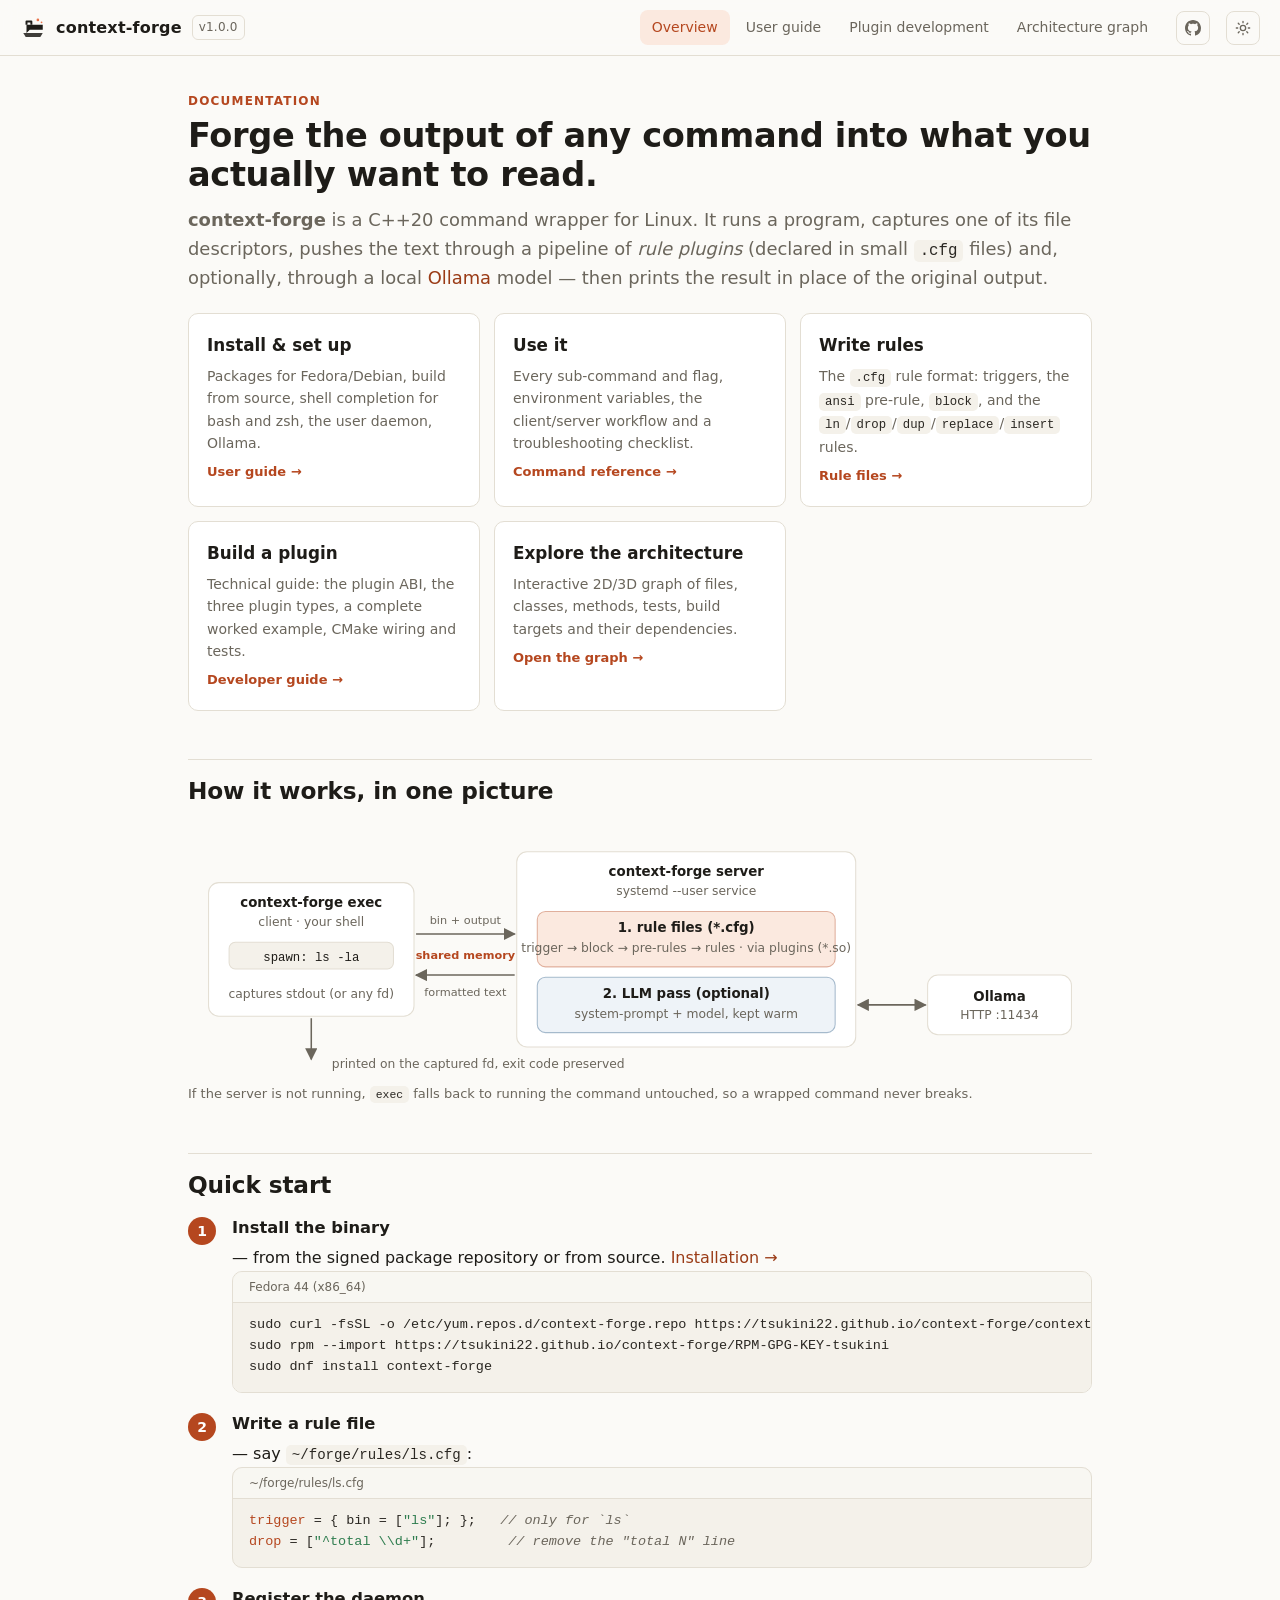
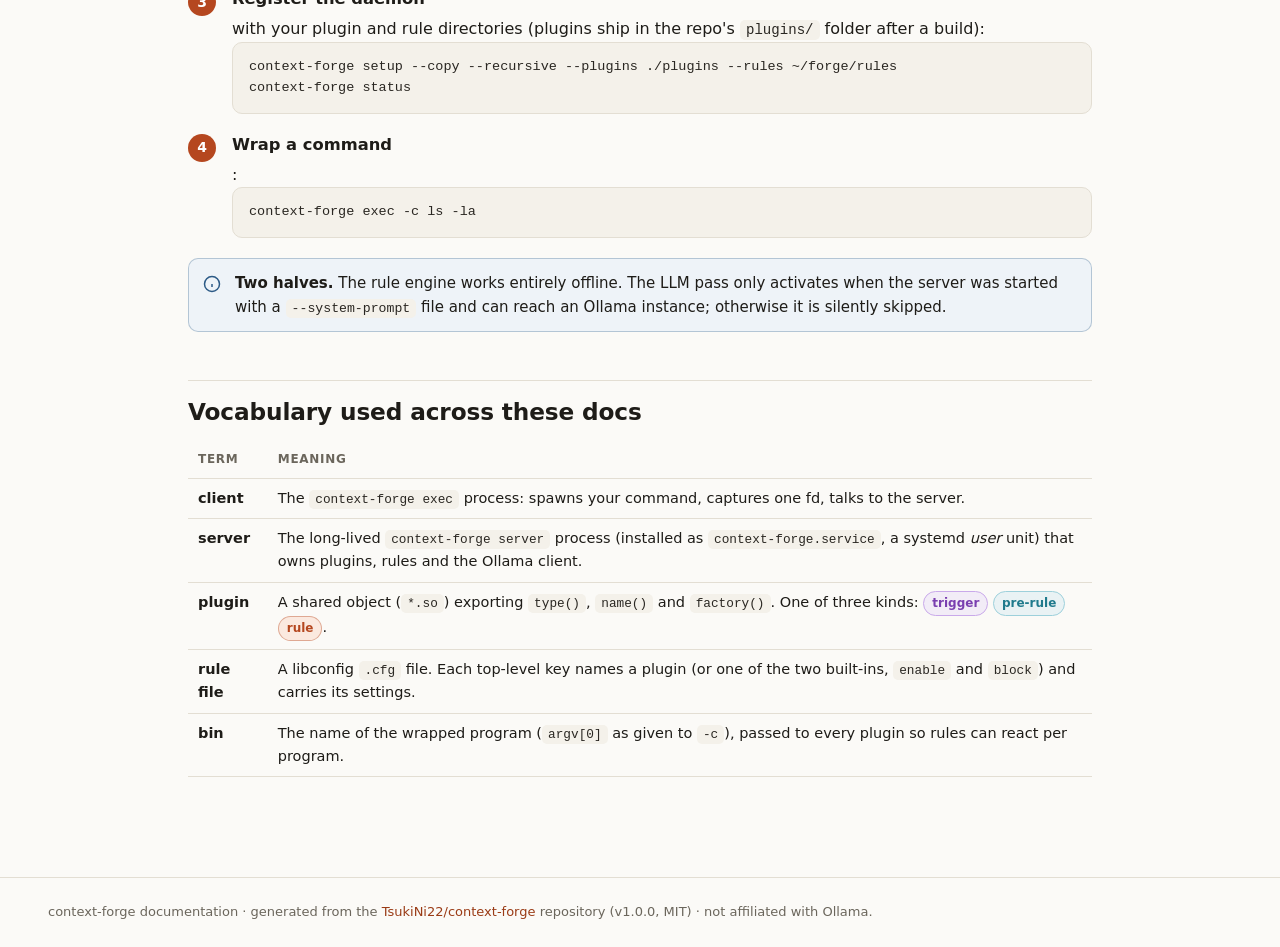
<file: index.html>
<!DOCTYPE html>
<html lang="en">
<head>
<meta charset="utf-8">
<meta name="viewport" content="width=device-width, initial-scale=1">
<title>Overview · context-forge docs</title>
<meta name="description" content="context-forge: a C++20 wrapper that reformats command output with rule plugins and a local LLM.">
<link rel="icon" href="data:image/svg+xml,%3Csvg xmlns='http://www.w3.org/2000/svg' viewBox='0 0 32 32'%3E%3Cpath d='M4 22h24l-3 5H7z' fill='%23b5471f'/%3E%3Cpath d='M8 12h20v6H12l-4 4z' fill='%23b5471f'/%3E%3C/svg%3E">
<link rel="stylesheet" href="assets/style.css">
<script>try{var t=localStorage.getItem('cf-theme');if(t)document.documentElement.setAttribute('data-theme',t);}catch(e){}</script>

</head>
<body>
<header class="topbar">
  <button class="icon-btn menu-btn" aria-label="Open navigation"><svg width="18" height="18" viewBox="0 0 24 24" fill="none" stroke="currentColor" stroke-width="2" stroke-linecap="round"><path d="M4 6h16M4 12h16M4 18h16"/></svg></button>
  <a class="brand" href="index.html"><svg class="logo" viewBox="0 0 32 32" fill="none" aria-hidden="true"><path d="M4 22h24l-3 5H7l-3-5Z" fill="currentColor" opacity=".85"/><path d="M8 12h20v6H12l-4 4v-10Z" fill="currentColor"/><path d="M8 12V8h6v4" stroke="currentColor" stroke-width="2.4" stroke-linejoin="round"/><circle cx="22" cy="6" r="1.6" fill="#e8734a"/><circle cx="26.5" cy="9" r="1.1" fill="#e8734a"/></svg><span>context-forge</span><span class="ver">v1.0.0</span></a>
  <nav class="topnav">
<a href="index.html" class="active">Overview</a>
<a href="install.html">User guide</a>
<a href="plugins.html">Plugin development</a>
<a href="graph.html">Architecture graph</a>
  </nav>
  <a class="icon-btn" href="https://github.com/TsukiNi22/context-forge" title="GitHub repository" aria-label="GitHub repository"><svg width="16" height="16" viewBox="0 0 16 16" fill="currentColor"><path d="M8 0C3.58 0 0 3.58 0 8c0 3.54 2.29 6.53 5.47 7.59.4.07.55-.17.55-.38 0-.19-.01-.82-.01-1.49-2.01.37-2.53-.49-2.69-.94-.09-.23-.48-.94-.82-1.13-.28-.15-.68-.52-.01-.53.63-.01 1.08.58 1.23.82.72 1.21 1.87.87 2.33.66.07-.52.28-.87.51-1.07-1.78-.2-3.64-.89-3.64-3.95 0-.87.31-1.59.82-2.15-.08-.2-.36-1.02.08-2.12 0 0 .67-.21 2.2.82.64-.18 1.32-.27 2-.27.68 0 1.36.09 2 .27 1.53-1.04 2.2-.82 2.2-.82.44 1.1.16 1.92.08 2.12.51.56.82 1.27.82 2.15 0 3.07-1.87 3.75-3.65 3.95.29.25.54.73.54 1.48 0 1.07-.01 1.93-.01 2.2 0 .21.15.46.55.38A8.013 8.013 0 0 0 16 8c0-4.42-3.58-8-8-8Z"/></svg></a>
  <button class="icon-btn" data-theme-toggle title="Toggle light/dark theme" aria-label="Toggle theme"><svg width="16" height="16" viewBox="0 0 24 24" fill="none" stroke="currentColor" stroke-width="2" stroke-linecap="round"><circle cx="12" cy="12" r="4"/><path d="M12 2v2M12 20v2M4.9 4.9l1.4 1.4M17.7 17.7l1.4 1.4M2 12h2M20 12h2M4.9 19.1l1.4-1.4M17.7 6.3l1.4-1.4"/></svg></button>
</header>

<main class="content" style="max-width: 1000px; margin: 0 auto;">
<div class="page-eyebrow">Documentation</div>
<h1>Forge the output of any command into what you actually want to read.</h1>
<p class="lead"><strong>context-forge</strong> is a C++20 command wrapper for Linux. It runs a program, captures one of its file descriptors, pushes the text through a pipeline of <em>rule plugins</em> (declared in small <code>.cfg</code> files) and, optionally, through a local <a href="https://ollama.com">Ollama</a> model — then prints the result in place of the original output.</p>

<div class="cards">
  <a class="card" href="install.html">
    <h3>Install &amp; set up</h3>
    <p>Packages for Fedora/Debian, build from source, shell completion for bash and zsh, the user daemon, Ollama.</p>
    <span class="go">User guide →</span>
  </a>
  <a class="card" href="usage.html">
    <h3>Use it</h3>
    <p>Every sub-command and flag, environment variables, the client/server workflow and a troubleshooting checklist.</p>
    <span class="go">Command reference →</span>
  </a>
  <a class="card" href="rules.html">
    <h3>Write rules</h3>
    <p>The <code>.cfg</code> rule format: triggers, the <code>ansi</code> pre-rule, <code>block</code>, and the <code>ln</code>/<code>drop</code>/<code>dup</code>/<code>replace</code>/<code>insert</code> rules.</p>
    <span class="go">Rule files →</span>
  </a>
  <a class="card" href="plugins.html">
    <h3>Build a plugin</h3>
    <p>Technical guide: the plugin ABI, the three plugin types, a complete worked example, CMake wiring and tests.</p>
    <span class="go">Developer guide →</span>
  </a>
  <a class="card" href="graph.html">
    <h3>Explore the architecture</h3>
    <p>Interactive 2D/3D graph of files, classes, methods, tests, build targets and their dependencies.</p>
    <span class="go">Open the graph →</span>
  </a>
</div>

<h2 id="how">How it works, in one picture</h2>
<figure>
<svg class="diagram" viewBox="0 0 880 250" role="img" aria-label="Flow: your shell runs context-forge exec, which spawns the command, captures its output and sends it through shared memory to the context-forge server (a systemd user service). The server applies rule files with plugins, optionally an Ollama model, and returns the formatted text which the client prints.">
  <defs>
    <marker id="arrow" viewBox="0 0 10 10" refX="9" refY="5" markerWidth="8" markerHeight="8" orient="auto-start-reverse"><path d="M0 0L10 5L0 10z" fill="var(--muted)"/></marker>
  </defs>
  <g font-family="var(--font)" font-size="13" fill="var(--text)">
    <!-- client -->
    <rect x="20" y="60" width="200" height="130" rx="10" fill="var(--surface)" stroke="var(--border)"/>
    <text x="120" y="84" text-anchor="middle" font-weight="700">context-forge exec</text>
    <text x="120" y="102" text-anchor="middle" fill="var(--muted)" font-size="12">client · your shell</text>
    <rect x="40" y="118" width="160" height="26" rx="6" fill="var(--code-bg)" stroke="var(--border)"/>
    <text x="120" y="136" text-anchor="middle" font-family="var(--mono)" font-size="12">spawn: ls -la</text>
    <text x="120" y="172" text-anchor="middle" fill="var(--muted)" font-size="12">captures stdout (or any fd)</text>

    <!-- shm -->
    <path d="M222 110 H318" stroke="var(--muted)" stroke-width="1.5" marker-end="url(#arrow)"/>
    <path d="M318 150 H222" stroke="var(--muted)" stroke-width="1.5" marker-end="url(#arrow)"/>
    <text x="270" y="100" text-anchor="middle" fill="var(--muted)" font-size="11">bin + output</text>
    <text x="270" y="170" text-anchor="middle" fill="var(--muted)" font-size="11">formatted text</text>
    <text x="270" y="134" text-anchor="middle" font-size="11" fill="var(--accent)" font-weight="600">shared memory</text>

    <!-- server -->
    <rect x="320" y="30" width="330" height="190" rx="10" fill="var(--surface)" stroke="var(--border)"/>
    <text x="485" y="54" text-anchor="middle" font-weight="700">context-forge server</text>
    <text x="485" y="72" text-anchor="middle" fill="var(--muted)" font-size="12">systemd --user service</text>
    <rect x="340" y="88" width="290" height="54" rx="8" fill="var(--accent-soft)" stroke="var(--accent)" stroke-opacity=".4"/>
    <text x="485" y="108" text-anchor="middle" font-weight="600">1. rule files (*.cfg)</text>
    <text x="485" y="128" text-anchor="middle" font-size="12" fill="var(--muted)">trigger → block → pre-rules → rules · via plugins (*.so)</text>
    <rect x="340" y="152" width="290" height="54" rx="8" fill="var(--info-bg)" stroke="var(--info)" stroke-opacity=".4"/>
    <text x="485" y="172" text-anchor="middle" font-weight="600">2. LLM pass (optional)</text>
    <text x="485" y="192" text-anchor="middle" font-size="12" fill="var(--muted)">system-prompt + model, kept warm</text>

    <!-- ollama -->
    <path d="M652 179 H718" stroke="var(--muted)" stroke-width="1.5" marker-end="url(#arrow)" marker-start="url(#arrow)"/>
    <rect x="720" y="150" width="140" height="58" rx="10" fill="var(--surface)" stroke="var(--border)"/>
    <text x="790" y="175" text-anchor="middle" font-weight="700">Ollama</text>
    <text x="790" y="193" text-anchor="middle" fill="var(--muted)" font-size="12">HTTP :11434</text>

    <!-- output -->
    <path d="M120 192 V232" stroke="var(--muted)" stroke-width="1.5" marker-end="url(#arrow)"/>
    <text x="140" y="240" fill="var(--muted)" font-size="12">printed on the captured fd, exit code preserved</text>
  </g>
</svg>
<figcaption>If the server is not running, <code>exec</code> falls back to running the command untouched, so a wrapped command never breaks.</figcaption>
</figure>

<h2 id="quick">Quick start</h2>
<ol class="steps">
  <li><strong>Install the binary</strong> — from the signed package repository or from source. <a href="install.html">Installation →</a>
<pre data-title="Fedora 44 (x86_64)"><code>sudo curl -fsSL -o /etc/yum.repos.d/context-forge.repo https://tsukini22.github.io/context-forge/context-forge.repo
sudo rpm --import https://tsukini22.github.io/context-forge/RPM-GPG-KEY-tsukini
sudo dnf install context-forge</code></pre></li>
  <li><strong>Write a rule file</strong> — say <code>~/forge/rules/ls.cfg</code>:
<pre data-title="~/forge/rules/ls.cfg"><code><span class="k">trigger</span> = { bin = [<span class="s">"ls"</span>]; };   <span class="c">// only for `ls`</span>
<span class="k">drop</span> = [<span class="s">"^total \\d+"</span>];         <span class="c">// remove the "total N" line</span></code></pre></li>
  <li><strong>Register the daemon</strong> with your plugin and rule directories (plugins ship in the repo's <code>plugins/</code> folder after a build):
<pre><code>context-forge setup --copy --recursive --plugins ./plugins --rules ~/forge/rules
context-forge status</code></pre></li>
  <li><strong>Wrap a command</strong>:
<pre><code>context-forge exec -c ls -la</code></pre></li>
</ol>

<div class="callout note"><svg viewBox="0 0 24 24" fill="none" stroke="currentColor" stroke-width="2"><circle cx="12" cy="12" r="10"/><path d="M12 16v-4M12 8h.01"/></svg><div><p><strong>Two halves.</strong> The rule engine works entirely offline. The LLM pass only activates when the server was started with a <code>--system-prompt</code> file and can reach an Ollama instance; otherwise it is silently skipped.</p></div></div>

<h2 id="glossary">Vocabulary used across these docs</h2>
<div class="table-wrap"><table>
<tr><th>Term</th><th>Meaning</th></tr>
<tr><td><strong>client</strong></td><td>The <code>context-forge exec</code> process: spawns your command, captures one fd, talks to the server.</td></tr>
<tr><td><strong>server</strong></td><td>The long-lived <code>context-forge server</code> process (installed as <code>context-forge.service</code>, a systemd <em>user</em> unit) that owns plugins, rules and the Ollama client.</td></tr>
<tr><td><strong>plugin</strong></td><td>A shared object (<code>*.so</code>) exporting <code>type()</code>, <code>name()</code> and <code>factory()</code>. One of three kinds: <span class="pill trigger">trigger</span> <span class="pill pre">pre-rule</span> <span class="pill rule">rule</span>.</td></tr>
<tr><td><strong>rule file</strong></td><td>A libconfig <code>.cfg</code> file. Each top-level key names a plugin (or one of the two built-ins, <code>enable</code> and <code>block</code>) and carries its settings.</td></tr>
<tr><td><strong>bin</strong></td><td>The name of the wrapped program (<code>argv[0]</code> as given to <code>-c</code>), passed to every plugin so rules can react per program.</td></tr>
</table></div>
</main>

<footer class="site">context-forge documentation · generated from the <a href="https://github.com/TsukiNi22/context-forge">TsukiNi22/context-forge</a> repository (v1.0.0, MIT) · not affiliated with Ollama.</footer>
<script src="assets/site.js"></script>

</body>
</html>
</file>
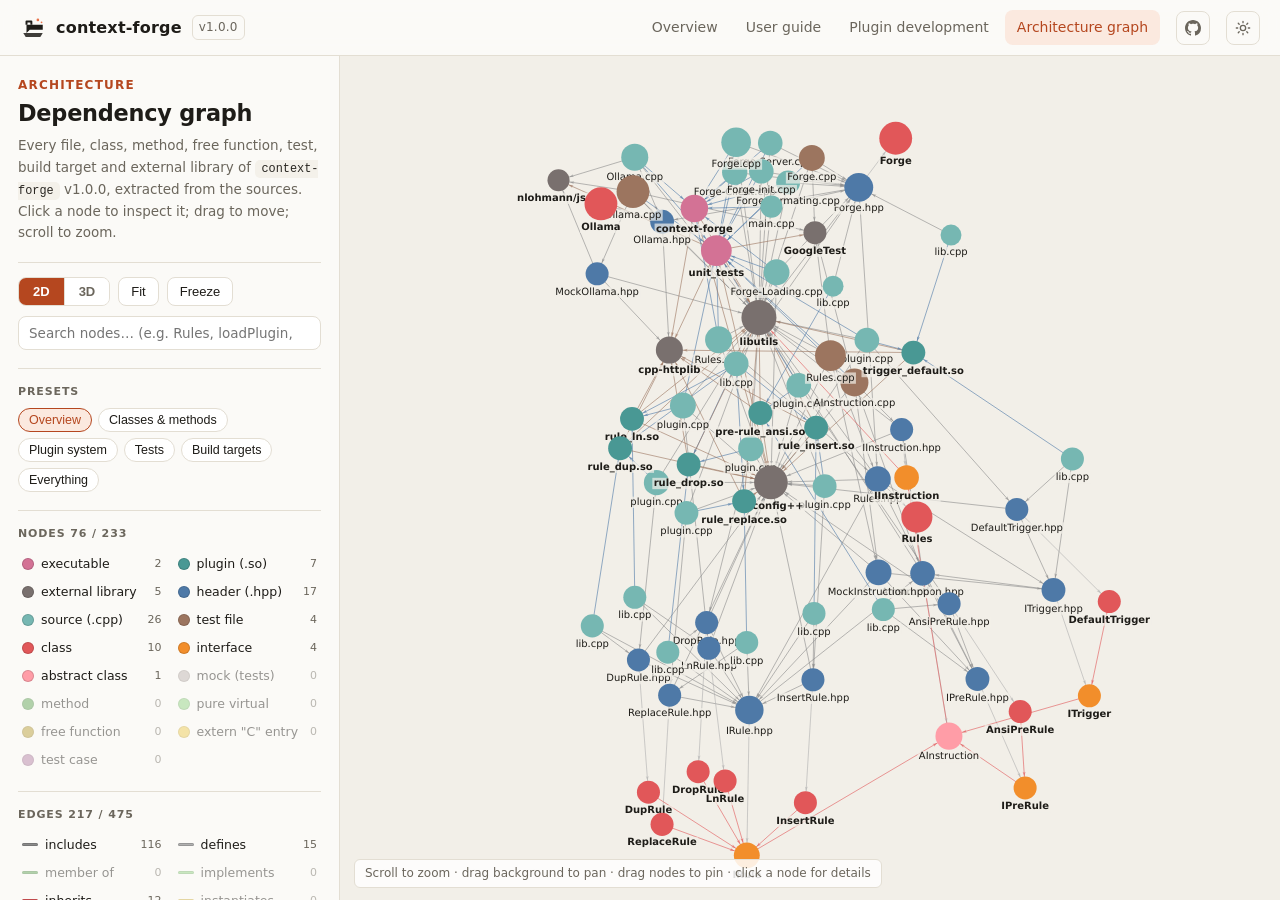
<file: graph.html>
<!DOCTYPE html>
<html lang="en">
<head>
<meta charset="utf-8">
<meta name="viewport" content="width=device-width, initial-scale=1">
<title>Architecture graph · context-forge docs</title>
<meta name="description" content="Interactive 2D/3D dependency graph of context-forge: files, classes, methods, functions, tests, build targets and external libraries.">
<link rel="icon" href="data:image/svg+xml,%3Csvg xmlns='http://www.w3.org/2000/svg' viewBox='0 0 32 32'%3E%3Cpath d='M4 22h24l-3 5H7z' fill='%23b5471f'/%3E%3Cpath d='M8 12h20v6H12l-4 4z' fill='%23b5471f'/%3E%3C/svg%3E">
<link rel="stylesheet" href="assets/style.css">
<script>try{var t=localStorage.getItem('cf-theme');if(t)document.documentElement.setAttribute('data-theme',t);}catch(e){}</script>
<link rel="stylesheet" href="assets/graph.css">
</head>
<body>
<header class="topbar">
  <button class="icon-btn menu-btn" aria-label="Open navigation"><svg width="18" height="18" viewBox="0 0 24 24" fill="none" stroke="currentColor" stroke-width="2" stroke-linecap="round"><path d="M4 6h16M4 12h16M4 18h16"/></svg></button>
  <a class="brand" href="index.html"><svg class="logo" viewBox="0 0 32 32" fill="none" aria-hidden="true"><path d="M4 22h24l-3 5H7l-3-5Z" fill="currentColor" opacity=".85"/><path d="M8 12h20v6H12l-4 4v-10Z" fill="currentColor"/><path d="M8 12V8h6v4" stroke="currentColor" stroke-width="2.4" stroke-linejoin="round"/><circle cx="22" cy="6" r="1.6" fill="#e8734a"/><circle cx="26.5" cy="9" r="1.1" fill="#e8734a"/></svg><span>context-forge</span><span class="ver">v1.0.0</span></a>
  <nav class="topnav">
<a href="index.html">Overview</a>
<a href="install.html">User guide</a>
<a href="plugins.html">Plugin development</a>
<a href="graph.html" class="active">Architecture graph</a>
  </nav>
  <a class="icon-btn" href="https://github.com/TsukiNi22/context-forge" title="GitHub repository" aria-label="GitHub repository"><svg width="16" height="16" viewBox="0 0 16 16" fill="currentColor"><path d="M8 0C3.58 0 0 3.58 0 8c0 3.54 2.29 6.53 5.47 7.59.4.07.55-.17.55-.38 0-.19-.01-.82-.01-1.49-2.01.37-2.53-.49-2.69-.94-.09-.23-.48-.94-.82-1.13-.28-.15-.68-.52-.01-.53.63-.01 1.08.58 1.23.82.72 1.21 1.87.87 2.33.66.07-.52.28-.87.51-1.07-1.78-.2-3.64-.89-3.64-3.95 0-.87.31-1.59.82-2.15-.08-.2-.36-1.02.08-2.12 0 0 .67-.21 2.2.82.64-.18 1.32-.27 2-.27.68 0 1.36.09 2 .27 1.53-1.04 2.2-.82 2.2-.82.44 1.1.16 1.92.08 2.12.51.56.82 1.27.82 2.15 0 3.07-1.87 3.75-3.65 3.95.29.25.54.73.54 1.48 0 1.07-.01 1.93-.01 2.2 0 .21.15.46.55.38A8.013 8.013 0 0 0 16 8c0-4.42-3.58-8-8-8Z"/></svg></a>
  <button class="icon-btn" data-theme-toggle title="Toggle light/dark theme" aria-label="Toggle theme"><svg width="16" height="16" viewBox="0 0 24 24" fill="none" stroke="currentColor" stroke-width="2" stroke-linecap="round"><circle cx="12" cy="12" r="4"/><path d="M12 2v2M12 20v2M4.9 4.9l1.4 1.4M17.7 17.7l1.4 1.4M2 12h2M20 12h2M4.9 19.1l1.4-1.4M17.7 6.3l1.4-1.4"/></svg></button>
</header>

<div class="graph-shell">
  <aside class="graph-panel" id="panel">
    <div class="gp-head">
      <div class="page-eyebrow">Architecture</div>
      <h1>Dependency graph</h1>
      <p class="muted">Every file, class, method, free function, test, build target and external library of <code>context-forge</code> v1.0.0, extracted from the sources. Click a node to inspect it; drag to move; scroll to zoom.</p>
    </div>

    <div class="gp-section">
      <div class="gp-row">
        <div class="seg" role="group" aria-label="Renderer">
          <button id="mode2d" class="active">2D</button>
          <button id="mode3d">3D</button>
        </div>
        <button class="btn" id="fit" title="Fit graph to view">Fit</button>
        <button class="btn" id="pause" title="Freeze / resume the force simulation">Freeze</button>
      </div>
      <input id="search" type="search" placeholder="Search nodes… (e.g. Rules, loadPlugin, .cfg)" autocomplete="off">
    </div>

    <div class="gp-section">
      <h4>Presets</h4>
      <div class="chips" id="presets">
        <button data-preset="overview">Overview</button>
        <button data-preset="classes">Classes &amp; methods</button>
        <button data-preset="plugins">Plugin system</button>
        <button data-preset="tests">Tests</button>
        <button data-preset="build">Build targets</button>
        <button data-preset="all">Everything</button>
      </div>
    </div>

    <div class="gp-section">
      <h4>Nodes <span class="muted" id="nodeCount"></span></h4>
      <div class="legend" id="nodeKinds"></div>
    </div>

    <div class="gp-section">
      <h4>Edges <span class="muted" id="linkCount"></span></h4>
      <div class="legend" id="linkKinds"></div>
    </div>

    <div class="gp-section">
      <h4>Options</h4>
      <label class="opt"><input type="checkbox" id="labels" checked> Show labels (2D)</label>
      <label class="opt"><input type="checkbox" id="particles"> Animate edge direction</label>
      <label class="opt"><input type="checkbox" id="colorGroup"> Colour by module instead of kind</label>
      <label class="opt"><input type="checkbox" id="isolate"> Isolate selection (show only its neighbourhood)</label>
    </div>

    <div class="gp-section gp-help">
      <h4>Reading the graph</h4>
      <p>Arrows point from the dependent to the dependency: <em>file → header it includes</em>, <em>class → base class</em>, <em>test → class under test</em>, <em>source → target it is compiled into</em>, <em>target → library it links</em>. Node size grows with the number of connections.</p>
      <p>Data is generated by <code>tools/extract_graph.py</code> (included in this bundle) from the repository's <code>include/</code>, <code>src/</code>, <code>tests/</code> and <code>CMakeLists.txt</code>.</p>
    </div>
  </aside>

  <div class="graph-stage">
    <div id="graph"></div>
    <button class="panel-toggle" id="panelToggle" aria-label="Toggle control panel">☰</button>
    <div class="details" id="details" hidden>
      <button class="close" id="detailsClose" aria-label="Close">×</button>
      <div class="d-kind" id="dKind"></div>
      <h3 id="dTitle"></h3>
      <div class="d-meta" id="dMeta"></div>
      <div class="d-links" id="dLinks"></div>
    </div>
    <div class="hint" id="hint">Loading graph…</div>
  </div>
</div>

<footer class="site">context-forge documentation · generated from the <a href="https://github.com/TsukiNi22/context-forge">TsukiNi22/context-forge</a> repository (v1.0.0, MIT) · not affiliated with Ollama.</footer>
<script src="assets/site.js"></script>
<script src="assets/vendor/force-graph.min.js"></script>
<script src="assets/vendor/3d-force-graph.min.js"></script>
<script src="assets/graph-data.js"></script>
<script src="assets/graph.js"></script>
</body>
</html>
</file>
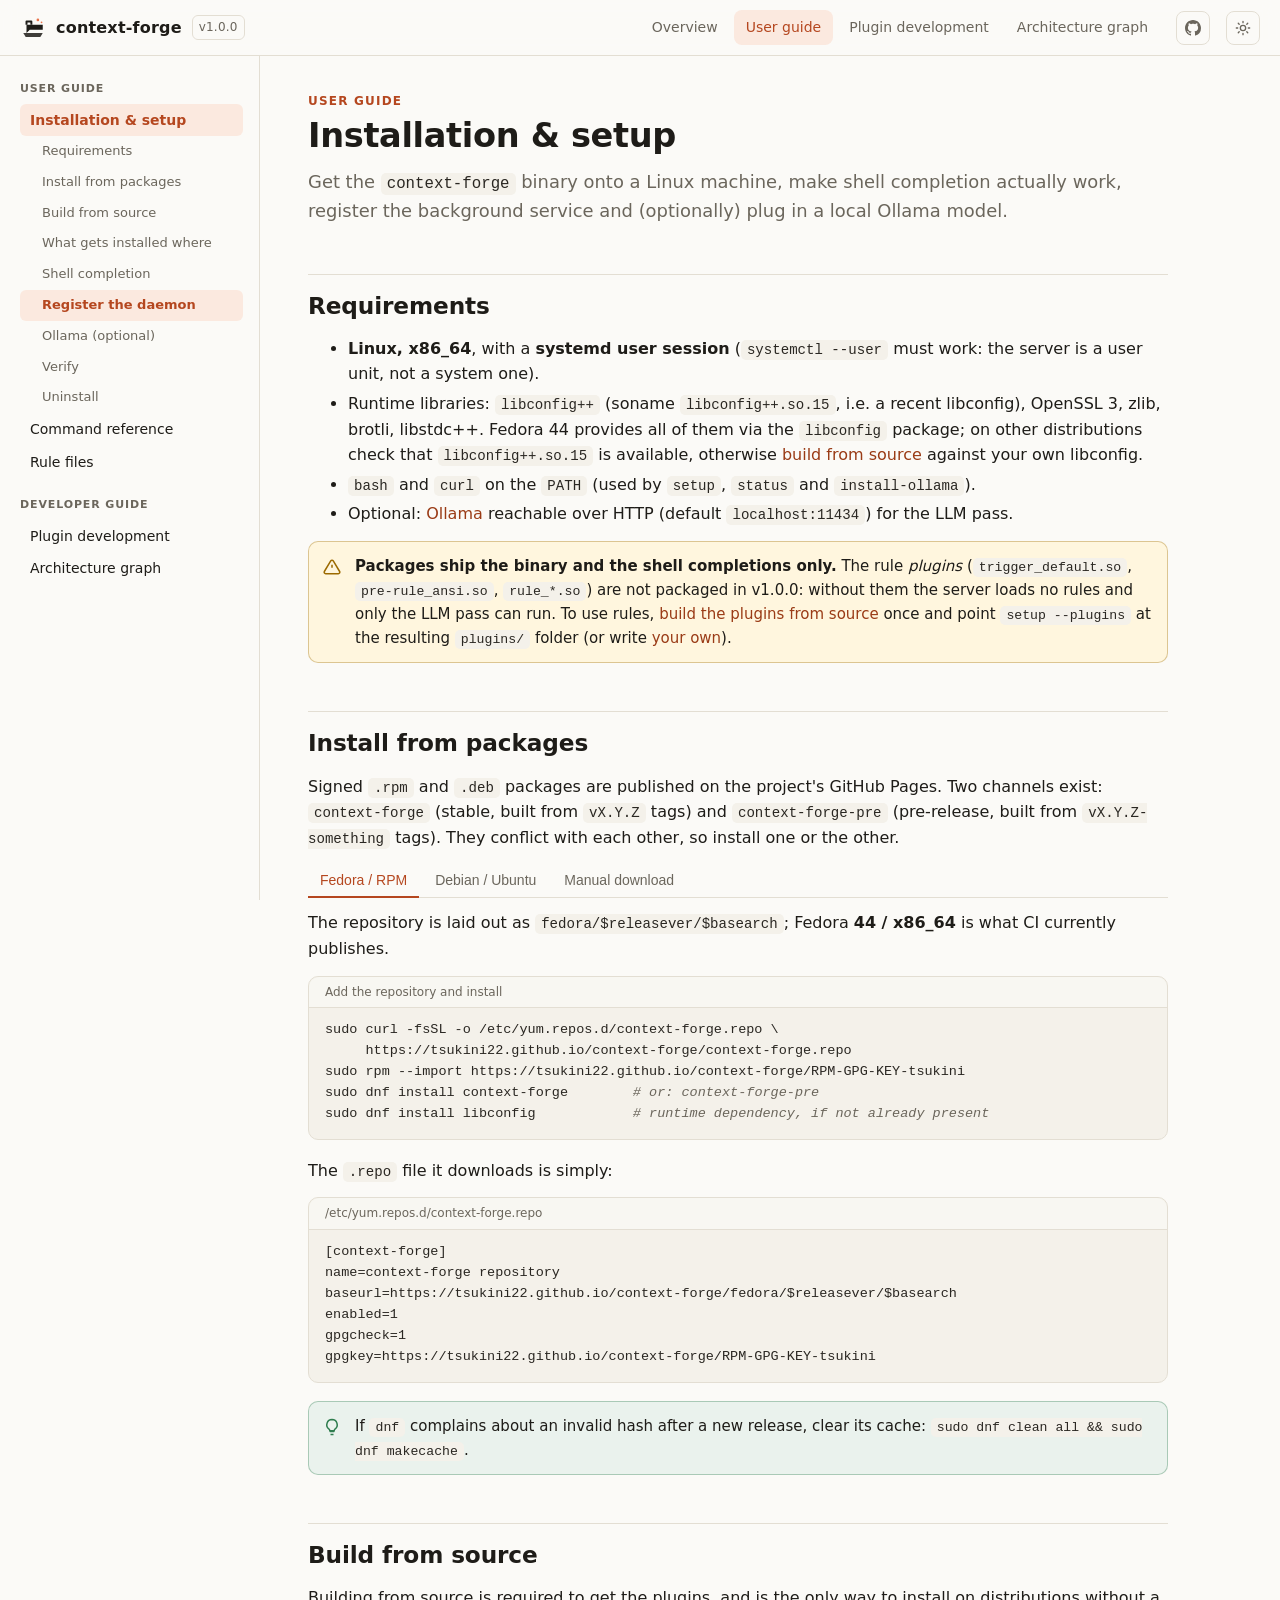
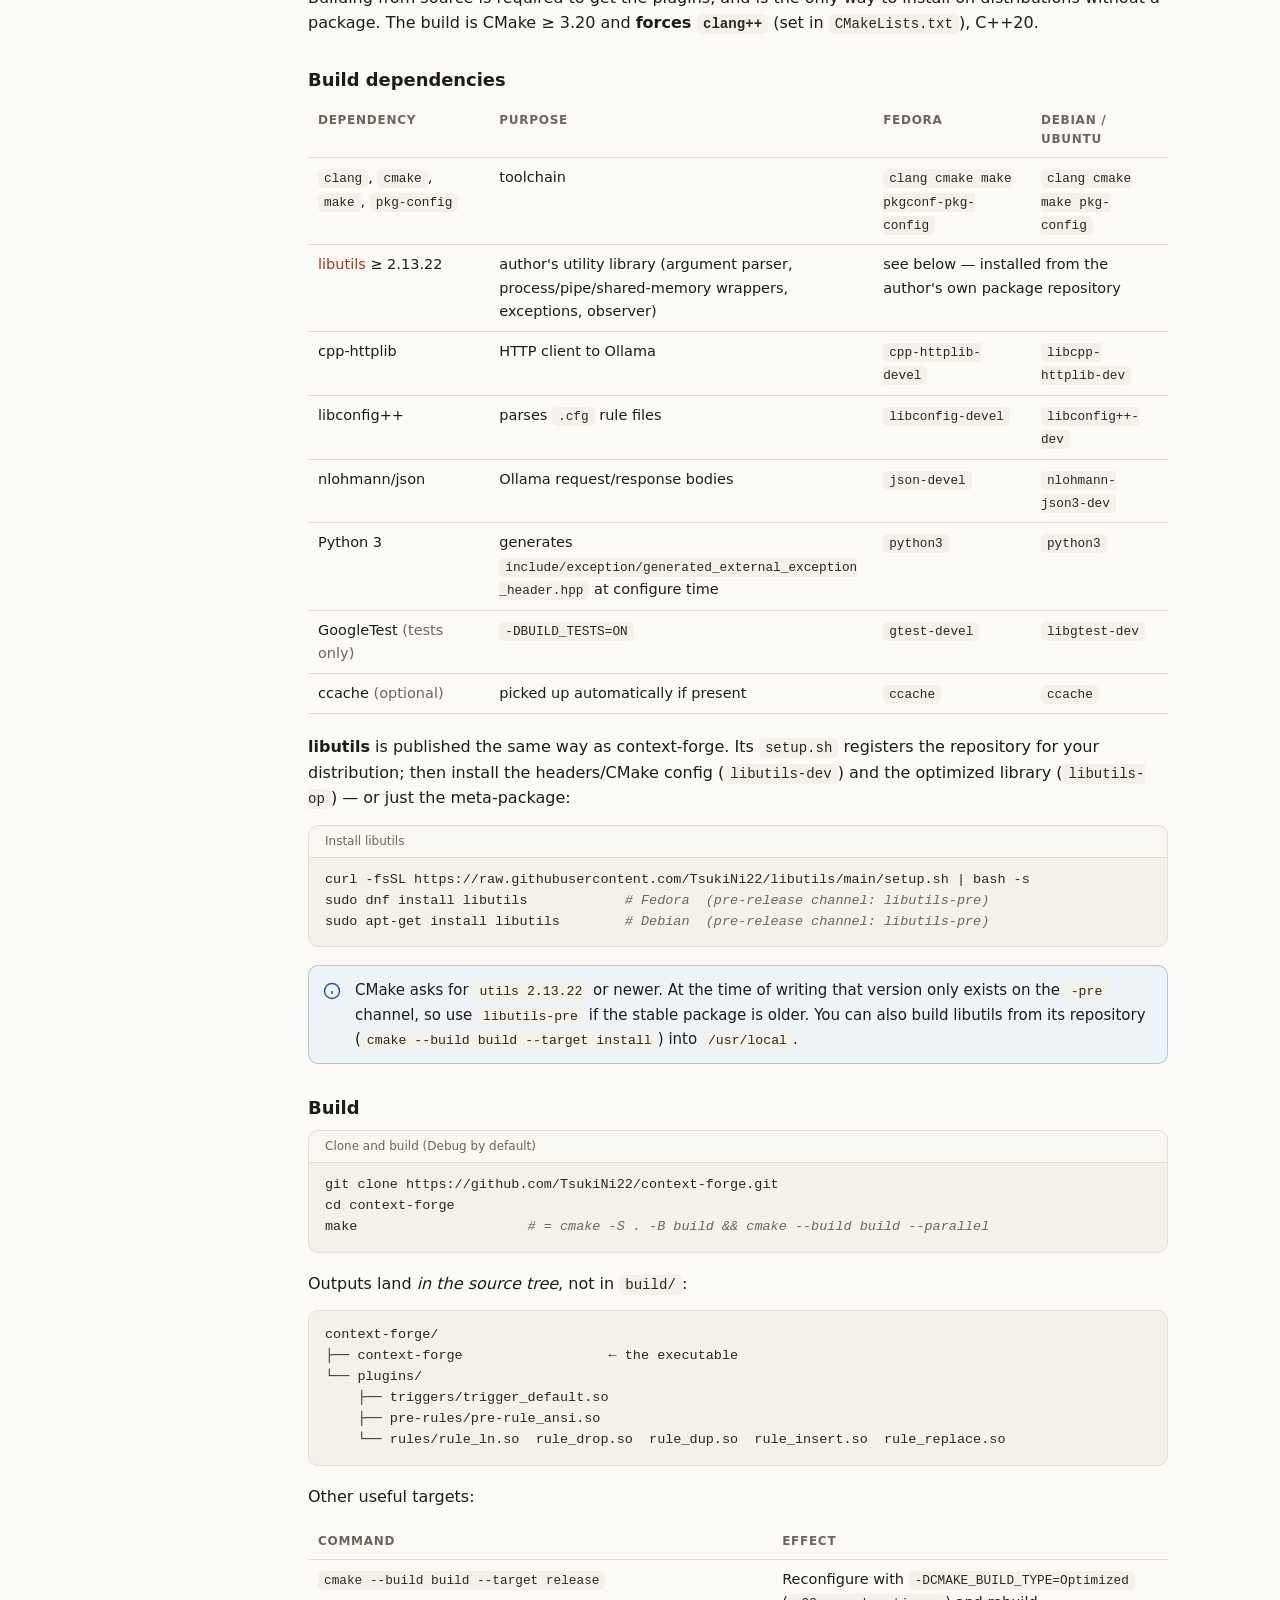
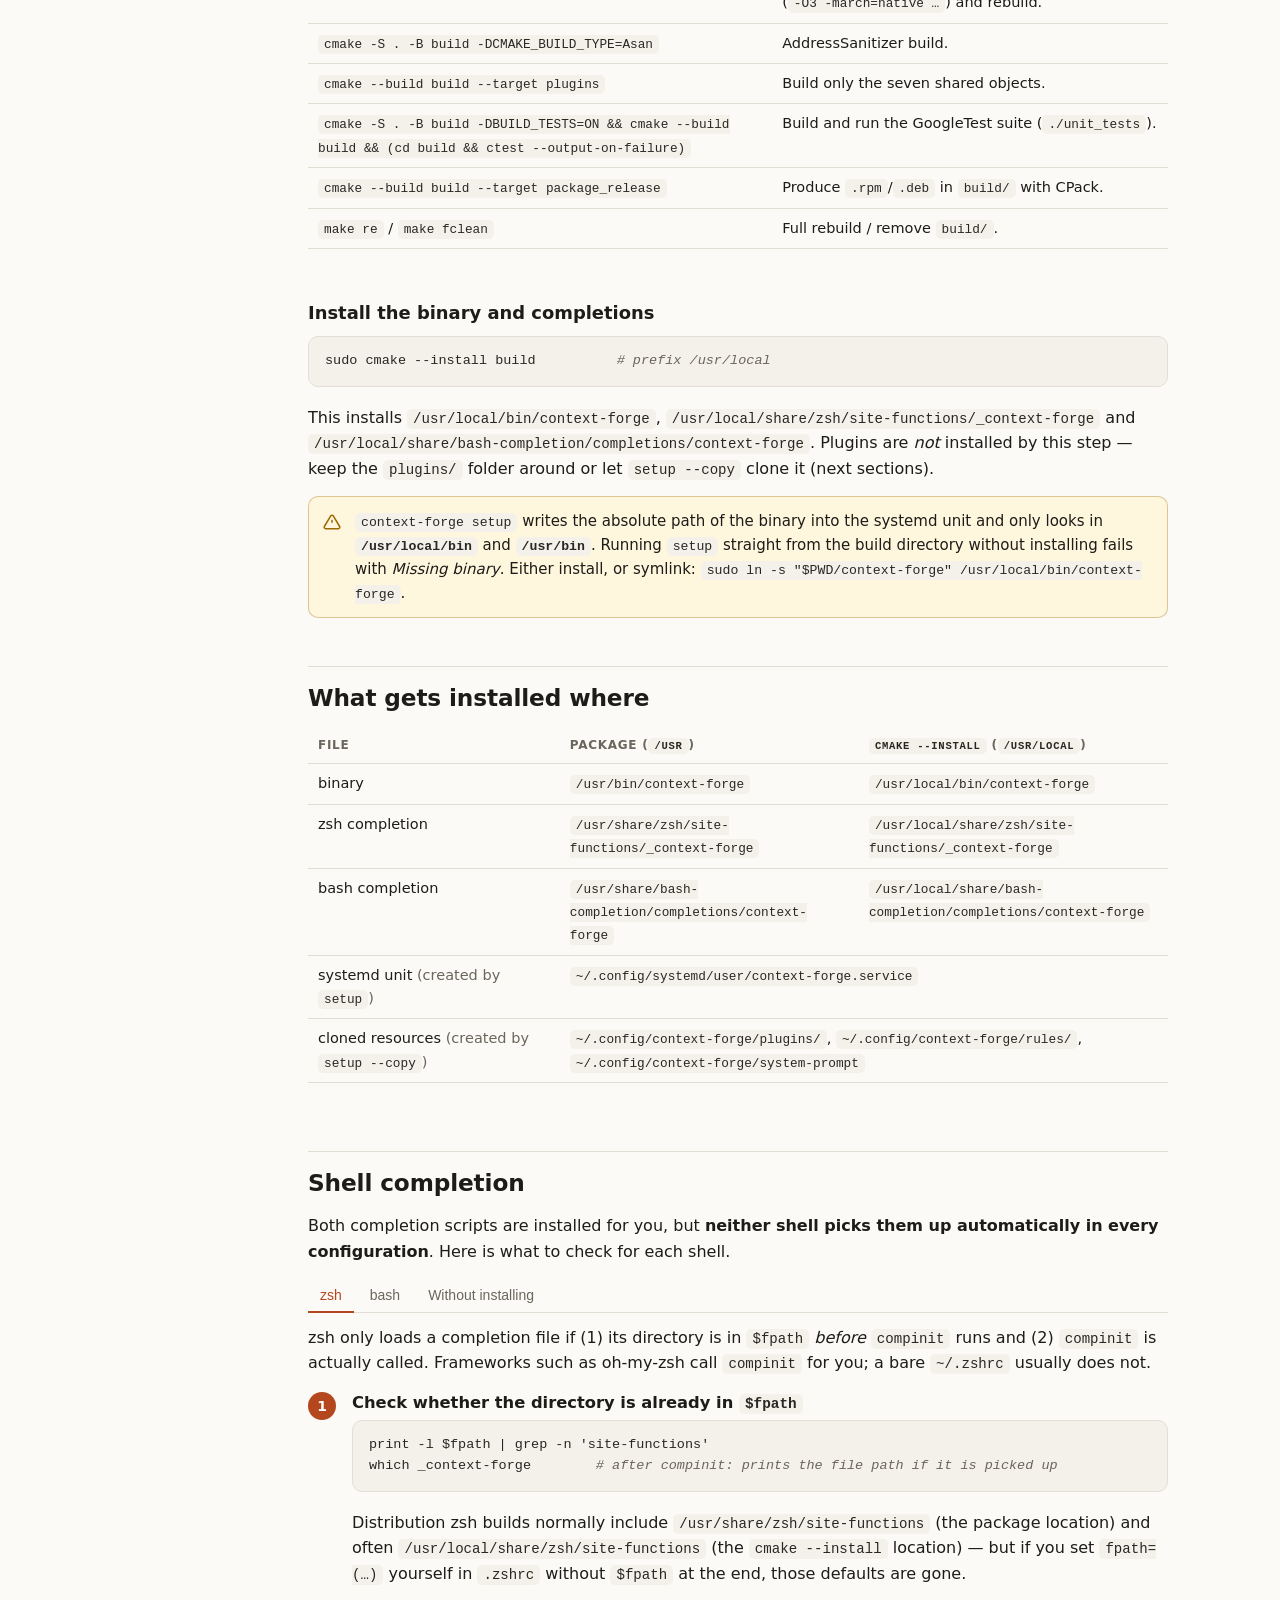
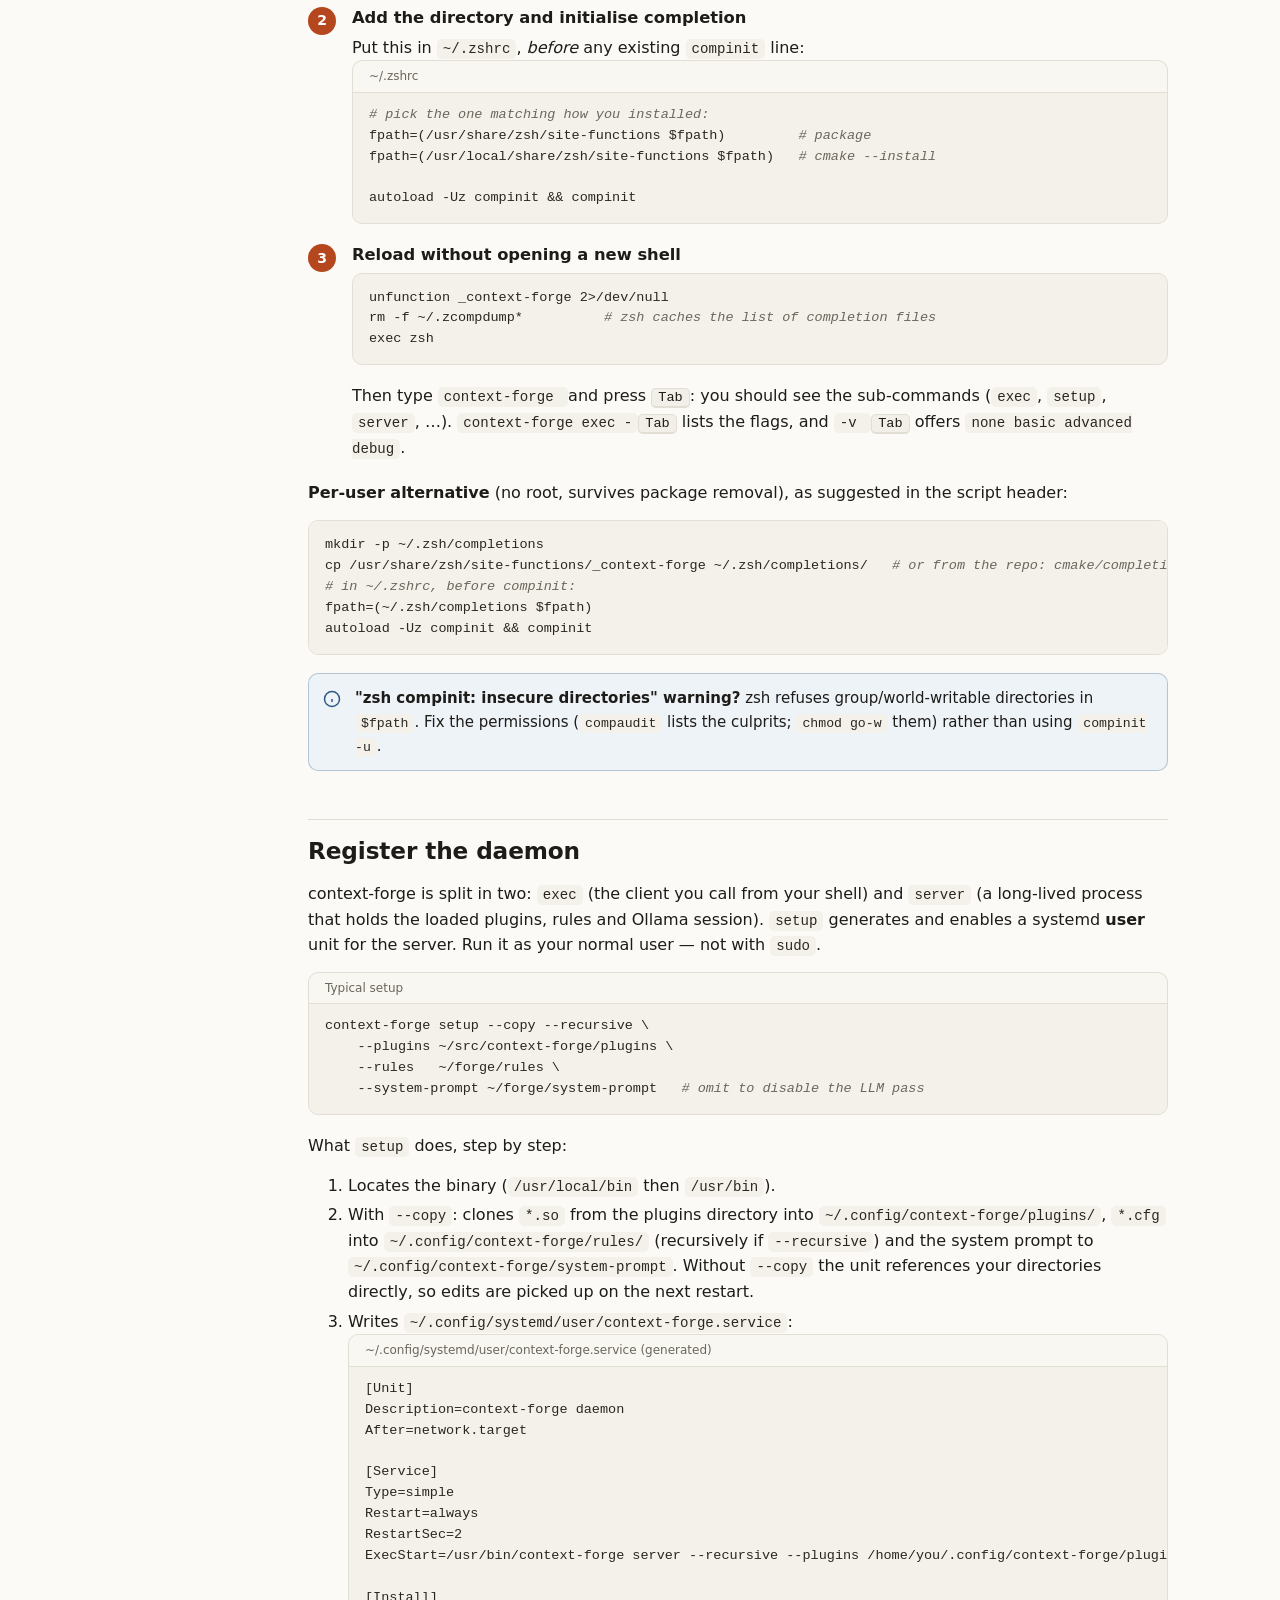
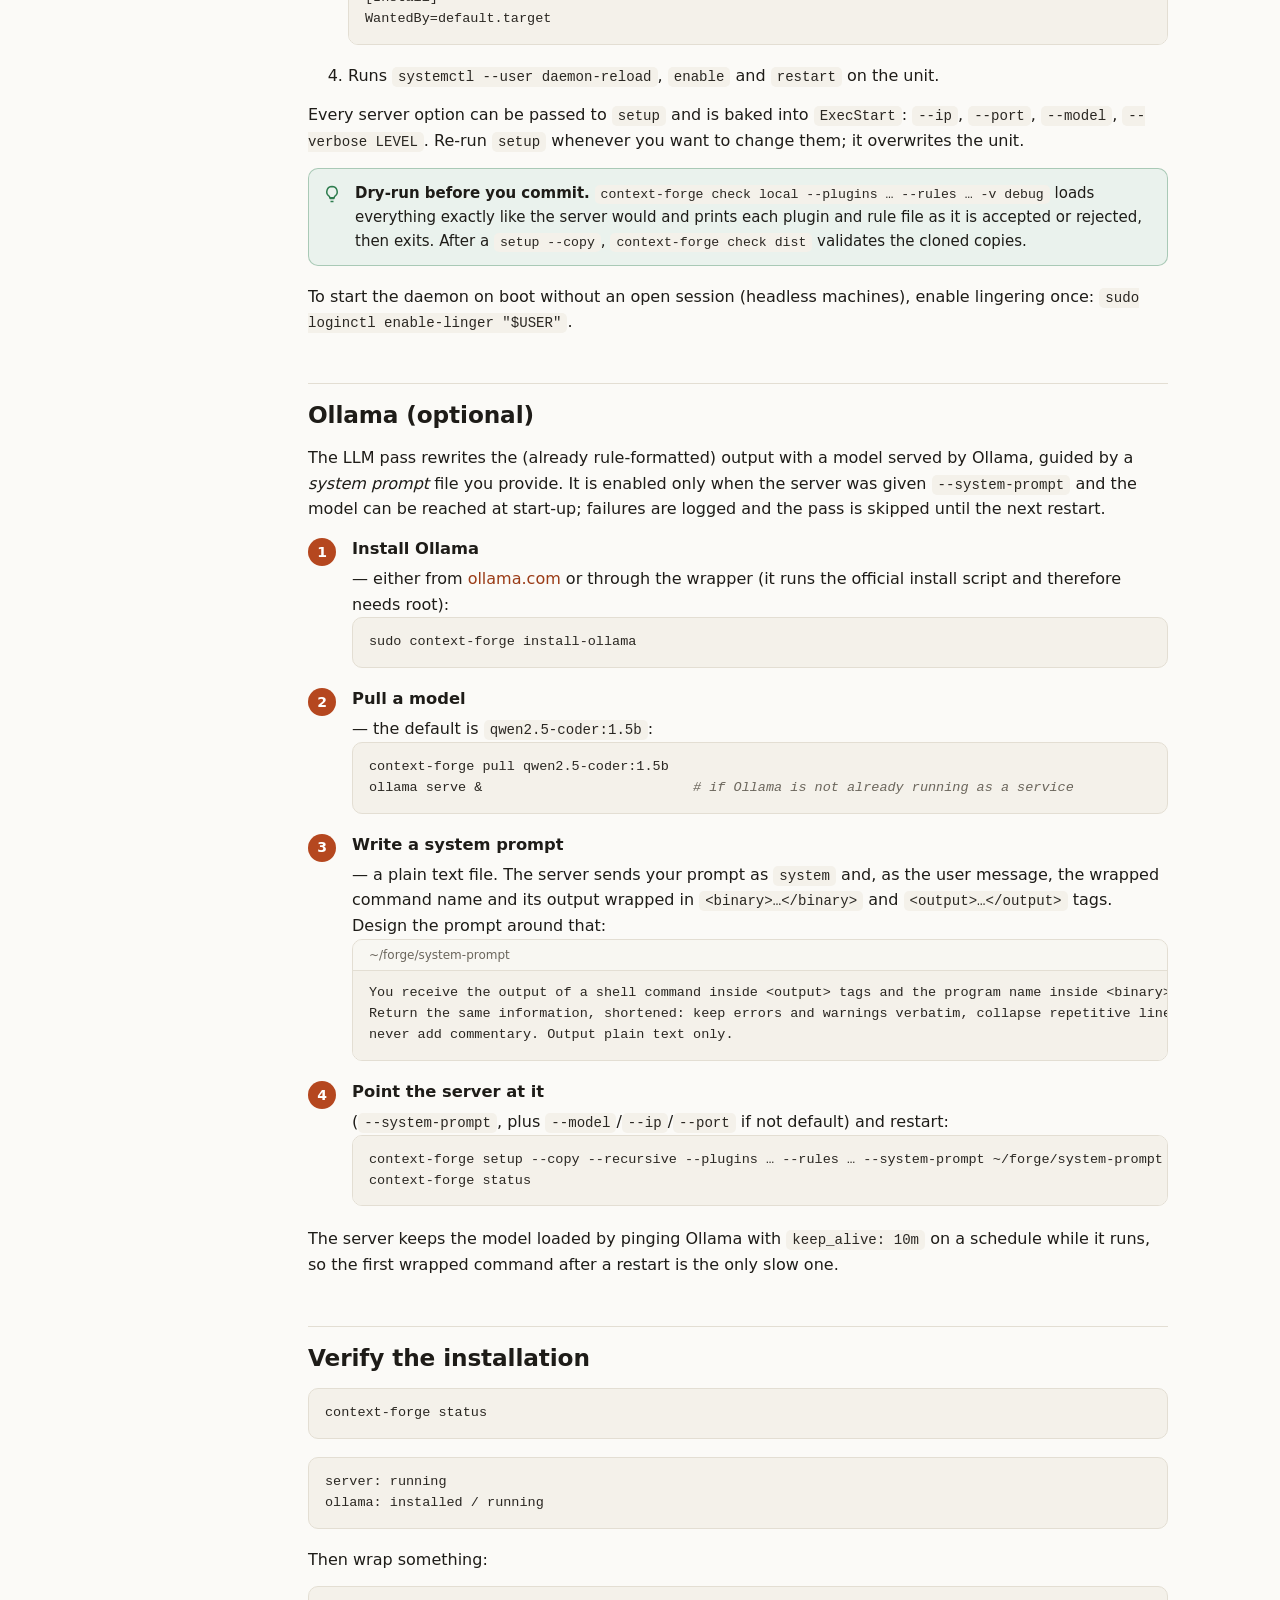
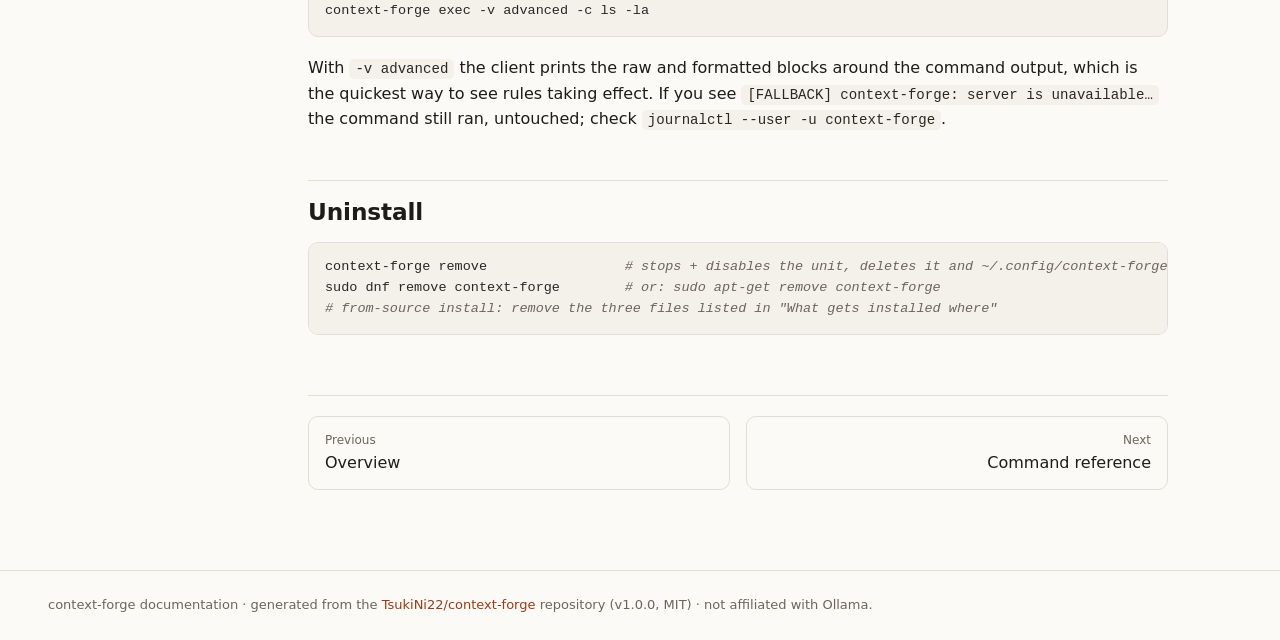
<file: install.html>
<!DOCTYPE html>
<html lang="en">
<head>
<meta charset="utf-8">
<meta name="viewport" content="width=device-width, initial-scale=1">
<title>Installation & setup · context-forge docs</title>
<meta name="description" content="Download context-forge from packages or build from source, enable bash/zsh completion, register the user daemon and connect Ollama.">
<link rel="icon" href="data:image/svg+xml,%3Csvg xmlns='http://www.w3.org/2000/svg' viewBox='0 0 32 32'%3E%3Cpath d='M4 22h24l-3 5H7z' fill='%23b5471f'/%3E%3Cpath d='M8 12h20v6H12l-4 4z' fill='%23b5471f'/%3E%3C/svg%3E">
<link rel="stylesheet" href="assets/style.css">
<script>try{var t=localStorage.getItem('cf-theme');if(t)document.documentElement.setAttribute('data-theme',t);}catch(e){}</script>

</head>
<body>
<header class="topbar">
  <button class="icon-btn menu-btn" aria-label="Open navigation"><svg width="18" height="18" viewBox="0 0 24 24" fill="none" stroke="currentColor" stroke-width="2" stroke-linecap="round"><path d="M4 6h16M4 12h16M4 18h16"/></svg></button>
  <a class="brand" href="index.html"><svg class="logo" viewBox="0 0 32 32" fill="none" aria-hidden="true"><path d="M4 22h24l-3 5H7l-3-5Z" fill="currentColor" opacity=".85"/><path d="M8 12h20v6H12l-4 4v-10Z" fill="currentColor"/><path d="M8 12V8h6v4" stroke="currentColor" stroke-width="2.4" stroke-linejoin="round"/><circle cx="22" cy="6" r="1.6" fill="#e8734a"/><circle cx="26.5" cy="9" r="1.1" fill="#e8734a"/></svg><span>context-forge</span><span class="ver">v1.0.0</span></a>
  <nav class="topnav">
<a href="index.html">Overview</a>
<a href="install.html" class="active">User guide</a>
<a href="plugins.html">Plugin development</a>
<a href="graph.html">Architecture graph</a>
  </nav>
  <a class="icon-btn" href="https://github.com/TsukiNi22/context-forge" title="GitHub repository" aria-label="GitHub repository"><svg width="16" height="16" viewBox="0 0 16 16" fill="currentColor"><path d="M8 0C3.58 0 0 3.58 0 8c0 3.54 2.29 6.53 5.47 7.59.4.07.55-.17.55-.38 0-.19-.01-.82-.01-1.49-2.01.37-2.53-.49-2.69-.94-.09-.23-.48-.94-.82-1.13-.28-.15-.68-.52-.01-.53.63-.01 1.08.58 1.23.82.72 1.21 1.87.87 2.33.66.07-.52.28-.87.51-1.07-1.78-.2-3.64-.89-3.64-3.95 0-.87.31-1.59.82-2.15-.08-.2-.36-1.02.08-2.12 0 0 .67-.21 2.2.82.64-.18 1.32-.27 2-.27.68 0 1.36.09 2 .27 1.53-1.04 2.2-.82 2.2-.82.44 1.1.16 1.92.08 2.12.51.56.82 1.27.82 2.15 0 3.07-1.87 3.75-3.65 3.95.29.25.54.73.54 1.48 0 1.07-.01 1.93-.01 2.2 0 .21.15.46.55.38A8.013 8.013 0 0 0 16 8c0-4.42-3.58-8-8-8Z"/></svg></a>
  <button class="icon-btn" data-theme-toggle title="Toggle light/dark theme" aria-label="Toggle theme"><svg width="16" height="16" viewBox="0 0 24 24" fill="none" stroke="currentColor" stroke-width="2" stroke-linecap="round"><circle cx="12" cy="12" r="4"/><path d="M12 2v2M12 20v2M4.9 4.9l1.4 1.4M17.7 17.7l1.4 1.4M2 12h2M20 12h2M4.9 19.1l1.4-1.4M17.7 6.3l1.4-1.4"/></svg></button>
</header>
<div class="shell">
<aside class="sidebar">
<h4>User guide</h4>
<a href="install.html" class="active">Installation & setup</a>
<div class="sub"><a href="#requirements">Requirements</a><a href="#packages">Install from packages</a><a href="#source">Build from source</a><a href="#layout">What gets installed where</a><a href="#completion">Shell completion</a><a href="#daemon">Register the daemon</a><a href="#ollama">Ollama (optional)</a><a href="#verify">Verify</a><a href="#uninstall">Uninstall</a></div>
<a href="usage.html">Command reference</a>
<a href="rules.html">Rule files</a>
<h4>Developer guide</h4>
<a href="plugins.html">Plugin development</a>
<a href="graph.html">Architecture graph</a>
</aside>
<main class="content">

<div class="page-eyebrow">User guide</div>
<h1>Installation &amp; setup</h1>
<p class="lead">Get the <code>context-forge</code> binary onto a Linux machine, make shell completion actually work, register the background service and (optionally) plug in a local Ollama model.</p>

<div class="toc"><strong>On this page</strong>
<a href="#requirements">Requirements</a>
<a href="#packages">Install from packages</a>
<a href="#source">Build from source</a>
<a href="#layout">What gets installed where</a>
<a href="#completion">Shell completion</a>
<a href="#daemon">Register the daemon</a>
<a href="#ollama">Ollama (optional)</a>
<a href="#verify">Verify</a>
<a href="#uninstall">Uninstall</a>
</div>

<h2 id="requirements">Requirements</h2>
<ul>
  <li><strong>Linux, x86_64</strong>, with a <strong>systemd user session</strong> (<code>systemctl --user</code> must work: the server is a user unit, not a system one).</li>
  <li>Runtime libraries: <code>libconfig++</code> (soname <code>libconfig++.so.15</code>, i.e. a recent libconfig), OpenSSL 3, zlib, brotli, libstdc++. Fedora 44 provides all of them via the <code>libconfig</code> package; on other distributions check that <code>libconfig++.so.15</code> is available, otherwise <a href="#source">build from source</a> against your own libconfig.</li>
  <li><code>bash</code> and <code>curl</code> on the <code>PATH</code> (used by <code>setup</code>, <code>status</code> and <code>install-ollama</code>).</li>
  <li>Optional: <a href="https://ollama.com">Ollama</a> reachable over HTTP (default <code>localhost:11434</code>) for the LLM pass.</li>
</ul>

<div class="callout warn"><svg viewBox="0 0 24 24" fill="none" stroke="currentColor" stroke-width="2"><path d="M12 9v4M12 17h.01M10.3 3.9 1.8 18a2 2 0 0 0 1.7 3h17a2 2 0 0 0 1.7-3L13.7 3.9a2 2 0 0 0-3.4 0Z"/></svg><div>
<p><strong>Packages ship the binary and the shell completions only.</strong> The rule <em>plugins</em> (<code>trigger_default.so</code>, <code>pre-rule_ansi.so</code>, <code>rule_*.so</code>) are not packaged in v1.0.0: without them the server loads no rules and only the LLM pass can run. To use rules, <a href="#source">build the plugins from source</a> once and point <code>setup --plugins</code> at the resulting <code>plugins/</code> folder (or write <a href="plugins.html">your own</a>).</p></div></div>

<h2 id="packages">Install from packages</h2>
<p>Signed <code>.rpm</code> and <code>.deb</code> packages are published on the project's GitHub Pages. Two channels exist: <code>context-forge</code> (stable, built from <code>vX.Y.Z</code> tags) and <code>context-forge-pre</code> (pre-release, built from <code>vX.Y.Z-something</code> tags). They conflict with each other, so install one or the other.</p>

<div class="tabs" data-tabs="pkg">
  <button data-tab="fedora">Fedora / RPM</button>
  <button data-tab="debian">Debian / Ubuntu</button>
  <button data-tab="manual">Manual download</button>
</div>
<div class="tab-panel" data-tabs="pkg" data-tab="fedora">
<p>The repository is laid out as <code>fedora/$releasever/$basearch</code>; Fedora <strong>44 / x86_64</strong> is what CI currently publishes.</p>
<pre data-title="Add the repository and install"><code>sudo curl -fsSL -o /etc/yum.repos.d/context-forge.repo \
     https://tsukini22.github.io/context-forge/context-forge.repo
sudo rpm --import https://tsukini22.github.io/context-forge/RPM-GPG-KEY-tsukini
sudo dnf install context-forge        <span class="c"># or: context-forge-pre</span>
sudo dnf install libconfig            <span class="c"># runtime dependency, if not already present</span></code></pre>
<p>The <code>.repo</code> file it downloads is simply:</p>
<pre data-title="/etc/yum.repos.d/context-forge.repo"><code>[context-forge]
name=context-forge repository
baseurl=https://tsukini22.github.io/context-forge/fedora/$releasever/$basearch
enabled=1
gpgcheck=1
gpgkey=https://tsukini22.github.io/context-forge/RPM-GPG-KEY-tsukini</code></pre>
<div class="callout tip"><svg viewBox="0 0 24 24" fill="none" stroke="currentColor" stroke-width="2"><path d="M9 18h6M10 22h4M12 2a7 7 0 0 0-4 12.7c.6.5 1 1.3 1 2.1V17h6v-.2c0-.8.4-1.6 1-2.1A7 7 0 0 0 12 2Z"/></svg><div><p>If <code>dnf</code> complains about an invalid hash after a new release, clear its cache: <code>sudo dnf clean all &amp;&amp; sudo dnf makecache</code>.</p></div></div>
</div>
<div class="tab-panel" data-tabs="pkg" data-tab="debian">
<p>The APT repository serves <code>stable main</code> for <strong>amd64</strong> and is signed with the same key.</p>
<pre data-title="Add the repository and install"><code>sudo install -m 0755 -d /etc/apt/keyrings
curl -fsSL https://tsukini22.github.io/context-forge/RPM-GPG-KEY-tsukini \
  | gpg --dearmor | sudo tee /etc/apt/keyrings/context-forge.gpg &gt; /dev/null
sudo chmod a+r /etc/apt/keyrings/context-forge.gpg

echo "deb [arch=$(dpkg --print-architecture) signed-by=/etc/apt/keyrings/context-forge.gpg] \
https://tsukini22.github.io/context-forge/debian stable main" \
  | sudo tee /etc/apt/sources.list.d/context-forge.list &gt; /dev/null

sudo apt-get update
sudo apt-get install context-forge   <span class="c"># or: context-forge-pre</span></code></pre>
<div class="callout warn"><svg viewBox="0 0 24 24" fill="none" stroke="currentColor" stroke-width="2"><path d="M12 9v4M12 17h.01M10.3 3.9 1.8 18a2 2 0 0 0 1.7 3h17a2 2 0 0 0 1.7-3L13.7 3.9a2 2 0 0 0-3.4 0Z"/></svg><div><p>The <code>.deb</code> is produced by the same Fedora-based CI container as the <code>.rpm</code> and declares no dependencies. It expects <code>libconfig++.so.15</code> and a recent glibc/libstdc++; if <code>context-forge -h</code> fails with a missing shared library on your Debian/Ubuntu release, <a href="#source">build from source</a> instead.</p></div></div>
</div>
<div class="tab-panel" data-tabs="pkg" data-tab="manual">
<p>You can also fetch a package file directly and install it with your package manager. The naming pattern is <code>context-forge[-pre]-&lt;version&gt;-Linux.&lt;rpm|deb&gt;</code>.</p>
<pre><code><span class="c"># RPM</span>
curl -fLO https://tsukini22.github.io/context-forge/fedora/44/x86_64/context-forge-1.0.0-Linux.rpm
sudo dnf install ./context-forge-1.0.0-Linux.rpm

<span class="c"># DEB</span>
curl -fLO https://tsukini22.github.io/context-forge/debian/pool/main/context-forge-1.0.0-Linux.deb
sudo apt-get install ./context-forge-1.0.0-Linux.deb</code></pre>
<p>Browse the index at <a href="https://tsukini22.github.io/context-forge/">tsukini22.github.io/context-forge</a> (the <code>gh-pages</code> branch of the repository).</p>
</div>

<h2 id="source">Build from source</h2>
<p>Building from source is required to get the plugins, and is the only way to install on distributions without a package. The build is CMake ≥ 3.20 and <strong>forces <code>clang++</code></strong> (set in <code>CMakeLists.txt</code>), C++20.</p>

<h3 id="build-deps">Build dependencies</h3>
<div class="table-wrap"><table>
<tr><th>Dependency</th><th>Purpose</th><th>Fedora</th><th>Debian / Ubuntu</th></tr>
<tr><td><code>clang</code>, <code>cmake</code>, <code>make</code>, <code>pkg-config</code></td><td>toolchain</td><td><code>clang cmake make pkgconf-pkg-config</code></td><td><code>clang cmake make pkg-config</code></td></tr>
<tr><td><a href="https://github.com/TsukiNi22/libutils">libutils</a> ≥ 2.13.22</td><td>author's utility library (argument parser, process/pipe/shared-memory wrappers, exceptions, observer)</td><td colspan="2">see below — installed from the author's own package repository</td></tr>
<tr><td>cpp-httplib</td><td>HTTP client to Ollama</td><td><code>cpp-httplib-devel</code></td><td><code>libcpp-httplib-dev</code></td></tr>
<tr><td>libconfig++</td><td>parses <code>.cfg</code> rule files</td><td><code>libconfig-devel</code></td><td><code>libconfig++-dev</code></td></tr>
<tr><td>nlohmann/json</td><td>Ollama request/response bodies</td><td><code>json-devel</code></td><td><code>nlohmann-json3-dev</code></td></tr>
<tr><td>Python 3</td><td>generates <code>include/exception/generated_external_exception_header.hpp</code> at configure time</td><td><code>python3</code></td><td><code>python3</code></td></tr>
<tr><td>GoogleTest <span class="muted">(tests only)</span></td><td><code>-DBUILD_TESTS=ON</code></td><td><code>gtest-devel</code></td><td><code>libgtest-dev</code></td></tr>
<tr><td>ccache <span class="muted">(optional)</span></td><td>picked up automatically if present</td><td><code>ccache</code></td><td><code>ccache</code></td></tr>
</table></div>

<p><strong>libutils</strong> is published the same way as context-forge. Its <code>setup.sh</code> registers the repository for your distribution; then install the headers/CMake config (<code>libutils-dev</code>) and the optimized library (<code>libutils-op</code>) — or just the meta-package:</p>
<pre data-title="Install libutils"><code>curl -fsSL https://raw.githubusercontent.com/TsukiNi22/libutils/main/setup.sh | bash -s
sudo dnf install libutils            <span class="c"># Fedora  (pre-release channel: libutils-pre)</span>
sudo apt-get install libutils        <span class="c"># Debian  (pre-release channel: libutils-pre)</span></code></pre>
<div class="callout note"><svg viewBox="0 0 24 24" fill="none" stroke="currentColor" stroke-width="2"><circle cx="12" cy="12" r="10"/><path d="M12 16v-4M12 8h.01"/></svg><div><p>CMake asks for <code>utils 2.13.22</code> or newer. At the time of writing that version only exists on the <code>-pre</code> channel, so use <code>libutils-pre</code> if the stable package is older. You can also build libutils from its repository (<code>cmake --build build --target install</code>) into <code>/usr/local</code>.</p></div></div>

<h3 id="build-steps">Build</h3>
<pre data-title="Clone and build (Debug by default)"><code>git clone https://github.com/TsukiNi22/context-forge.git
cd context-forge
make                     <span class="c"># = cmake -S . -B build && cmake --build build --parallel</span></code></pre>
<p>Outputs land <em>in the source tree</em>, not in <code>build/</code>:</p>
<pre data-nocopy><code>context-forge/
├── context-forge                  ← the executable
└── plugins/
    ├── triggers/trigger_default.so
    ├── pre-rules/pre-rule_ansi.so
    └── rules/rule_ln.so  rule_drop.so  rule_dup.so  rule_insert.so  rule_replace.so</code></pre>
<p>Other useful targets:</p>
<div class="table-wrap"><table>
<tr><th>Command</th><th>Effect</th></tr>
<tr><td><code>cmake --build build --target release</code></td><td>Reconfigure with <code>-DCMAKE_BUILD_TYPE=Optimized</code> (<code>-O3 -march=native …</code>) and rebuild.</td></tr>
<tr><td><code>cmake -S . -B build -DCMAKE_BUILD_TYPE=Asan</code></td><td>AddressSanitizer build.</td></tr>
<tr><td><code>cmake --build build --target plugins</code></td><td>Build only the seven shared objects.</td></tr>
<tr><td><code>cmake -S . -B build -DBUILD_TESTS=ON &amp;&amp; cmake --build build &amp;&amp; (cd build &amp;&amp; ctest --output-on-failure)</code></td><td>Build and run the GoogleTest suite (<code>./unit_tests</code>).</td></tr>
<tr><td><code>cmake --build build --target package_release</code></td><td>Produce <code>.rpm</code>/<code>.deb</code> in <code>build/</code> with CPack.</td></tr>
<tr><td><code>make re</code> / <code>make fclean</code></td><td>Full rebuild / remove <code>build/</code>.</td></tr>
</table></div>

<h3 id="install-step">Install the binary and completions</h3>
<pre><code>sudo cmake --install build          <span class="c"># prefix /usr/local</span></code></pre>
<p>This installs <code>/usr/local/bin/context-forge</code>, <code>/usr/local/share/zsh/site-functions/_context-forge</code> and <code>/usr/local/share/bash-completion/completions/context-forge</code>. Plugins are <em>not</em> installed by this step — keep the <code>plugins/</code> folder around or let <code>setup --copy</code> clone it (next sections).</p>
<div class="callout warn"><svg viewBox="0 0 24 24" fill="none" stroke="currentColor" stroke-width="2"><path d="M12 9v4M12 17h.01M10.3 3.9 1.8 18a2 2 0 0 0 1.7 3h17a2 2 0 0 0 1.7-3L13.7 3.9a2 2 0 0 0-3.4 0Z"/></svg><div><p><code>context-forge setup</code> writes the absolute path of the binary into the systemd unit and only looks in <strong><code>/usr/local/bin</code></strong> and <strong><code>/usr/bin</code></strong>. Running <code>setup</code> straight from the build directory without installing fails with <em>Missing binary</em>. Either install, or symlink: <code>sudo ln -s "$PWD/context-forge" /usr/local/bin/context-forge</code>.</p></div></div>

<h2 id="layout">What gets installed where</h2>
<div class="table-wrap"><table>
<tr><th>File</th><th>Package (<code>/usr</code>)</th><th><code>cmake --install</code> (<code>/usr/local</code>)</th></tr>
<tr><td>binary</td><td><code>/usr/bin/context-forge</code></td><td><code>/usr/local/bin/context-forge</code></td></tr>
<tr><td>zsh completion</td><td><code>/usr/share/zsh/site-functions/_context-forge</code></td><td><code>/usr/local/share/zsh/site-functions/_context-forge</code></td></tr>
<tr><td>bash completion</td><td><code>/usr/share/bash-completion/completions/context-forge</code></td><td><code>/usr/local/share/bash-completion/completions/context-forge</code></td></tr>
<tr><td>systemd unit <span class="muted">(created by <code>setup</code>)</span></td><td colspan="2"><code>~/.config/systemd/user/context-forge.service</code></td></tr>
<tr><td>cloned resources <span class="muted">(created by <code>setup --copy</code>)</span></td><td colspan="2"><code>~/.config/context-forge/plugins/</code>, <code>~/.config/context-forge/rules/</code>, <code>~/.config/context-forge/system-prompt</code></td></tr>
</table></div>

<h2 id="completion">Shell completion</h2>
<p>Both completion scripts are installed for you, but <strong>neither shell picks them up automatically in every configuration</strong>. Here is what to check for each shell.</p>

<div class="tabs" data-tabs="sh">
  <button data-tab="zsh">zsh</button>
  <button data-tab="bash">bash</button>
  <button data-tab="norepo">Without installing</button>
</div>

<div class="tab-panel" data-tabs="sh" data-tab="zsh">
<p>zsh only loads a completion file if (1) its directory is in <code>$fpath</code> <em>before</em> <code>compinit</code> runs and (2) <code>compinit</code> is actually called. Frameworks such as oh-my-zsh call <code>compinit</code> for you; a bare <code>~/.zshrc</code> usually does not.</p>
<ol class="steps">
<li><strong>Check whether the directory is already in <code>$fpath</code></strong>
<pre><code>print -l $fpath | grep -n 'site-functions'
which _context-forge        <span class="c"># after compinit: prints the file path if it is picked up</span></code></pre>
<p>Distribution zsh builds normally include <code>/usr/share/zsh/site-functions</code> (the package location) and often <code>/usr/local/share/zsh/site-functions</code> (the <code>cmake --install</code> location) — but if you set <code>fpath=(…)</code> yourself in <code>.zshrc</code> without <code>$fpath</code> at the end, those defaults are gone.</p></li>
<li><strong>Add the directory and initialise completion</strong>Put this in <code>~/.zshrc</code>, <em>before</em> any existing <code>compinit</code> line:
<pre data-title="~/.zshrc"><code><span class="c"># pick the one matching how you installed:</span>
fpath=(/usr/share/zsh/site-functions $fpath)         <span class="c"># package</span>
fpath=(/usr/local/share/zsh/site-functions $fpath)   <span class="c"># cmake --install</span>

autoload -Uz compinit &amp;&amp; compinit</code></pre></li>
<li><strong>Reload without opening a new shell</strong>
<pre><code>unfunction _context-forge 2&gt;/dev/null
rm -f ~/.zcompdump*          <span class="c"># zsh caches the list of completion files</span>
exec zsh</code></pre>
<p>Then type <code>context-forge </code> and press <kbd>Tab</kbd>: you should see the sub-commands (<code>exec</code>, <code>setup</code>, <code>server</code>, …). <code>context-forge exec -</code><kbd>Tab</kbd> lists the flags, and <code>-v </code><kbd>Tab</kbd> offers <code>none basic advanced debug</code>.</p></li>
</ol>
<p><strong>Per-user alternative</strong> (no root, survives package removal), as suggested in the script header:</p>
<pre><code>mkdir -p ~/.zsh/completions
cp /usr/share/zsh/site-functions/_context-forge ~/.zsh/completions/   <span class="c"># or from the repo: cmake/completions/zsh/_context-forge</span>
<span class="c"># in ~/.zshrc, before compinit:</span>
fpath=(~/.zsh/completions $fpath)
autoload -Uz compinit &amp;&amp; compinit</code></pre>
<div class="callout note"><svg viewBox="0 0 24 24" fill="none" stroke="currentColor" stroke-width="2"><circle cx="12" cy="12" r="10"/><path d="M12 16v-4M12 8h.01"/></svg><div><p><strong>"zsh compinit: insecure directories" warning?</strong> zsh refuses group/world-writable directories in <code>$fpath</code>. Fix the permissions (<code>compaudit</code> lists the culprits; <code>chmod go-w</code> them) rather than using <code>compinit -u</code>.</p></div></div>
</div>

<div class="tab-panel" data-tabs="sh" data-tab="bash">
<p>The script is written for the <strong>bash-completion</strong> framework (≥ 2.x), which lazy-loads <code>completions/context-forge</code> the first time you press <kbd>Tab</kbd> after the command name. It searches <code>$XDG_DATA_DIRS</code> (default <code>/usr/local/share:/usr/share</code>), so both install locations are covered — provided the framework is installed and sourced.</p>
<ol class="steps">
<li><strong>Make sure bash-completion is installed and loaded</strong>
<pre><code>sudo dnf install bash-completion        <span class="c"># Fedora</span>
sudo apt-get install bash-completion    <span class="c"># Debian / Ubuntu</span>
type _init_completion                   <span class="c"># "is a function" → framework is loaded in this shell</span></code></pre>
<p>Interactive login shells source it through <code>/etc/profile.d/bash_completion.sh</code>. If <code>_init_completion</code> is missing, add to <code>~/.bashrc</code>:</p>
<pre data-title="~/.bashrc"><code>[ -r /usr/share/bash-completion/bash_completion ] &amp;&amp; . /usr/share/bash-completion/bash_completion</code></pre></li>
<li><strong>Or source the script directly</strong> (works without the framework, thanks to its built-in fallback):
<pre data-title="~/.bashrc"><code>. /usr/share/bash-completion/completions/context-forge          <span class="c"># package</span>
<span class="c"># . /usr/local/share/bash-completion/completions/context-forge  # cmake --install</span></code></pre></li>
<li><strong>Reload and check</strong>
<pre><code>complete -r context-forge 2&gt;/dev/null      <span class="c"># drop a stale registration</span>
source ~/.bashrc
complete -p context-forge                  <span class="c"># → complete -F _context_forge_completions context-forge</span></code></pre></li>
</ol>
<p>Per-user copy: <code>mkdir -p ~/.local/share/bash-completion/completions &amp;&amp; cp /usr/share/bash-completion/completions/context-forge ~/.local/share/bash-completion/completions/</code> — new shells pick it up automatically.</p>
</div>

<div class="tab-panel" data-tabs="sh" data-tab="norepo">
<p>The scripts live in the repository under <code>cmake/completions/</code>; you can use them from a clone without installing anything system-wide:</p>
<pre><code><span class="c"># zsh (current shell only)</span>
fpath+=("$PWD/cmake/completions/zsh"); autoload -Uz compinit &amp;&amp; compinit

<span class="c"># bash (current shell only)</span>
source cmake/completions/bash/context-forge</code></pre>
<p>Other shells (fish, nushell…) are not provided in v1.0.0.</p>
</div>

<h2 id="daemon">Register the daemon</h2>
<p>context-forge is split in two: <code>exec</code> (the client you call from your shell) and <code>server</code> (a long-lived process that holds the loaded plugins, rules and Ollama session). <code>setup</code> generates and enables a systemd <strong>user</strong> unit for the server. Run it as your normal user — not with <code>sudo</code>.</p>

<pre data-title="Typical setup"><code>context-forge setup --copy --recursive \
    --plugins ~/src/context-forge/plugins \
    --rules   ~/forge/rules \
    --system-prompt ~/forge/system-prompt   <span class="c"># omit to disable the LLM pass</span></code></pre>

<p>What <code>setup</code> does, step by step:</p>
<ol>
<li>Locates the binary (<code>/usr/local/bin</code> then <code>/usr/bin</code>).</li>
<li>With <code>--copy</code>: clones <code>*.so</code> from the plugins directory into <code>~/.config/context-forge/plugins/</code>, <code>*.cfg</code> into <code>~/.config/context-forge/rules/</code> (recursively if <code>--recursive</code>) and the system prompt to <code>~/.config/context-forge/system-prompt</code>. Without <code>--copy</code> the unit references your directories directly, so edits are picked up on the next restart.</li>
<li>Writes <code>~/.config/systemd/user/context-forge.service</code>:
<pre data-nocopy data-title="~/.config/systemd/user/context-forge.service (generated)"><code>[Unit]
Description=context-forge daemon
After=network.target

[Service]
Type=simple
Restart=always
RestartSec=2
ExecStart=/usr/bin/context-forge server --recursive --plugins /home/you/.config/context-forge/plugins --rules /home/you/.config/context-forge/rules --system-prompt /home/you/.config/context-forge/system-prompt

[Install]
WantedBy=default.target</code></pre></li>
<li>Runs <code>systemctl --user daemon-reload</code>, <code>enable</code> and <code>restart</code> on the unit.</li>
</ol>
<p>Every server option can be passed to <code>setup</code> and is baked into <code>ExecStart</code>: <code>--ip</code>, <code>--port</code>, <code>--model</code>, <code>--verbose LEVEL</code>. Re-run <code>setup</code> whenever you want to change them; it overwrites the unit.</p>

<div class="callout tip"><svg viewBox="0 0 24 24" fill="none" stroke="currentColor" stroke-width="2"><path d="M9 18h6M10 22h4M12 2a7 7 0 0 0-4 12.7c.6.5 1 1.3 1 2.1V17h6v-.2c0-.8.4-1.6 1-2.1A7 7 0 0 0 12 2Z"/></svg><div><p><strong>Dry-run before you commit.</strong> <code>context-forge check local --plugins … --rules … -v debug</code> loads everything exactly like the server would and prints each plugin and rule file as it is accepted or rejected, then exits. After a <code>setup --copy</code>, <code>context-forge check dist</code> validates the cloned copies.</p></div></div>

<p>To start the daemon on boot without an open session (headless machines), enable lingering once: <code>sudo loginctl enable-linger "$USER"</code>.</p>

<h2 id="ollama">Ollama (optional)</h2>
<p>The LLM pass rewrites the (already rule-formatted) output with a model served by Ollama, guided by a <em>system prompt</em> file you provide. It is enabled only when the server was given <code>--system-prompt</code> and the model can be reached at start-up; failures are logged and the pass is skipped until the next restart.</p>
<ol class="steps">
<li><strong>Install Ollama</strong> — either from <a href="https://ollama.com/download">ollama.com</a> or through the wrapper (it runs the official install script and therefore needs root):
<pre><code>sudo context-forge install-ollama</code></pre></li>
<li><strong>Pull a model</strong> — the default is <code>qwen2.5-coder:1.5b</code>:
<pre><code>context-forge pull qwen2.5-coder:1.5b
ollama serve &amp;                          <span class="c"># if Ollama is not already running as a service</span></code></pre></li>
<li><strong>Write a system prompt</strong> — a plain text file. The server sends your prompt as <code>system</code> and, as the user message, the wrapped command name and its output wrapped in <code>&lt;binary&gt;…&lt;/binary&gt;</code> and <code>&lt;output&gt;…&lt;/output&gt;</code> tags. Design the prompt around that:
<pre data-title="~/forge/system-prompt"><code>You receive the output of a shell command inside &lt;output&gt; tags and the program name inside &lt;binary&gt;.
Return the same information, shortened: keep errors and warnings verbatim, collapse repetitive lines,
never add commentary. Output plain text only.</code></pre></li>
<li><strong>Point the server at it</strong> (<code>--system-prompt</code>, plus <code>--model</code>/<code>--ip</code>/<code>--port</code> if not default) and restart:
<pre><code>context-forge setup --copy --recursive --plugins … --rules … --system-prompt ~/forge/system-prompt --model qwen2.5-coder:1.5b
context-forge status</code></pre></li>
</ol>
<p>The server keeps the model loaded by pinging Ollama with <code>keep_alive: 10m</code> on a schedule while it runs, so the first wrapped command after a restart is the only slow one.</p>

<h2 id="verify">Verify the installation</h2>
<pre><code>context-forge status</code></pre>
<pre data-nocopy><code>server: running
ollama: installed / running</code></pre>
<p>Then wrap something:</p>
<pre><code>context-forge exec -v advanced -c ls -la</code></pre>
<p>With <code>-v advanced</code> the client prints the raw and formatted blocks around the command output, which is the quickest way to see rules taking effect. If you see <code>[FALLBACK] context-forge: server is unavailable…</code> the command still ran, untouched; check <code>journalctl --user -u context-forge</code>.</p>

<h2 id="uninstall">Uninstall</h2>
<pre><code>context-forge remove                 <span class="c"># stops + disables the unit, deletes it and ~/.config/context-forge</span>
sudo dnf remove context-forge        <span class="c"># or: sudo apt-get remove context-forge</span>
<span class="c"># from-source install: remove the three files listed in "What gets installed where"</span></code></pre>

<div class="pager">
  <a href="index.html"><span>Previous</span>Overview</a>
  <a class="next" href="usage.html"><span>Next</span>Command reference</a>
</div>

</main>
</div>
<footer class="site">context-forge documentation · generated from the <a href="https://github.com/TsukiNi22/context-forge">TsukiNi22/context-forge</a> repository (v1.0.0, MIT) · not affiliated with Ollama.</footer>
<script src="assets/site.js"></script>

</body>
</html>
</file>
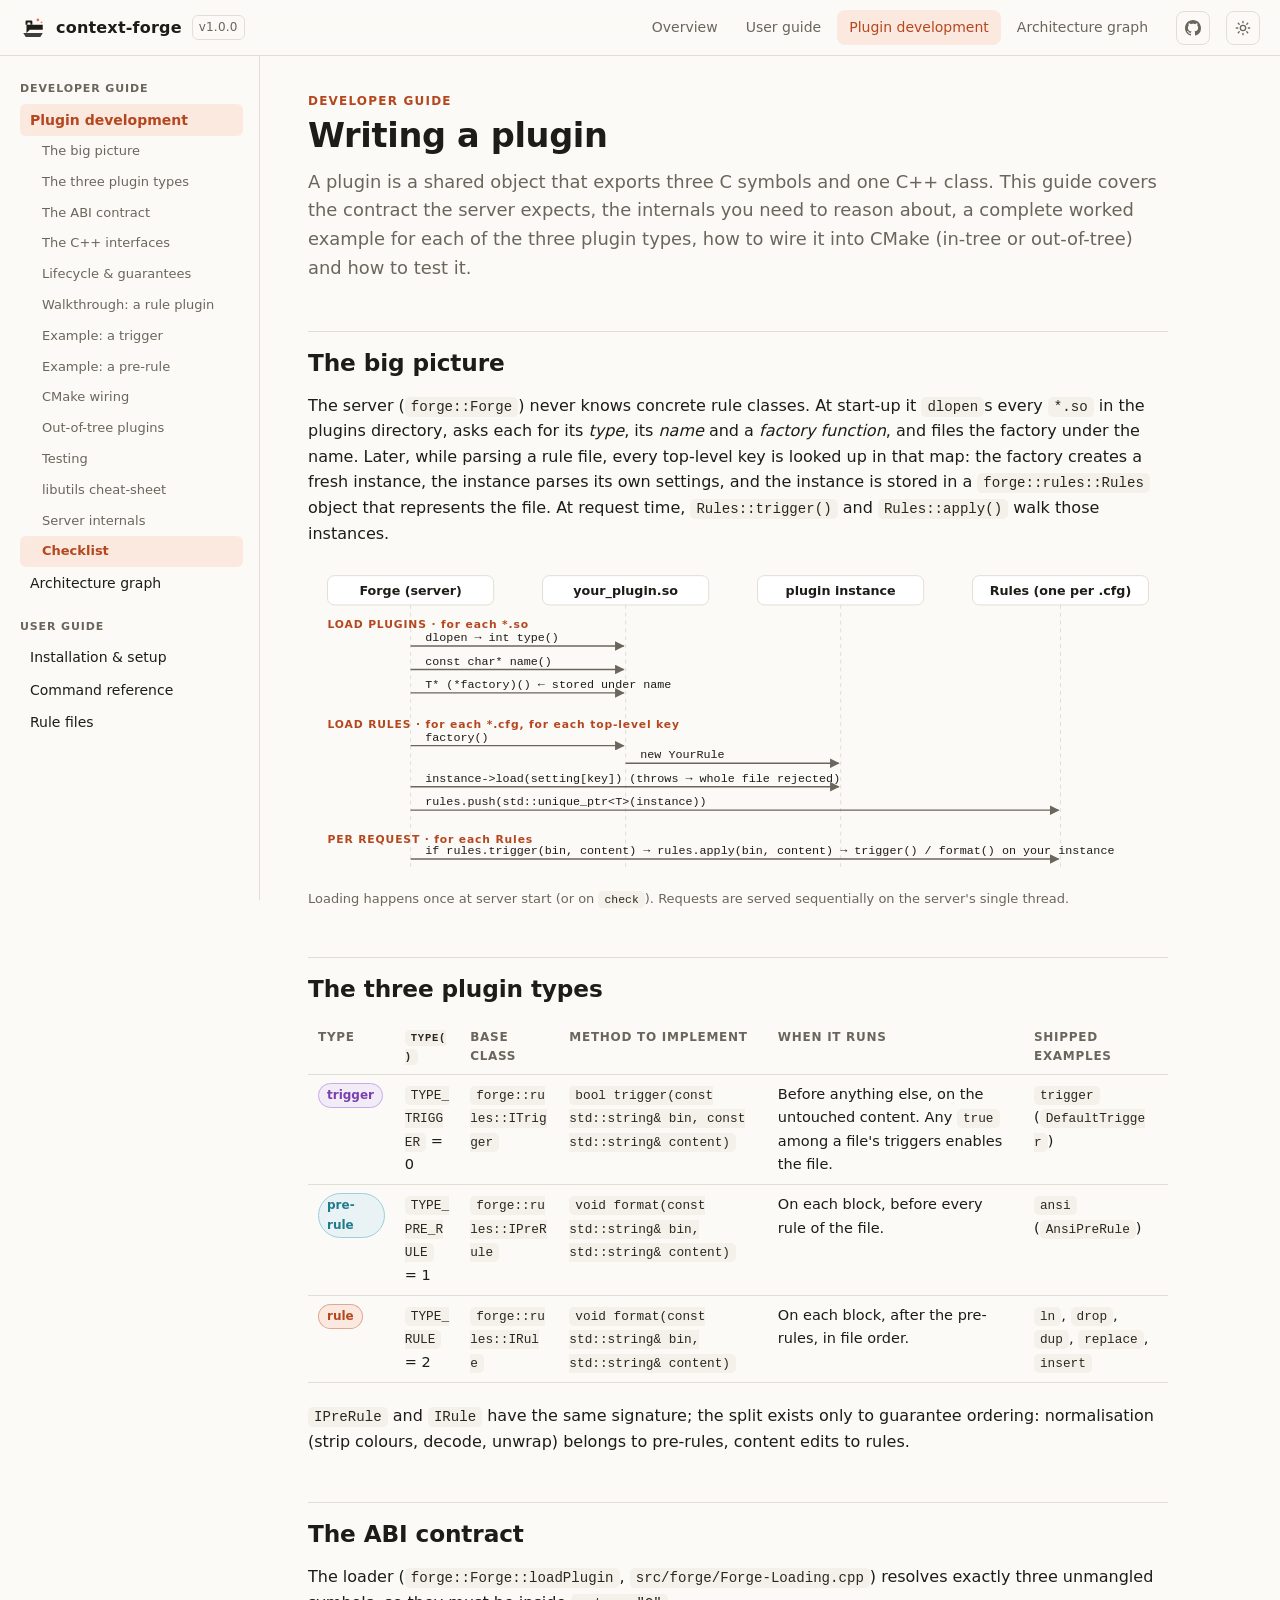
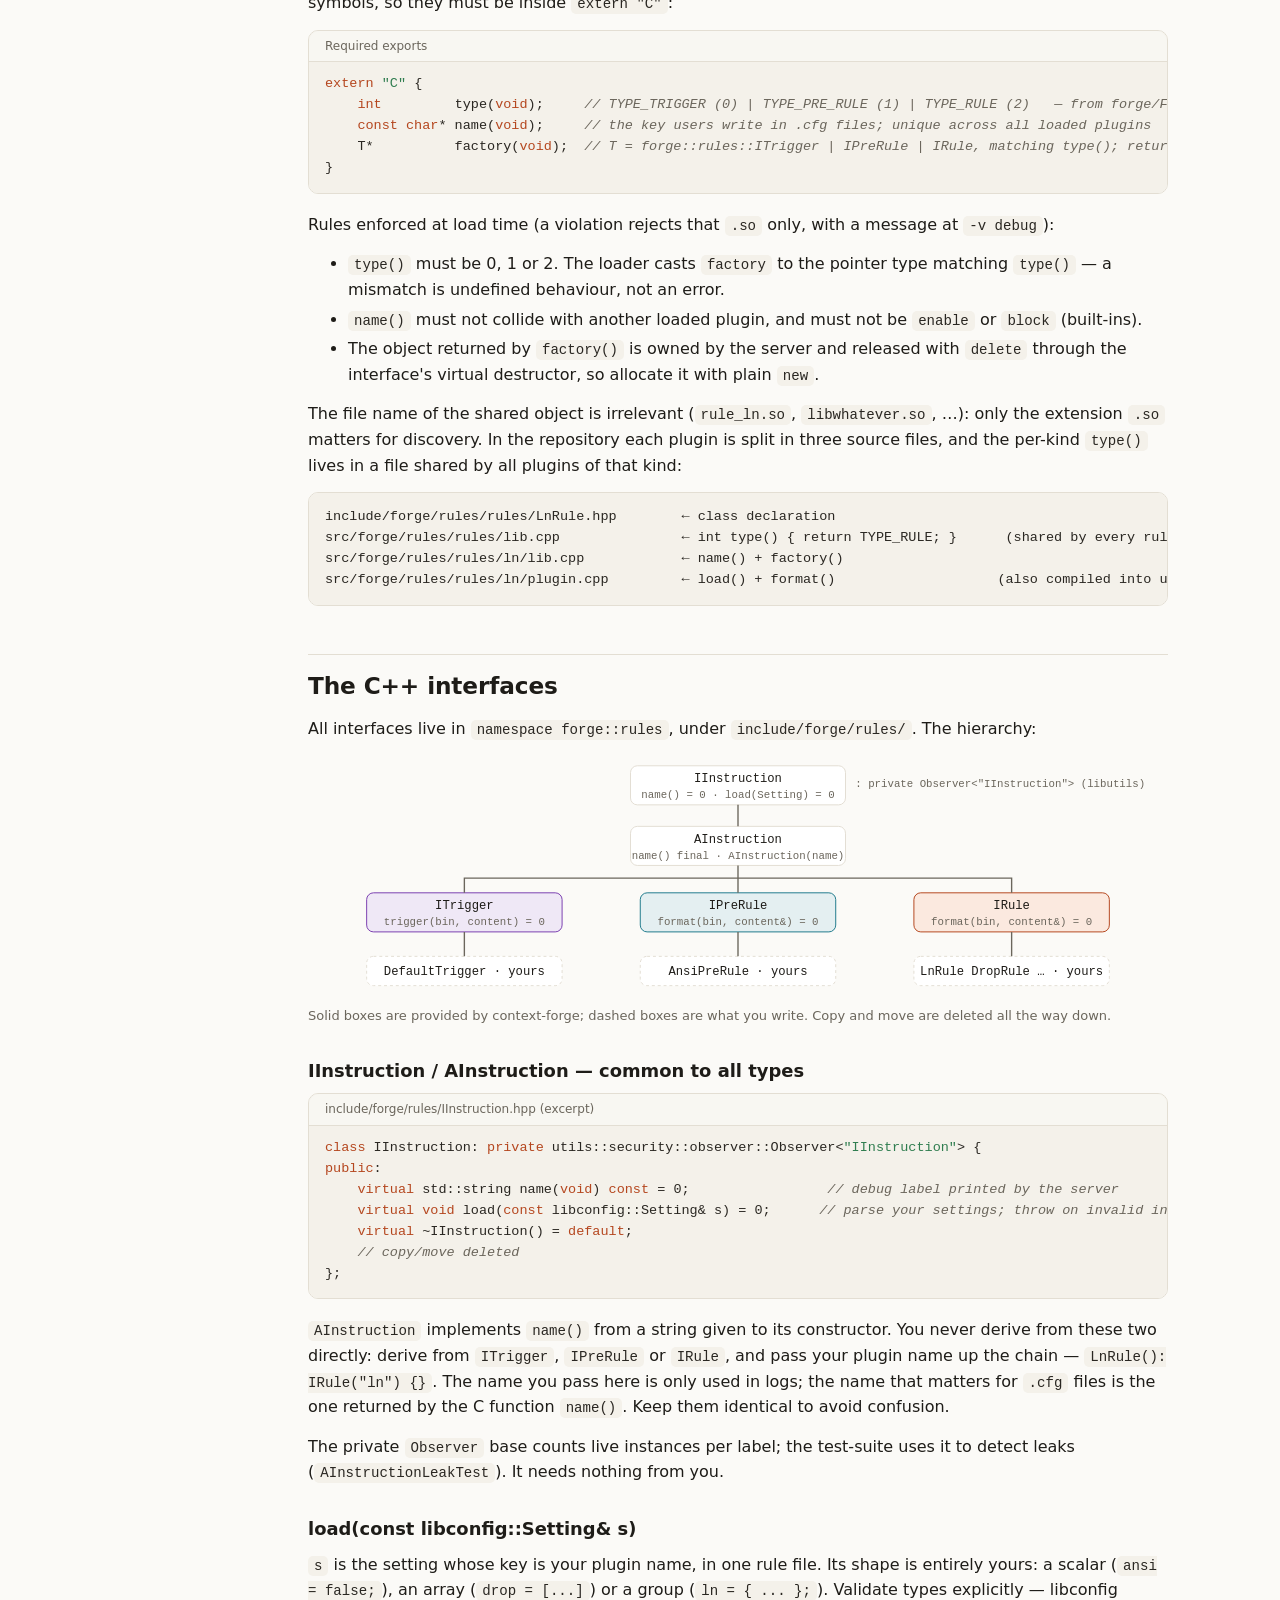
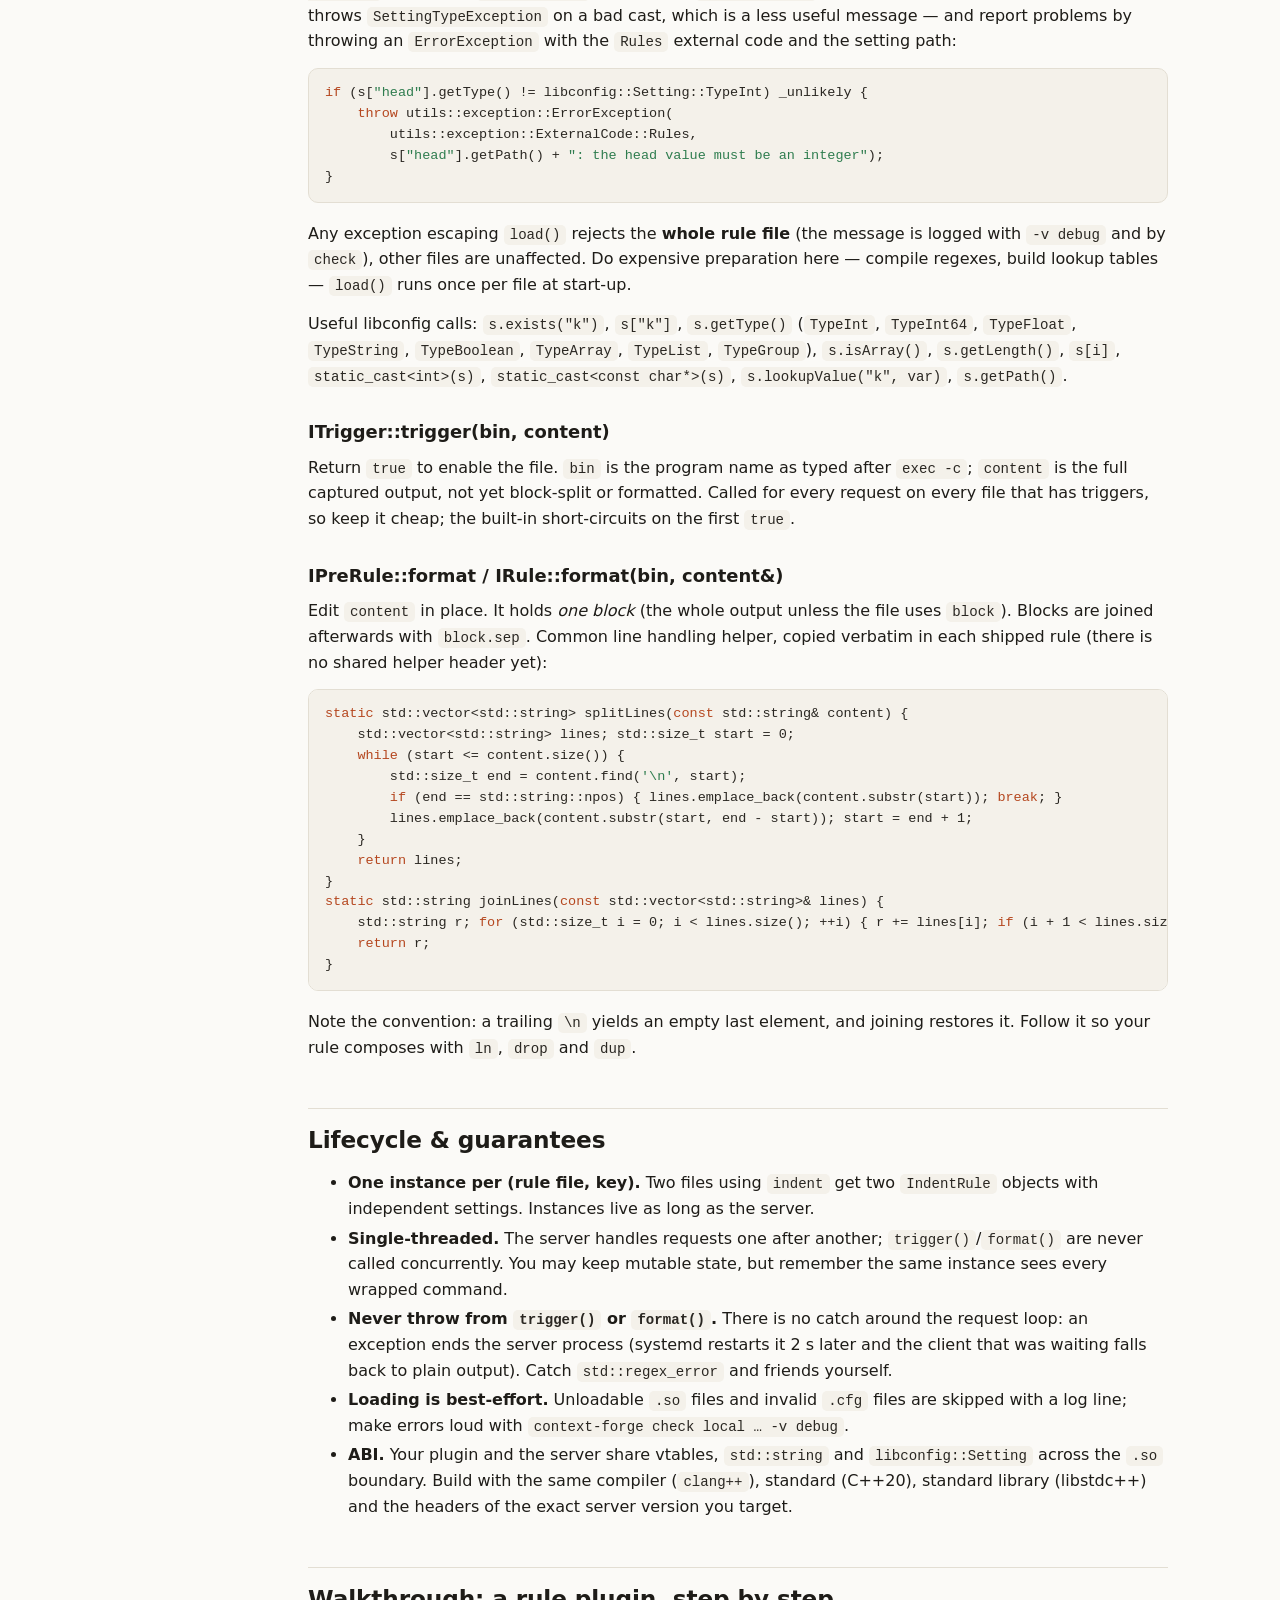
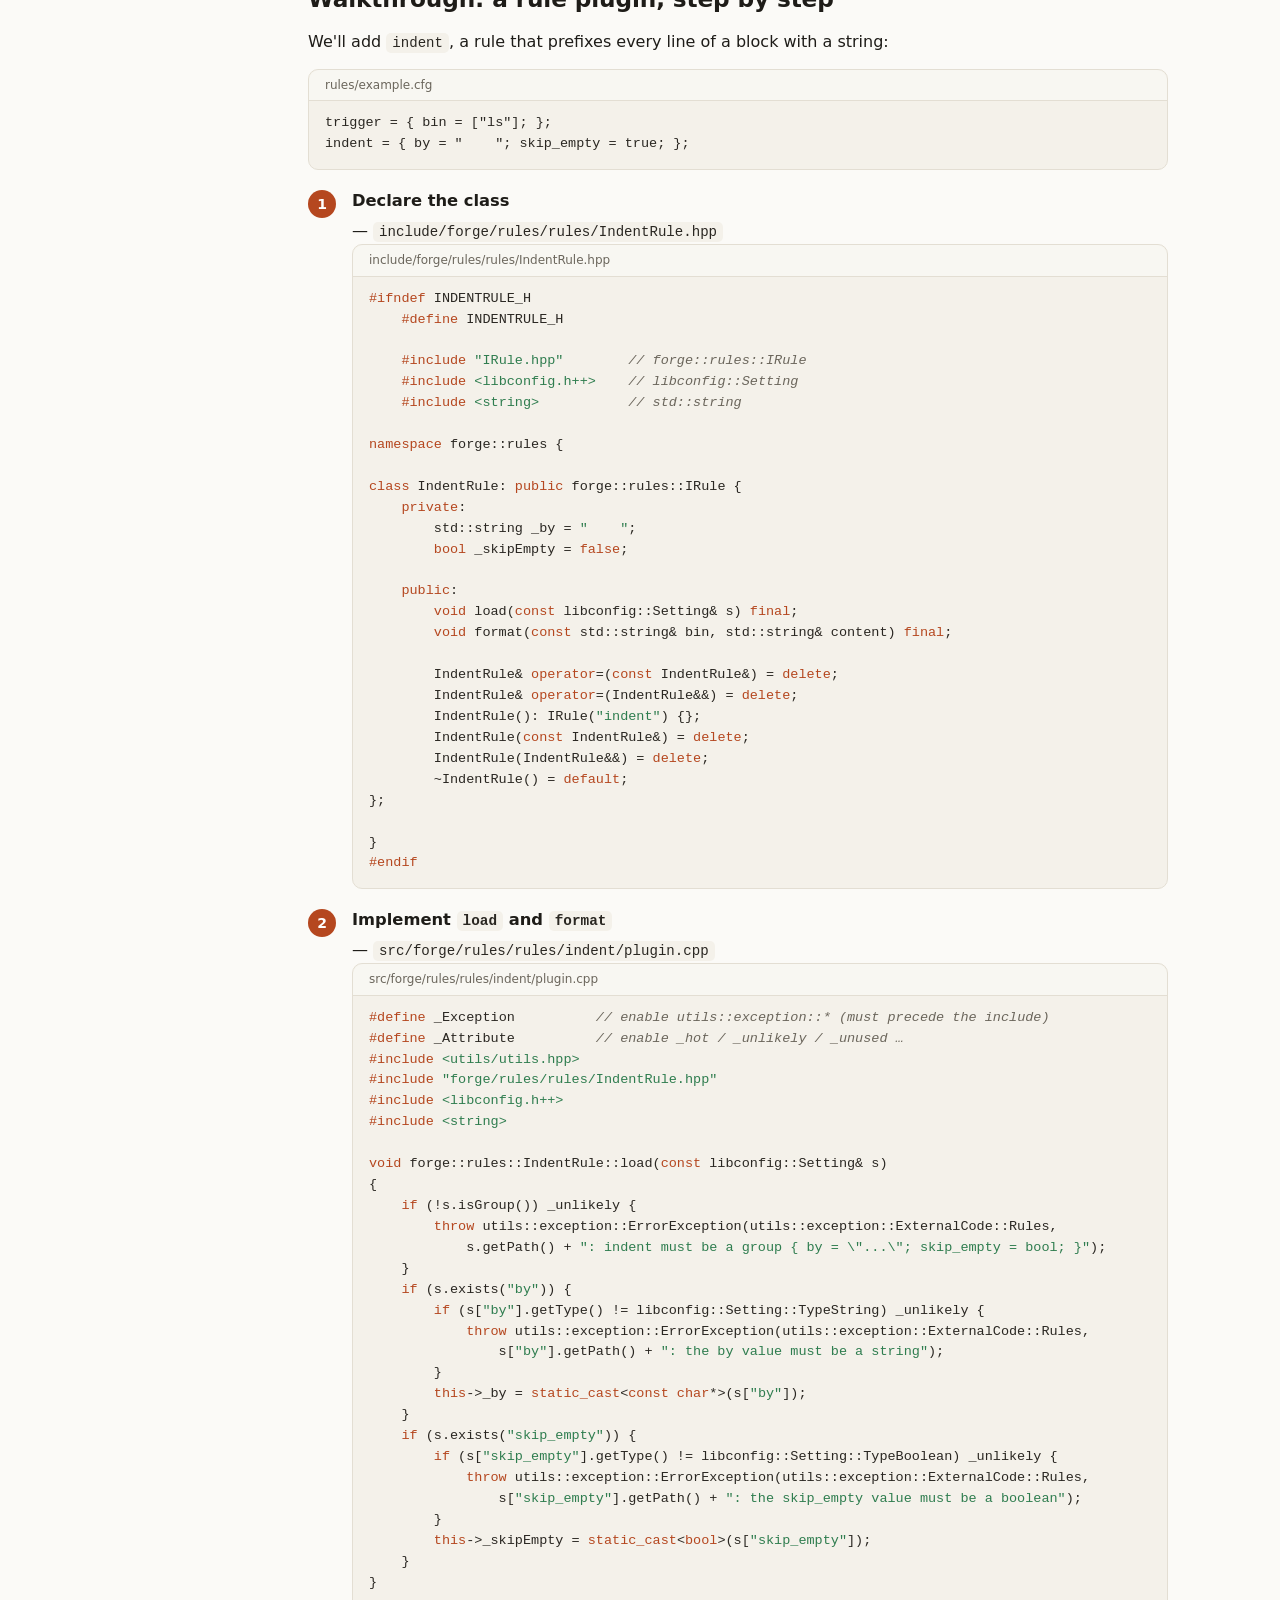
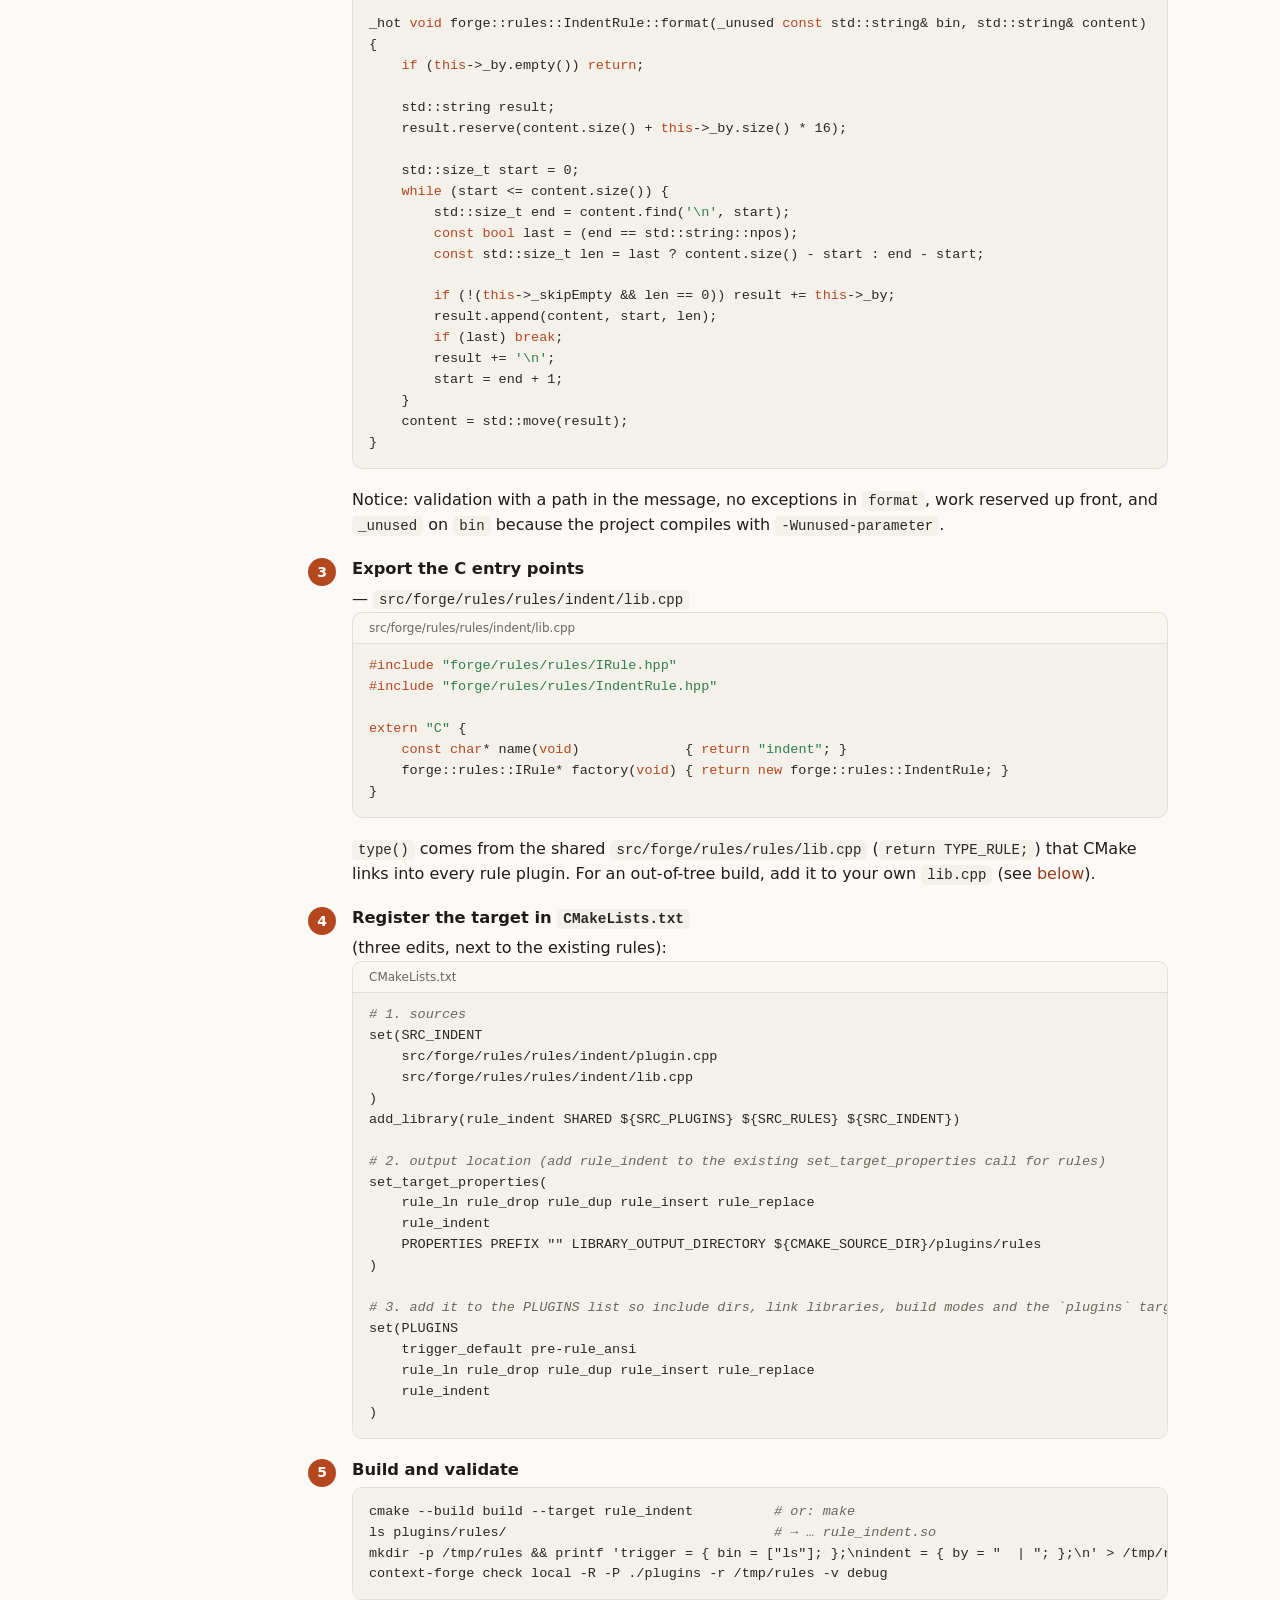
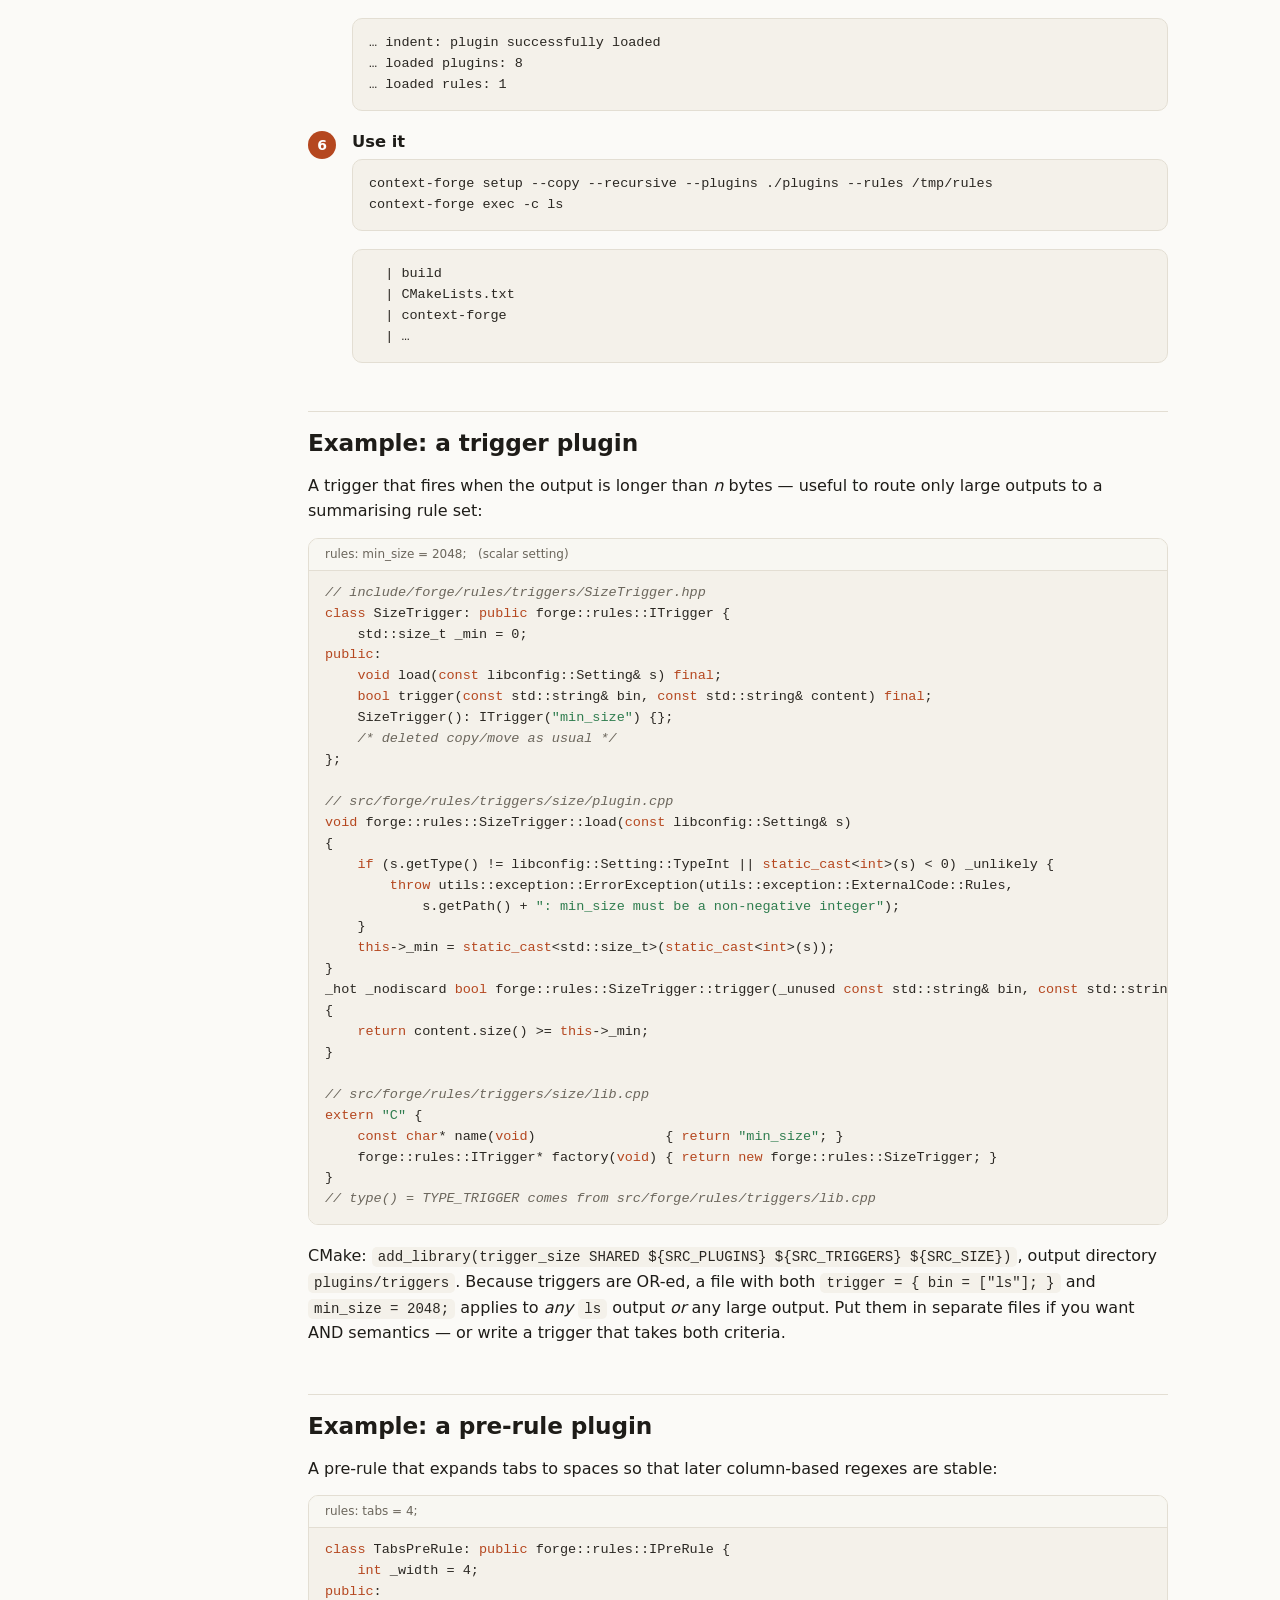
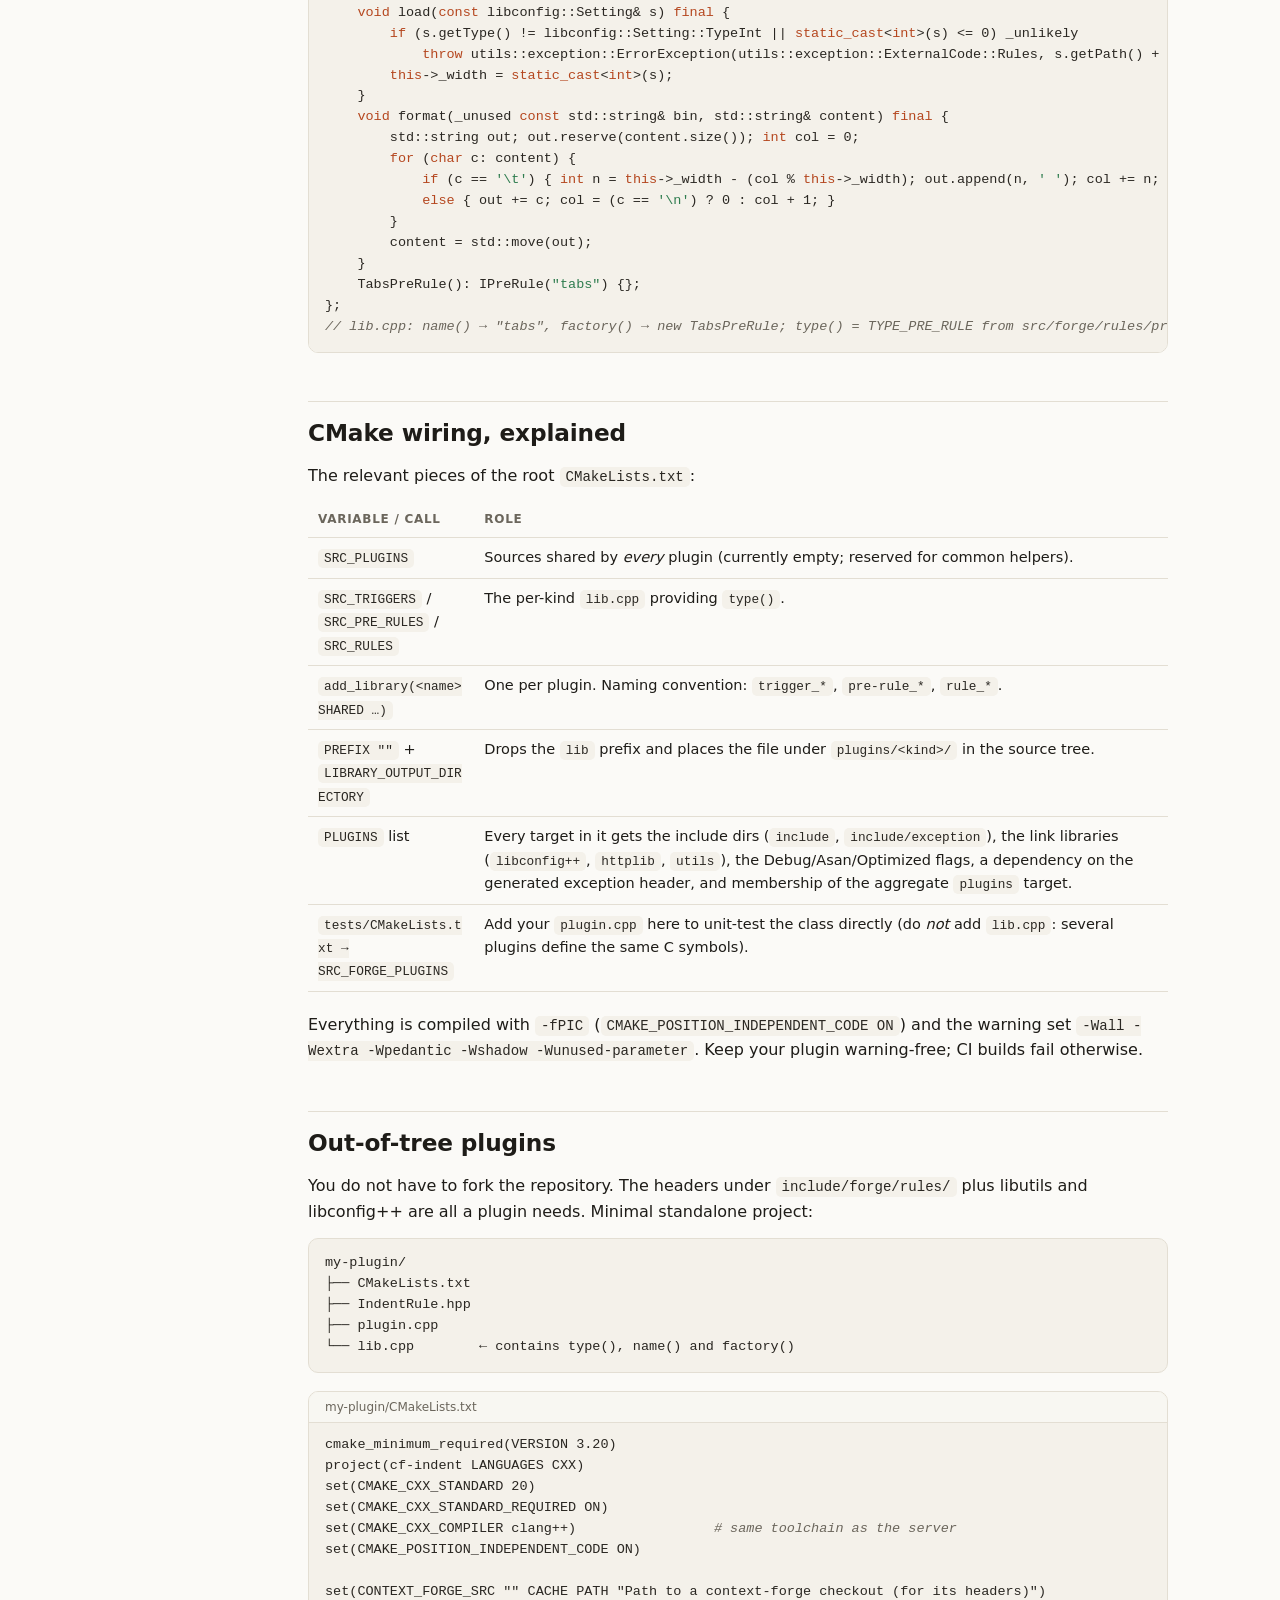
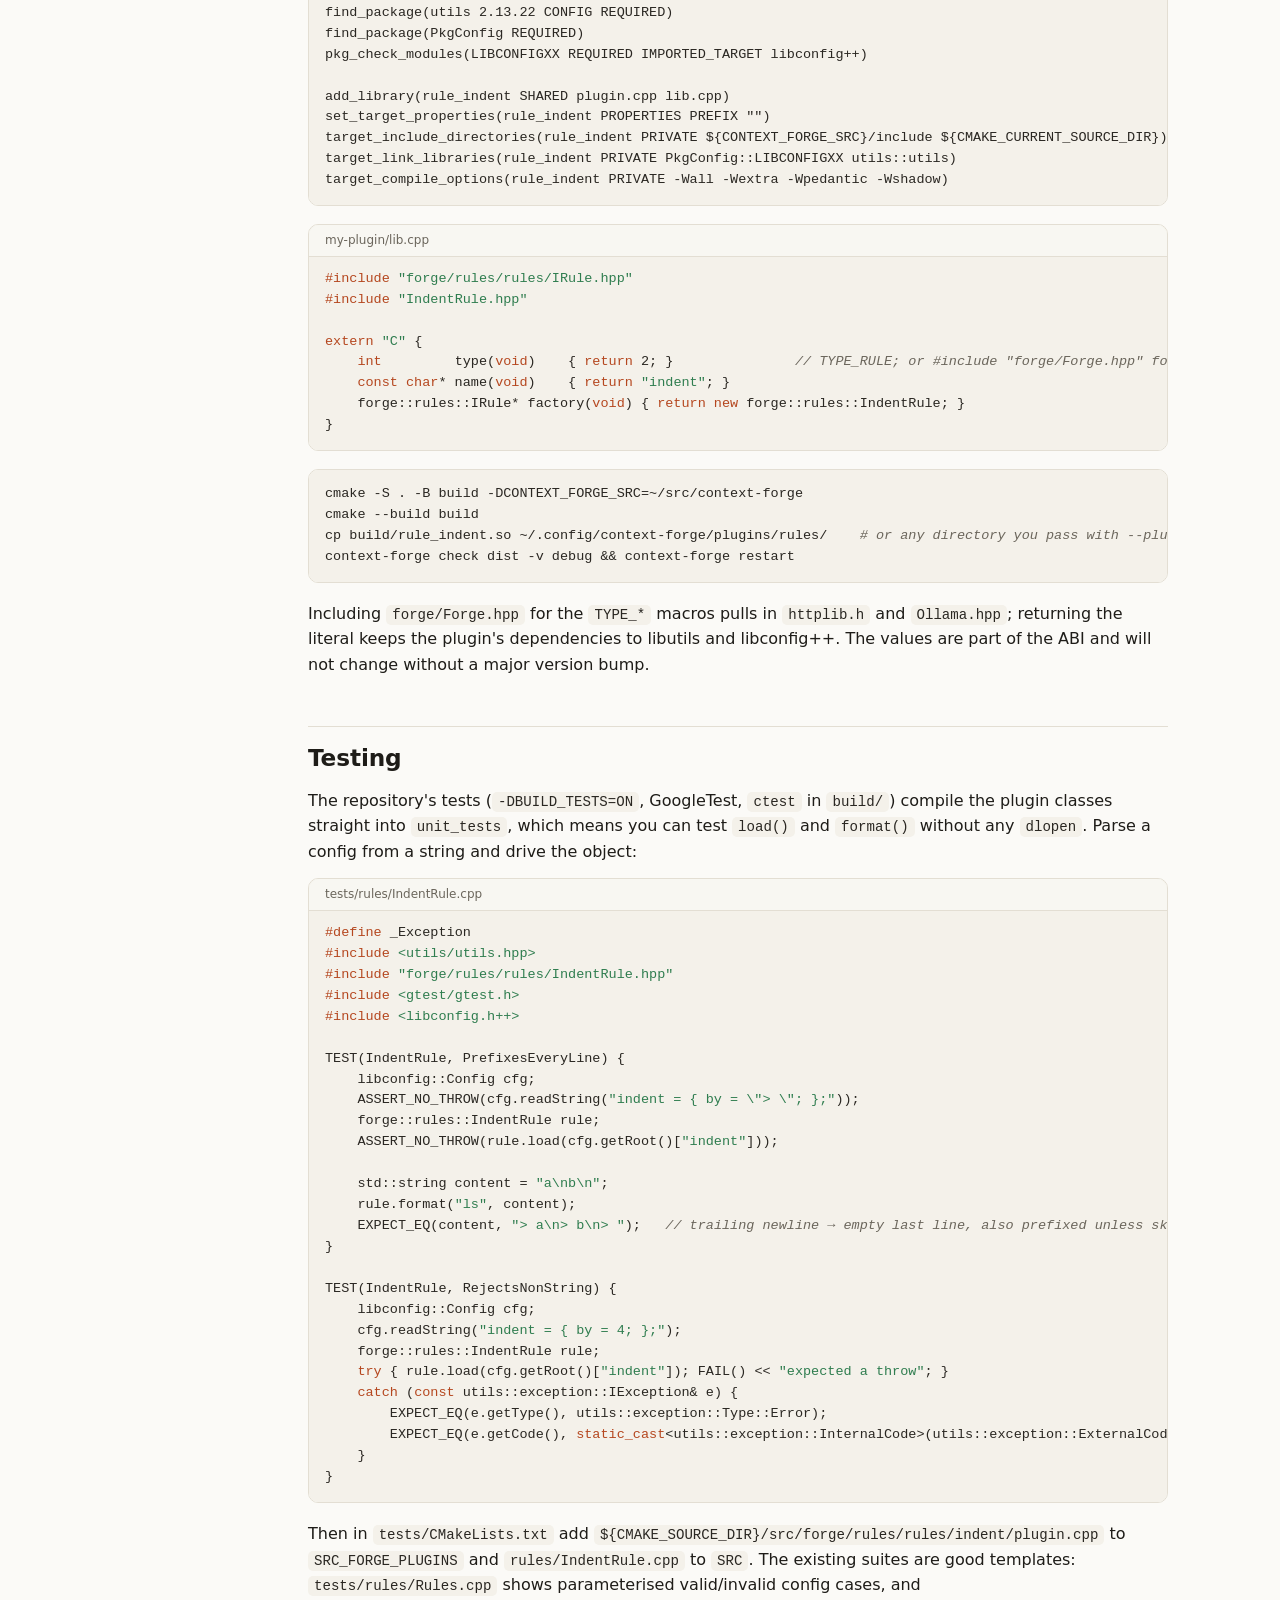
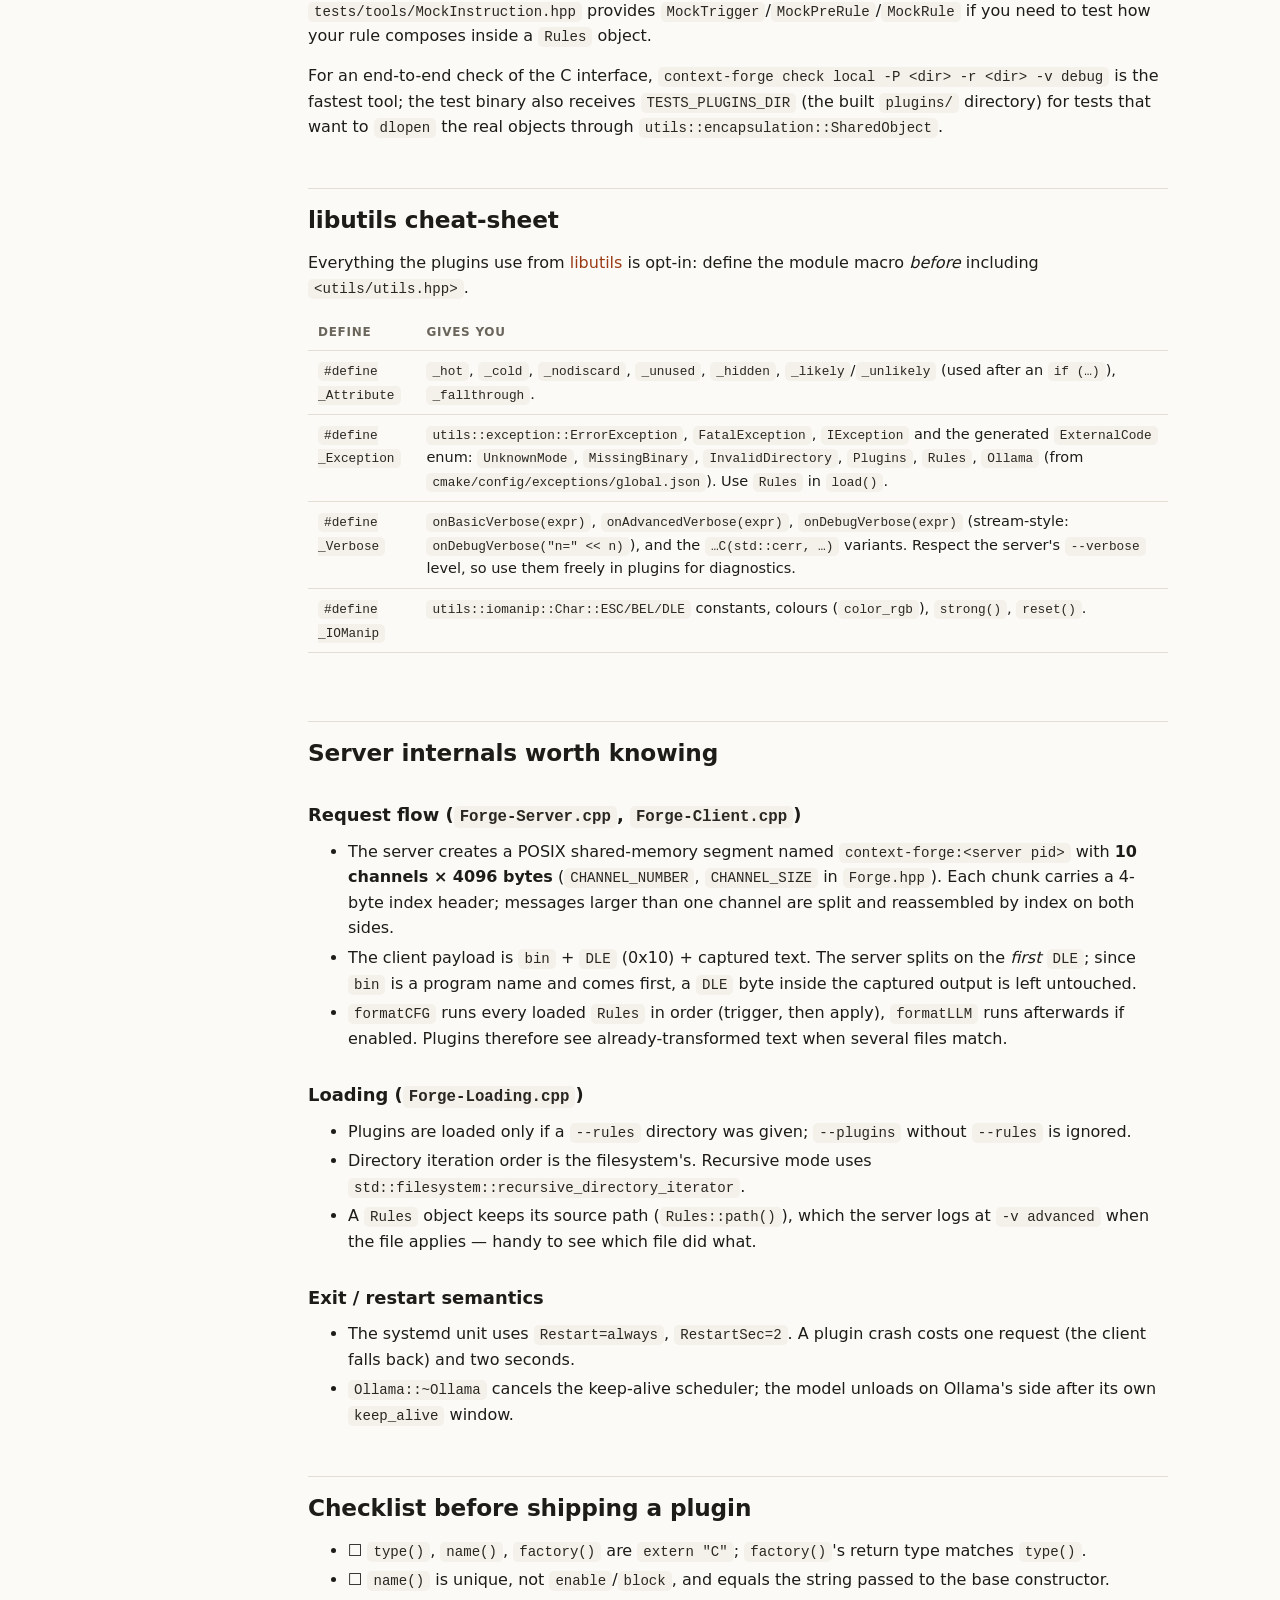
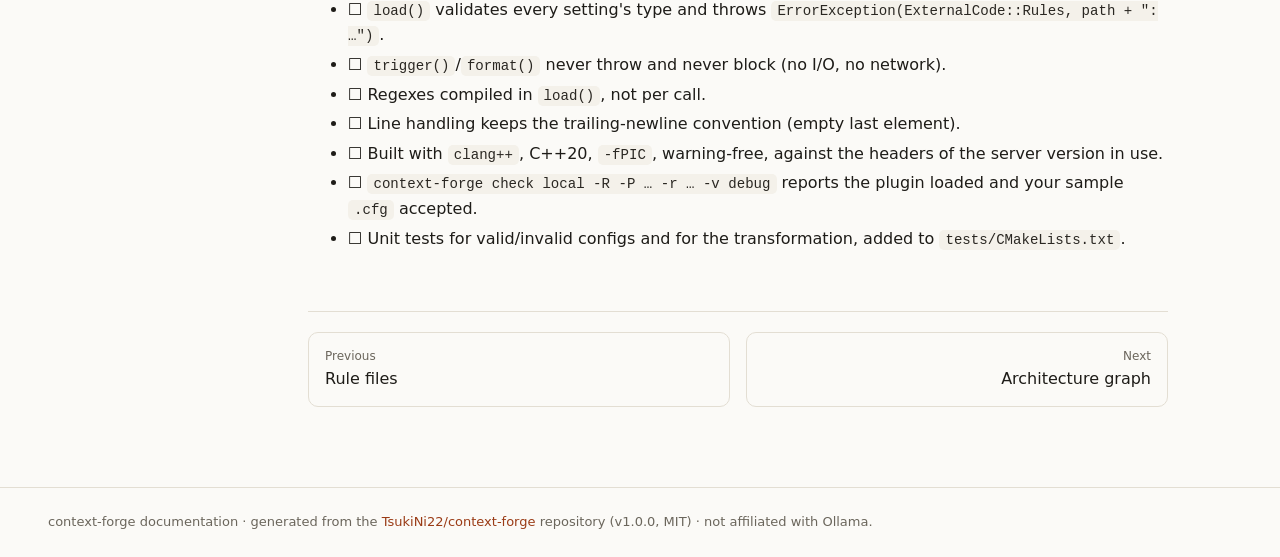
<file: plugins.html>
<!DOCTYPE html>
<html lang="en">
<head>
<meta charset="utf-8">
<meta name="viewport" content="width=device-width, initial-scale=1">
<title>Plugin development · context-forge docs</title>
<meta name="description" content="Technical guide to writing a context-forge plugin of any type (trigger, pre-rule, rule): ABI, interfaces, a complete worked example, CMake, out-of-tree builds and tests.">
<link rel="icon" href="data:image/svg+xml,%3Csvg xmlns='http://www.w3.org/2000/svg' viewBox='0 0 32 32'%3E%3Cpath d='M4 22h24l-3 5H7z' fill='%23b5471f'/%3E%3Cpath d='M8 12h20v6H12l-4 4z' fill='%23b5471f'/%3E%3C/svg%3E">
<link rel="stylesheet" href="assets/style.css">
<script>try{var t=localStorage.getItem('cf-theme');if(t)document.documentElement.setAttribute('data-theme',t);}catch(e){}</script>

</head>
<body>
<header class="topbar">
  <button class="icon-btn menu-btn" aria-label="Open navigation"><svg width="18" height="18" viewBox="0 0 24 24" fill="none" stroke="currentColor" stroke-width="2" stroke-linecap="round"><path d="M4 6h16M4 12h16M4 18h16"/></svg></button>
  <a class="brand" href="index.html"><svg class="logo" viewBox="0 0 32 32" fill="none" aria-hidden="true"><path d="M4 22h24l-3 5H7l-3-5Z" fill="currentColor" opacity=".85"/><path d="M8 12h20v6H12l-4 4v-10Z" fill="currentColor"/><path d="M8 12V8h6v4" stroke="currentColor" stroke-width="2.4" stroke-linejoin="round"/><circle cx="22" cy="6" r="1.6" fill="#e8734a"/><circle cx="26.5" cy="9" r="1.1" fill="#e8734a"/></svg><span>context-forge</span><span class="ver">v1.0.0</span></a>
  <nav class="topnav">
<a href="index.html">Overview</a>
<a href="install.html">User guide</a>
<a href="plugins.html" class="active">Plugin development</a>
<a href="graph.html">Architecture graph</a>
  </nav>
  <a class="icon-btn" href="https://github.com/TsukiNi22/context-forge" title="GitHub repository" aria-label="GitHub repository"><svg width="16" height="16" viewBox="0 0 16 16" fill="currentColor"><path d="M8 0C3.58 0 0 3.58 0 8c0 3.54 2.29 6.53 5.47 7.59.4.07.55-.17.55-.38 0-.19-.01-.82-.01-1.49-2.01.37-2.53-.49-2.69-.94-.09-.23-.48-.94-.82-1.13-.28-.15-.68-.52-.01-.53.63-.01 1.08.58 1.23.82.72 1.21 1.87.87 2.33.66.07-.52.28-.87.51-1.07-1.78-.2-3.64-.89-3.64-3.95 0-.87.31-1.59.82-2.15-.08-.2-.36-1.02.08-2.12 0 0 .67-.21 2.2.82.64-.18 1.32-.27 2-.27.68 0 1.36.09 2 .27 1.53-1.04 2.2-.82 2.2-.82.44 1.1.16 1.92.08 2.12.51.56.82 1.27.82 2.15 0 3.07-1.87 3.75-3.65 3.95.29.25.54.73.54 1.48 0 1.07-.01 1.93-.01 2.2 0 .21.15.46.55.38A8.013 8.013 0 0 0 16 8c0-4.42-3.58-8-8-8Z"/></svg></a>
  <button class="icon-btn" data-theme-toggle title="Toggle light/dark theme" aria-label="Toggle theme"><svg width="16" height="16" viewBox="0 0 24 24" fill="none" stroke="currentColor" stroke-width="2" stroke-linecap="round"><circle cx="12" cy="12" r="4"/><path d="M12 2v2M12 20v2M4.9 4.9l1.4 1.4M17.7 17.7l1.4 1.4M2 12h2M20 12h2M4.9 19.1l1.4-1.4M17.7 6.3l1.4-1.4"/></svg></button>
</header>
<div class="shell">
<aside class="sidebar">
<h4>Developer guide</h4>
<a href="plugins.html" class="active">Plugin development</a>
<div class="sub"><a href="#big-picture">The big picture</a><a href="#types">The three plugin types</a><a href="#abi">The ABI contract</a><a href="#interfaces">The C++ interfaces</a><a href="#lifecycle">Lifecycle & guarantees</a><a href="#walkthrough">Walkthrough: a rule plugin</a><a href="#trigger-example">Example: a trigger</a><a href="#prerule-example">Example: a pre-rule</a><a href="#cmake">CMake wiring</a><a href="#out-of-tree">Out-of-tree plugins</a><a href="#testing">Testing</a><a href="#libutils">libutils cheat-sheet</a><a href="#internals">Server internals</a><a href="#checklist">Checklist</a></div>
<a href="graph.html">Architecture graph</a>
<h4>User guide</h4>
<a href="install.html">Installation & setup</a>
<a href="usage.html">Command reference</a>
<a href="rules.html">Rule files</a>
</aside>
<main class="content">

<div class="page-eyebrow">Developer guide</div>
<h1>Writing a plugin</h1>
<p class="lead">A plugin is a shared object that exports three C symbols and one C++ class. This guide covers the contract the server expects, the internals you need to reason about, a complete worked example for each of the three plugin types, how to wire it into CMake (in-tree or out-of-tree) and how to test it.</p>

<div class="toc"><strong>On this page</strong>
<a href="#big-picture">The big picture</a>
<a href="#types">The three plugin types</a>
<a href="#abi">The ABI contract</a>
<a href="#interfaces">The C++ interfaces</a>
<a href="#lifecycle">Lifecycle &amp; guarantees</a>
<a href="#walkthrough">Walkthrough: a rule plugin</a>
<a href="#trigger-example">Example: a trigger</a>
<a href="#prerule-example">Example: a pre-rule</a>
<a href="#cmake">CMake wiring</a>
<a href="#out-of-tree">Out-of-tree plugins</a>
<a href="#testing">Testing</a>
<a href="#libutils">libutils cheat-sheet</a>
<a href="#internals">Server internals</a>
<a href="#checklist">Checklist</a>
</div>

<h2 id="big-picture">The big picture</h2>
<p>The server (<code>forge::Forge</code>) never knows concrete rule classes. At start-up it <code>dlopen</code>s every <code>*.so</code> in the plugins directory, asks each for its <em>type</em>, its <em>name</em> and a <em>factory function</em>, and files the factory under the name. Later, while parsing a rule file, every top-level key is looked up in that map: the factory creates a fresh instance, the instance parses its own settings, and the instance is stored in a <code>forge::rules::Rules</code> object that represents the file. At request time, <code>Rules::trigger()</code> and <code>Rules::apply()</code> walk those instances.</p>

<figure>
<svg class="diagram" viewBox="0 0 880 330" role="img" aria-label="Loading sequence: Forge::load iterates *.so files calling loadPlugin which dlopens and reads type(), name(), factory; then iterates *.cfg files calling loadCFG which, for each key, calls the factory, then instance.load(setting), then rules.push(instance).">
  <defs><marker id="ar2" viewBox="0 0 10 10" refX="9" refY="5" markerWidth="7" markerHeight="7" orient="auto-start-reverse"><path d="M0 0L10 5L0 10z" fill="var(--muted)"/></marker></defs>
  <g font-family="var(--font)" font-size="13" fill="var(--text)">
    <!-- lanes -->
    <g font-weight="700" text-anchor="middle">
      <rect x="20" y="16" width="170" height="30" rx="7" fill="var(--surface)" stroke="var(--border)"/><text x="105" y="36">Forge (server)</text>
      <rect x="240" y="16" width="170" height="30" rx="7" fill="var(--surface)" stroke="var(--border)"/><text x="325" y="36">your_plugin.so</text>
      <rect x="460" y="16" width="170" height="30" rx="7" fill="var(--surface)" stroke="var(--border)"/><text x="545" y="36">plugin instance</text>
      <rect x="680" y="16" width="180" height="30" rx="7" fill="var(--surface)" stroke="var(--border)"/><text x="770" y="36">Rules (one per .cfg)</text>
    </g>
    <g stroke="var(--border)" stroke-dasharray="4 4"><path d="M105 46V318"/><path d="M325 46V318"/><path d="M545 46V318"/><path d="M770 46V318"/></g>
    <!-- phase labels -->
    <text x="20" y="70" font-size="11" fill="var(--accent)" font-weight="700" letter-spacing=".08em">LOAD PLUGINS · for each *.so</text>
    <g stroke="var(--muted)" stroke-width="1.4" marker-end="url(#ar2)">
      <path d="M105 88H323"/><path d="M105 112H323"/><path d="M105 136H323"/>
    </g>
    <g font-family="var(--mono)" font-size="12">
      <text x="120" y="83">dlopen → int type()</text>
      <text x="120" y="107">const char* name()</text>
      <text x="120" y="131">T* (*factory)()   ← stored under name</text>
    </g>
    <text x="20" y="172" font-size="11" fill="var(--accent)" font-weight="700" letter-spacing=".08em">LOAD RULES · for each *.cfg, for each top-level key</text>
    <g stroke="var(--muted)" stroke-width="1.4" marker-end="url(#ar2)">
      <path d="M105 190H323"/><path d="M325 208H543"/><path d="M105 232H543"/><path d="M105 256H768"/>
    </g>
    <g font-family="var(--mono)" font-size="12">
      <text x="120" y="185">factory()</text>
      <text x="340" y="203">new YourRule</text>
      <text x="120" y="227">instance-&gt;load(setting[key])   (throws → whole file rejected)</text>
      <text x="120" y="251">rules.push(std::unique_ptr&lt;T&gt;(instance))</text>
    </g>
    <text x="20" y="290" font-size="11" fill="var(--accent)" font-weight="700" letter-spacing=".08em">PER REQUEST · for each Rules</text>
    <g stroke="var(--muted)" stroke-width="1.4" marker-end="url(#ar2)"><path d="M105 306H768"/></g>
    <text x="120" y="301" font-family="var(--mono)" font-size="12">if rules.trigger(bin, content) → rules.apply(bin, content)   → trigger() / format() on your instance</text>
  </g>
</svg>
<figcaption>Loading happens once at server start (or on <code>check</code>). Requests are served sequentially on the server's single thread.</figcaption>
</figure>

<h2 id="types">The three plugin types</h2>
<div class="table-wrap"><table>
<tr><th>Type</th><th><code>type()</code></th><th>Base class</th><th>Method to implement</th><th>When it runs</th><th>Shipped examples</th></tr>
<tr><td><span class="pill trigger">trigger</span></td><td><code>TYPE_TRIGGER</code> = 0</td><td><code>forge::rules::ITrigger</code></td><td><code>bool trigger(const std::string&amp; bin, const std::string&amp; content)</code></td><td>Before anything else, on the untouched content. Any <code>true</code> among a file's triggers enables the file.</td><td><code>trigger</code> (<code>DefaultTrigger</code>)</td></tr>
<tr><td><span class="pill pre">pre-rule</span></td><td><code>TYPE_PRE_RULE</code> = 1</td><td><code>forge::rules::IPreRule</code></td><td><code>void format(const std::string&amp; bin, std::string&amp; content)</code></td><td>On each block, before every rule of the file.</td><td><code>ansi</code> (<code>AnsiPreRule</code>)</td></tr>
<tr><td><span class="pill rule">rule</span></td><td><code>TYPE_RULE</code> = 2</td><td><code>forge::rules::IRule</code></td><td><code>void format(const std::string&amp; bin, std::string&amp; content)</code></td><td>On each block, after the pre-rules, in file order.</td><td><code>ln</code>, <code>drop</code>, <code>dup</code>, <code>replace</code>, <code>insert</code></td></tr>
</table></div>
<p><code>IPreRule</code> and <code>IRule</code> have the same signature; the split exists only to guarantee ordering: normalisation (strip colours, decode, unwrap) belongs to pre-rules, content edits to rules.</p>

<h2 id="abi">The ABI contract</h2>
<p>The loader (<code>forge::Forge::loadPlugin</code>, <code>src/forge/Forge-Loading.cpp</code>) resolves exactly three unmangled symbols, so they must be inside <code>extern "C"</code>:</p>
<pre data-title="Required exports"><code><span class="k">extern</span> <span class="s">"C"</span> {
    <span class="k">int</span>         type(<span class="k">void</span>);     <span class="c">// TYPE_TRIGGER (0) | TYPE_PRE_RULE (1) | TYPE_RULE (2)   — from forge/Forge.hpp</span>
    <span class="k">const char</span>* name(<span class="k">void</span>);     <span class="c">// the key users write in .cfg files; unique across all loaded plugins</span>
    T*          factory(<span class="k">void</span>);  <span class="c">// T = forge::rules::ITrigger | IPreRule | IRule, matching type(); returns `new Concrete`</span>
}</code></pre>
<p>Rules enforced at load time (a violation rejects that <code>.so</code> only, with a message at <code>-v debug</code>):</p>
<ul>
<li><code>type()</code> must be 0, 1 or 2. The loader casts <code>factory</code> to the pointer type matching <code>type()</code> — a mismatch is undefined behaviour, not an error.</li>
<li><code>name()</code> must not collide with another loaded plugin, and must not be <code>enable</code> or <code>block</code> (built-ins).</li>
<li>The object returned by <code>factory()</code> is owned by the server and released with <code>delete</code> through the interface's virtual destructor, so allocate it with plain <code>new</code>.</li>
</ul>
<p>The file name of the shared object is irrelevant (<code>rule_ln.so</code>, <code>libwhatever.so</code>, …): only the extension <code>.so</code> matters for discovery. In the repository each plugin is split in three source files, and the per-kind <code>type()</code> lives in a file shared by all plugins of that kind:</p>
<pre data-nocopy><code>include/forge/rules/rules/LnRule.hpp        ← class declaration
src/forge/rules/rules/lib.cpp               ← int type() { return TYPE_RULE; }      (shared by every rule)
src/forge/rules/rules/ln/lib.cpp            ← name() + factory()
src/forge/rules/rules/ln/plugin.cpp         ← load() + format()                    (also compiled into unit_tests)</code></pre>

<h2 id="interfaces">The C++ interfaces</h2>
<p>All interfaces live in <code>namespace forge::rules</code>, under <code>include/forge/rules/</code>. The hierarchy:</p>
<figure>
<svg class="diagram" viewBox="0 0 880 250" role="img" aria-label="Class hierarchy: IInstruction (privately inherits utils Observer) is the root; AInstruction adds the name; ITrigger, IPreRule and IRule derive from AInstruction; DefaultTrigger, AnsiPreRule and the five rules derive from those.">
  <g font-family="var(--mono)" font-size="12.5" fill="var(--text)" text-anchor="middle">
    <rect x="330" y="10" width="220" height="40" rx="7" fill="var(--surface)" stroke="var(--border)"/><text x="440" y="27">IInstruction</text><text x="440" y="43" font-size="11" fill="var(--muted)">name() = 0 · load(Setting) = 0</text>
    <rect x="330" y="72" width="220" height="40" rx="7" fill="var(--surface)" stroke="var(--border)"/><text x="440" y="89">AInstruction</text><text x="440" y="105" font-size="11" fill="var(--muted)">name() final · AInstruction(name)</text>
    <rect x="60" y="140" width="200" height="40" rx="7" fill="color-mix(in srgb,#7a3fb0 12%,var(--surface))" stroke="#7a3fb0"/><text x="160" y="157">ITrigger</text><text x="160" y="173" font-size="11" fill="var(--muted)">trigger(bin, content) = 0</text>
    <rect x="340" y="140" width="200" height="40" rx="7" fill="color-mix(in srgb,#1f7a8c 12%,var(--surface))" stroke="#1f7a8c"/><text x="440" y="157">IPreRule</text><text x="440" y="173" font-size="11" fill="var(--muted)">format(bin, content&amp;) = 0</text>
    <rect x="620" y="140" width="200" height="40" rx="7" fill="var(--accent-soft)" stroke="var(--accent)"/><text x="720" y="157">IRule</text><text x="720" y="173" font-size="11" fill="var(--muted)">format(bin, content&amp;) = 0</text>
    <rect x="60" y="205" width="200" height="30" rx="7" fill="var(--surface)" stroke="var(--border)" stroke-dasharray="3 3"/><text x="160" y="224">DefaultTrigger · yours</text>
    <rect x="340" y="205" width="200" height="30" rx="7" fill="var(--surface)" stroke="var(--border)" stroke-dasharray="3 3"/><text x="440" y="224">AnsiPreRule · yours</text>
    <rect x="620" y="205" width="200" height="30" rx="7" fill="var(--surface)" stroke="var(--border)" stroke-dasharray="3 3"/><text x="720" y="224">LnRule DropRule … · yours</text>
    <text x="560" y="32" font-size="11" fill="var(--muted)" text-anchor="start">: private Observer&lt;"IInstruction"&gt; (libutils)</text>
  </g>
  <g stroke="var(--muted)" stroke-width="1.4" fill="none">
    <path d="M440 72V50"/><path d="M160 140V125H720V140M440 112V140"/><path d="M160 205V180M440 205V180M720 205V180"/>
  </g>
</svg>
<figcaption>Solid boxes are provided by context-forge; dashed boxes are what you write. Copy and move are deleted all the way down.</figcaption>
</figure>

<h3 id="iinstruction">IInstruction / AInstruction — common to all types</h3>
<pre data-title="include/forge/rules/IInstruction.hpp (excerpt)"><code><span class="k">class</span> IInstruction: <span class="k">private</span> utils::security::observer::Observer&lt;<span class="s">"IInstruction"</span>&gt; {
<span class="k">public</span>:
    <span class="k">virtual</span> std::string name(<span class="k">void</span>) <span class="k">const</span> = 0;                 <span class="c">// debug label printed by the server</span>
    <span class="k">virtual void</span> load(<span class="k">const</span> libconfig::Setting&amp; s) = 0;      <span class="c">// parse your settings; throw on invalid input</span>
    <span class="k">virtual</span> ~IInstruction() = <span class="k">default</span>;
    <span class="c">// copy/move deleted</span>
};</code></pre>
<p><code>AInstruction</code> implements <code>name()</code> from a string given to its constructor. You never derive from these two directly: derive from <code>ITrigger</code>, <code>IPreRule</code> or <code>IRule</code>, and pass your plugin name up the chain — <code>LnRule(): IRule("ln") {}</code>. The name you pass here is only used in logs; the name that matters for <code>.cfg</code> files is the one returned by the C function <code>name()</code>. Keep them identical to avoid confusion.</p>
<p>The private <code>Observer</code> base counts live instances per label; the test-suite uses it to detect leaks (<code>AInstructionLeakTest</code>). It needs nothing from you.</p>

<h3 id="load">load(const libconfig::Setting&amp; s)</h3>
<p><code>s</code> is the setting whose key is your plugin name, in one rule file. Its shape is entirely yours: a scalar (<code>ansi = false;</code>), an array (<code>drop = [...]</code>) or a group (<code>ln = { ... };</code>). Validate types explicitly — libconfig throws <code>SettingTypeException</code> on a bad cast, which is a less useful message — and report problems by throwing an <code>ErrorException</code> with the <code>Rules</code> external code and the setting path:</p>
<pre><code><span class="k">if</span> (s[<span class="s">"head"</span>].getType() != libconfig::Setting::TypeInt) _unlikely {
    <span class="k">throw</span> utils::exception::ErrorException(
        utils::exception::ExternalCode::Rules,
        s[<span class="s">"head"</span>].getPath() + <span class="s">": the head value must be an integer"</span>);
}</code></pre>
<p>Any exception escaping <code>load()</code> rejects the <strong>whole rule file</strong> (the message is logged with <code>-v debug</code> and by <code>check</code>), other files are unaffected. Do expensive preparation here — compile regexes, build lookup tables — <code>load()</code> runs once per file at start-up.</p>
<p>Useful libconfig calls: <code>s.exists("k")</code>, <code>s["k"]</code>, <code>s.getType()</code> (<code>TypeInt</code>, <code>TypeInt64</code>, <code>TypeFloat</code>, <code>TypeString</code>, <code>TypeBoolean</code>, <code>TypeArray</code>, <code>TypeList</code>, <code>TypeGroup</code>), <code>s.isArray()</code>, <code>s.getLength()</code>, <code>s[i]</code>, <code>static_cast&lt;int&gt;(s)</code>, <code>static_cast&lt;const char*&gt;(s)</code>, <code>s.lookupValue("k", var)</code>, <code>s.getPath()</code>.</p>

<h3 id="trigger-iface">ITrigger::trigger(bin, content)</h3>
<p>Return <code>true</code> to enable the file. <code>bin</code> is the program name as typed after <code>exec -c</code>; <code>content</code> is the full captured output, not yet block-split or formatted. Called for every request on every file that has triggers, so keep it cheap; the built-in short-circuits on the first <code>true</code>.</p>

<h3 id="format-iface">IPreRule::format / IRule::format(bin, content&amp;)</h3>
<p>Edit <code>content</code> in place. It holds <em>one block</em> (the whole output unless the file uses <code>block</code>). Blocks are joined afterwards with <code>block.sep</code>. Common line handling helper, copied verbatim in each shipped rule (there is no shared helper header yet):</p>
<pre><code><span class="k">static</span> std::vector&lt;std::string&gt; splitLines(<span class="k">const</span> std::string&amp; content) {
    std::vector&lt;std::string&gt; lines; std::size_t start = 0;
    <span class="k">while</span> (start &lt;= content.size()) {
        std::size_t end = content.find(<span class="s">'\n'</span>, start);
        <span class="k">if</span> (end == std::string::npos) { lines.emplace_back(content.substr(start)); <span class="k">break</span>; }
        lines.emplace_back(content.substr(start, end - start)); start = end + 1;
    }
    <span class="k">return</span> lines;
}
<span class="k">static</span> std::string joinLines(<span class="k">const</span> std::vector&lt;std::string&gt;&amp; lines) {
    std::string r; <span class="k">for</span> (std::size_t i = 0; i &lt; lines.size(); ++i) { r += lines[i]; <span class="k">if</span> (i + 1 &lt; lines.size()) r += <span class="s">'\n'</span>; }
    <span class="k">return</span> r;
}</code></pre>
<p>Note the convention: a trailing <code>\n</code> yields an empty last element, and joining restores it. Follow it so your rule composes with <code>ln</code>, <code>drop</code> and <code>dup</code>.</p>

<h2 id="lifecycle">Lifecycle &amp; guarantees</h2>
<ul>
<li><strong>One instance per (rule file, key).</strong> Two files using <code>indent</code> get two <code>IndentRule</code> objects with independent settings. Instances live as long as the server.</li>
<li><strong>Single-threaded.</strong> The server handles requests one after another; <code>trigger()</code>/<code>format()</code> are never called concurrently. You may keep mutable state, but remember the same instance sees every wrapped command.</li>
<li><strong>Never throw from <code>trigger()</code> or <code>format()</code>.</strong> There is no catch around the request loop: an exception ends the server process (systemd restarts it 2 s later and the client that was waiting falls back to plain output). Catch <code>std::regex_error</code> and friends yourself.</li>
<li><strong>Loading is best-effort.</strong> Unloadable <code>.so</code> files and invalid <code>.cfg</code> files are skipped with a log line; make errors loud with <code>context-forge check local … -v debug</code>.</li>
<li><strong>ABI.</strong> Your plugin and the server share vtables, <code>std::string</code> and <code>libconfig::Setting</code> across the <code>.so</code> boundary. Build with the same compiler (<code>clang++</code>), standard (C++20), standard library (libstdc++) and the headers of the exact server version you target.</li>
</ul>

<h2 id="walkthrough">Walkthrough: a rule plugin, step by step</h2>
<p>We'll add <code>indent</code>, a rule that prefixes every line of a block with a string:</p>
<pre data-title="rules/example.cfg"><code>trigger = { bin = ["ls"]; };
indent = { by = "    "; skip_empty = true; };</code></pre>

<ol class="steps">
<li><strong>Declare the class</strong> — <code>include/forge/rules/rules/IndentRule.hpp</code>
<pre data-title="include/forge/rules/rules/IndentRule.hpp"><code><span class="k">#ifndef</span> INDENTRULE_H
    <span class="k">#define</span> INDENTRULE_H

    <span class="k">#include</span> <span class="s">"IRule.hpp"</span>        <span class="c">// forge::rules::IRule</span>
    <span class="k">#include</span> <span class="s">&lt;libconfig.h++&gt;</span>    <span class="c">// libconfig::Setting</span>
    <span class="k">#include</span> <span class="s">&lt;string&gt;</span>           <span class="c">// std::string</span>

<span class="k">namespace</span> forge::rules {

<span class="k">class</span> IndentRule: <span class="k">public</span> forge::rules::IRule {
    <span class="k">private</span>:
        std::string _by = <span class="s">"    "</span>;
        <span class="k">bool</span> _skipEmpty = <span class="k">false</span>;

    <span class="k">public</span>:
        <span class="k">void</span> load(<span class="k">const</span> libconfig::Setting&amp; s) <span class="k">final</span>;
        <span class="k">void</span> format(<span class="k">const</span> std::string&amp; bin, std::string&amp; content) <span class="k">final</span>;

        IndentRule&amp; <span class="k">operator</span>=(<span class="k">const</span> IndentRule&amp;) = <span class="k">delete</span>;
        IndentRule&amp; <span class="k">operator</span>=(IndentRule&amp;&amp;) = <span class="k">delete</span>;
        IndentRule(): IRule(<span class="s">"indent"</span>) {};
        IndentRule(<span class="k">const</span> IndentRule&amp;) = <span class="k">delete</span>;
        IndentRule(IndentRule&amp;&amp;) = <span class="k">delete</span>;
        ~IndentRule() = <span class="k">default</span>;
};

}
<span class="k">#endif</span></code></pre></li>

<li><strong>Implement <code>load</code> and <code>format</code></strong> — <code>src/forge/rules/rules/indent/plugin.cpp</code>
<pre data-title="src/forge/rules/rules/indent/plugin.cpp"><code><span class="k">#define</span> _Exception          <span class="c">// enable utils::exception::* (must precede the include)</span>
<span class="k">#define</span> _Attribute          <span class="c">// enable _hot / _unlikely / _unused …</span>
<span class="k">#include</span> <span class="s">&lt;utils/utils.hpp&gt;</span>
<span class="k">#include</span> <span class="s">"forge/rules/rules/IndentRule.hpp"</span>
<span class="k">#include</span> <span class="s">&lt;libconfig.h++&gt;</span>
<span class="k">#include</span> <span class="s">&lt;string&gt;</span>

<span class="k">void</span> forge::rules::IndentRule::load(<span class="k">const</span> libconfig::Setting&amp; s)
{
    <span class="k">if</span> (!s.isGroup()) _unlikely {
        <span class="k">throw</span> utils::exception::ErrorException(utils::exception::ExternalCode::Rules,
            s.getPath() + <span class="s">": indent must be a group { by = \"...\"; skip_empty = bool; }"</span>);
    }
    <span class="k">if</span> (s.exists(<span class="s">"by"</span>)) {
        <span class="k">if</span> (s[<span class="s">"by"</span>].getType() != libconfig::Setting::TypeString) _unlikely {
            <span class="k">throw</span> utils::exception::ErrorException(utils::exception::ExternalCode::Rules,
                s[<span class="s">"by"</span>].getPath() + <span class="s">": the by value must be a string"</span>);
        }
        <span class="k">this</span>-&gt;_by = <span class="k">static_cast</span>&lt;<span class="k">const char</span>*&gt;(s[<span class="s">"by"</span>]);
    }
    <span class="k">if</span> (s.exists(<span class="s">"skip_empty"</span>)) {
        <span class="k">if</span> (s[<span class="s">"skip_empty"</span>].getType() != libconfig::Setting::TypeBoolean) _unlikely {
            <span class="k">throw</span> utils::exception::ErrorException(utils::exception::ExternalCode::Rules,
                s[<span class="s">"skip_empty"</span>].getPath() + <span class="s">": the skip_empty value must be a boolean"</span>);
        }
        <span class="k">this</span>-&gt;_skipEmpty = <span class="k">static_cast</span>&lt;<span class="k">bool</span>&gt;(s[<span class="s">"skip_empty"</span>]);
    }
}

_hot <span class="k">void</span> forge::rules::IndentRule::format(_unused <span class="k">const</span> std::string&amp; bin, std::string&amp; content)
{
    <span class="k">if</span> (<span class="k">this</span>-&gt;_by.empty()) <span class="k">return</span>;

    std::string result;
    result.reserve(content.size() + <span class="k">this</span>-&gt;_by.size() * 16);

    std::size_t start = 0;
    <span class="k">while</span> (start &lt;= content.size()) {
        std::size_t end = content.find(<span class="s">'\n'</span>, start);
        <span class="k">const bool</span> last = (end == std::string::npos);
        <span class="k">const</span> std::size_t len = last ? content.size() - start : end - start;

        <span class="k">if</span> (!(<span class="k">this</span>-&gt;_skipEmpty &amp;&amp; len == 0)) result += <span class="k">this</span>-&gt;_by;
        result.append(content, start, len);
        <span class="k">if</span> (last) <span class="k">break</span>;
        result += <span class="s">'\n'</span>;
        start = end + 1;
    }
    content = std::move(result);
}</code></pre>
<p>Notice: validation with a path in the message, no exceptions in <code>format</code>, work reserved up front, and <code>_unused</code> on <code>bin</code> because the project compiles with <code>-Wunused-parameter</code>.</p></li>

<li><strong>Export the C entry points</strong> — <code>src/forge/rules/rules/indent/lib.cpp</code>
<pre data-title="src/forge/rules/rules/indent/lib.cpp"><code><span class="k">#include</span> <span class="s">"forge/rules/rules/IRule.hpp"</span>
<span class="k">#include</span> <span class="s">"forge/rules/rules/IndentRule.hpp"</span>

<span class="k">extern</span> <span class="s">"C"</span> {
    <span class="k">const char</span>* name(<span class="k">void</span>)             { <span class="k">return</span> <span class="s">"indent"</span>; }
    forge::rules::IRule* factory(<span class="k">void</span>) { <span class="k">return new</span> forge::rules::IndentRule; }
}</code></pre>
<p><code>type()</code> comes from the shared <code>src/forge/rules/rules/lib.cpp</code> (<code>return TYPE_RULE;</code>) that CMake links into every rule plugin. For an out-of-tree build, add it to your own <code>lib.cpp</code> (see <a href="#out-of-tree">below</a>).</p></li>

<li><strong>Register the target in <code>CMakeLists.txt</code></strong> (three edits, next to the existing rules):
<pre data-title="CMakeLists.txt"><code><span class="c"># 1. sources</span>
set(SRC_INDENT
    src/forge/rules/rules/indent/plugin.cpp
    src/forge/rules/rules/indent/lib.cpp
)
add_library(rule_indent SHARED ${SRC_PLUGINS} ${SRC_RULES} ${SRC_INDENT})

<span class="c"># 2. output location (add rule_indent to the existing set_target_properties call for rules)</span>
set_target_properties(
    rule_ln rule_drop rule_dup rule_insert rule_replace
    rule_indent
    PROPERTIES PREFIX "" LIBRARY_OUTPUT_DIRECTORY ${CMAKE_SOURCE_DIR}/plugins/rules
)

<span class="c"># 3. add it to the PLUGINS list so include dirs, link libraries, build modes and the `plugins` target apply</span>
set(PLUGINS
    trigger_default pre-rule_ansi
    rule_ln rule_drop rule_dup rule_insert rule_replace
    rule_indent
)</code></pre></li>

<li><strong>Build and validate</strong>
<pre><code>cmake --build build --target rule_indent          <span class="c"># or: make</span>
ls plugins/rules/                                 <span class="c"># → … rule_indent.so</span>
mkdir -p /tmp/rules &amp;&amp; printf 'trigger = { bin = ["ls"]; };\nindent = { by = "  | "; };\n' &gt; /tmp/rules/indent.cfg
context-forge check local -R -P ./plugins -r /tmp/rules -v debug</code></pre>
<pre data-nocopy><code>… indent: plugin successfully loaded
… loaded plugins: 8
… loaded rules: 1</code></pre></li>

<li><strong>Use it</strong>
<pre><code>context-forge setup --copy --recursive --plugins ./plugins --rules /tmp/rules
context-forge exec -c ls</code></pre>
<pre data-nocopy><code>  | build
  | CMakeLists.txt
  | context-forge
  | …</code></pre></li>
</ol>

<h2 id="trigger-example">Example: a trigger plugin</h2>
<p>A trigger that fires when the output is longer than <em>n</em> bytes — useful to route only large outputs to a summarising rule set:</p>
<pre data-title="rules: min_size = 2048;   (scalar setting)"><code><span class="c">// include/forge/rules/triggers/SizeTrigger.hpp</span>
<span class="k">class</span> SizeTrigger: <span class="k">public</span> forge::rules::ITrigger {
    std::size_t _min = 0;
<span class="k">public</span>:
    <span class="k">void</span> load(<span class="k">const</span> libconfig::Setting&amp; s) <span class="k">final</span>;
    <span class="k">bool</span> trigger(<span class="k">const</span> std::string&amp; bin, <span class="k">const</span> std::string&amp; content) <span class="k">final</span>;
    SizeTrigger(): ITrigger(<span class="s">"min_size"</span>) {};
    <span class="c">/* deleted copy/move as usual */</span>
};

<span class="c">// src/forge/rules/triggers/size/plugin.cpp</span>
<span class="k">void</span> forge::rules::SizeTrigger::load(<span class="k">const</span> libconfig::Setting&amp; s)
{
    <span class="k">if</span> (s.getType() != libconfig::Setting::TypeInt || <span class="k">static_cast</span>&lt;<span class="k">int</span>&gt;(s) &lt; 0) _unlikely {
        <span class="k">throw</span> utils::exception::ErrorException(utils::exception::ExternalCode::Rules,
            s.getPath() + <span class="s">": min_size must be a non-negative integer"</span>);
    }
    <span class="k">this</span>-&gt;_min = <span class="k">static_cast</span>&lt;std::size_t&gt;(<span class="k">static_cast</span>&lt;<span class="k">int</span>&gt;(s));
}
_hot _nodiscard <span class="k">bool</span> forge::rules::SizeTrigger::trigger(_unused <span class="k">const</span> std::string&amp; bin, <span class="k">const</span> std::string&amp; content)
{
    <span class="k">return</span> content.size() &gt;= <span class="k">this</span>-&gt;_min;
}

<span class="c">// src/forge/rules/triggers/size/lib.cpp</span>
<span class="k">extern</span> <span class="s">"C"</span> {
    <span class="k">const char</span>* name(<span class="k">void</span>)                { <span class="k">return</span> <span class="s">"min_size"</span>; }
    forge::rules::ITrigger* factory(<span class="k">void</span>) { <span class="k">return new</span> forge::rules::SizeTrigger; }
}
<span class="c">// type() = TYPE_TRIGGER comes from src/forge/rules/triggers/lib.cpp</span></code></pre>
<p>CMake: <code>add_library(trigger_size SHARED ${SRC_PLUGINS} ${SRC_TRIGGERS} ${SRC_SIZE})</code>, output directory <code>plugins/triggers</code>. Because triggers are OR-ed, a file with both <code>trigger = { bin = ["ls"]; }</code> and <code>min_size = 2048;</code> applies to <em>any</em> <code>ls</code> output <em>or</em> any large output. Put them in separate files if you want AND semantics — or write a trigger that takes both criteria.</p>

<h2 id="prerule-example">Example: a pre-rule plugin</h2>
<p>A pre-rule that expands tabs to spaces so that later column-based regexes are stable:</p>
<pre data-title="rules: tabs = 4;"><code><span class="k">class</span> TabsPreRule: <span class="k">public</span> forge::rules::IPreRule {
    <span class="k">int</span> _width = 4;
<span class="k">public</span>:
    <span class="k">void</span> load(<span class="k">const</span> libconfig::Setting&amp; s) <span class="k">final</span> {
        <span class="k">if</span> (s.getType() != libconfig::Setting::TypeInt || <span class="k">static_cast</span>&lt;<span class="k">int</span>&gt;(s) &lt;= 0) _unlikely
            <span class="k">throw</span> utils::exception::ErrorException(utils::exception::ExternalCode::Rules, s.getPath() + <span class="s">": tabs must be an integer &gt; 0"</span>);
        <span class="k">this</span>-&gt;_width = <span class="k">static_cast</span>&lt;<span class="k">int</span>&gt;(s);
    }
    <span class="k">void</span> format(_unused <span class="k">const</span> std::string&amp; bin, std::string&amp; content) <span class="k">final</span> {
        std::string out; out.reserve(content.size()); <span class="k">int</span> col = 0;
        <span class="k">for</span> (<span class="k">char</span> c: content) {
            <span class="k">if</span> (c == <span class="s">'\t'</span>) { <span class="k">int</span> n = <span class="k">this</span>-&gt;_width - (col % <span class="k">this</span>-&gt;_width); out.append(n, <span class="s">' '</span>); col += n; }
            <span class="k">else</span> { out += c; col = (c == <span class="s">'\n'</span>) ? 0 : col + 1; }
        }
        content = std::move(out);
    }
    TabsPreRule(): IPreRule(<span class="s">"tabs"</span>) {};
};
<span class="c">// lib.cpp: name() → "tabs", factory() → new TabsPreRule; type() = TYPE_PRE_RULE from src/forge/rules/pre-rules/lib.cpp</span></code></pre>

<h2 id="cmake">CMake wiring, explained</h2>
<p>The relevant pieces of the root <code>CMakeLists.txt</code>:</p>
<div class="table-wrap"><table>
<tr><th>Variable / call</th><th>Role</th></tr>
<tr><td><code>SRC_PLUGINS</code></td><td>Sources shared by <em>every</em> plugin (currently empty; reserved for common helpers).</td></tr>
<tr><td><code>SRC_TRIGGERS</code> / <code>SRC_PRE_RULES</code> / <code>SRC_RULES</code></td><td>The per-kind <code>lib.cpp</code> providing <code>type()</code>.</td></tr>
<tr><td><code>add_library(&lt;name&gt; SHARED …)</code></td><td>One per plugin. Naming convention: <code>trigger_*</code>, <code>pre-rule_*</code>, <code>rule_*</code>.</td></tr>
<tr><td><code>PREFIX ""</code> + <code>LIBRARY_OUTPUT_DIRECTORY</code></td><td>Drops the <code>lib</code> prefix and places the file under <code>plugins/&lt;kind&gt;/</code> in the source tree.</td></tr>
<tr><td><code>PLUGINS</code> list</td><td>Every target in it gets the include dirs (<code>include</code>, <code>include/exception</code>), the link libraries (<code>libconfig++</code>, <code>httplib</code>, <code>utils</code>), the Debug/Asan/Optimized flags, a dependency on the generated exception header, and membership of the aggregate <code>plugins</code> target.</td></tr>
<tr><td><code>tests/CMakeLists.txt → SRC_FORGE_PLUGINS</code></td><td>Add your <code>plugin.cpp</code> here to unit-test the class directly (do <em>not</em> add <code>lib.cpp</code>: several plugins define the same C symbols).</td></tr>
</table></div>
<p>Everything is compiled with <code>-fPIC</code> (<code>CMAKE_POSITION_INDEPENDENT_CODE ON</code>) and the warning set <code>-Wall -Wextra -Wpedantic -Wshadow -Wunused-parameter</code>. Keep your plugin warning-free; CI builds fail otherwise.</p>

<h2 id="out-of-tree">Out-of-tree plugins</h2>
<p>You do not have to fork the repository. The headers under <code>include/forge/rules/</code> plus libutils and libconfig++ are all a plugin needs. Minimal standalone project:</p>
<pre data-nocopy><code>my-plugin/
├── CMakeLists.txt
├── IndentRule.hpp
├── plugin.cpp
└── lib.cpp        ← contains type(), name() and factory()</code></pre>
<pre data-title="my-plugin/CMakeLists.txt"><code>cmake_minimum_required(VERSION 3.20)
project(cf-indent LANGUAGES CXX)
set(CMAKE_CXX_STANDARD 20)
set(CMAKE_CXX_STANDARD_REQUIRED ON)
set(CMAKE_CXX_COMPILER clang++)                 <span class="c"># same toolchain as the server</span>
set(CMAKE_POSITION_INDEPENDENT_CODE ON)

set(CONTEXT_FORGE_SRC "" CACHE PATH "Path to a context-forge checkout (for its headers)")
find_package(utils 2.13.22 CONFIG REQUIRED)
find_package(PkgConfig REQUIRED)
pkg_check_modules(LIBCONFIGXX REQUIRED IMPORTED_TARGET libconfig++)

add_library(rule_indent SHARED plugin.cpp lib.cpp)
set_target_properties(rule_indent PROPERTIES PREFIX "")
target_include_directories(rule_indent PRIVATE ${CONTEXT_FORGE_SRC}/include ${CMAKE_CURRENT_SOURCE_DIR})
target_link_libraries(rule_indent PRIVATE PkgConfig::LIBCONFIGXX utils::utils)
target_compile_options(rule_indent PRIVATE -Wall -Wextra -Wpedantic -Wshadow)</code></pre>
<pre data-title="my-plugin/lib.cpp"><code><span class="k">#include</span> <span class="s">"forge/rules/rules/IRule.hpp"</span>
<span class="k">#include</span> <span class="s">"IndentRule.hpp"</span>

<span class="k">extern</span> <span class="s">"C"</span> {
    <span class="k">int</span>         type(<span class="k">void</span>)    { <span class="k">return</span> 2; }               <span class="c">// TYPE_RULE; or #include "forge/Forge.hpp" for the macro</span>
    <span class="k">const char</span>* name(<span class="k">void</span>)    { <span class="k">return</span> <span class="s">"indent"</span>; }
    forge::rules::IRule* factory(<span class="k">void</span>) { <span class="k">return new</span> forge::rules::IndentRule; }
}</code></pre>
<pre><code>cmake -S . -B build -DCONTEXT_FORGE_SRC=~/src/context-forge
cmake --build build
cp build/rule_indent.so ~/.config/context-forge/plugins/rules/    <span class="c"># or any directory you pass with --plugins</span>
context-forge check dist -v debug &amp;&amp; context-forge restart</code></pre>
<p>Including <code>forge/Forge.hpp</code> for the <code>TYPE_*</code> macros pulls in <code>httplib.h</code> and <code>Ollama.hpp</code>; returning the literal keeps the plugin's dependencies to libutils and libconfig++. The values are part of the ABI and will not change without a major version bump.</p>

<h2 id="testing">Testing</h2>
<p>The repository's tests (<code>-DBUILD_TESTS=ON</code>, GoogleTest, <code>ctest</code> in <code>build/</code>) compile the plugin classes straight into <code>unit_tests</code>, which means you can test <code>load()</code> and <code>format()</code> without any <code>dlopen</code>. Parse a config from a string and drive the object:</p>
<pre data-title="tests/rules/IndentRule.cpp"><code><span class="k">#define</span> _Exception
<span class="k">#include</span> <span class="s">&lt;utils/utils.hpp&gt;</span>
<span class="k">#include</span> <span class="s">"forge/rules/rules/IndentRule.hpp"</span>
<span class="k">#include</span> <span class="s">&lt;gtest/gtest.h&gt;</span>
<span class="k">#include</span> <span class="s">&lt;libconfig.h++&gt;</span>

TEST(IndentRule, PrefixesEveryLine) {
    libconfig::Config cfg;
    ASSERT_NO_THROW(cfg.readString(<span class="s">"indent = { by = \"&gt; \"; };"</span>));
    forge::rules::IndentRule rule;
    ASSERT_NO_THROW(rule.load(cfg.getRoot()[<span class="s">"indent"</span>]));

    std::string content = <span class="s">"a\nb\n"</span>;
    rule.format(<span class="s">"ls"</span>, content);
    EXPECT_EQ(content, <span class="s">"&gt; a\n&gt; b\n&gt; "</span>);   <span class="c">// trailing newline → empty last line, also prefixed unless skip_empty</span>
}

TEST(IndentRule, RejectsNonString) {
    libconfig::Config cfg;
    cfg.readString(<span class="s">"indent = { by = 4; };"</span>);
    forge::rules::IndentRule rule;
    <span class="k">try</span> { rule.load(cfg.getRoot()[<span class="s">"indent"</span>]); FAIL() &lt;&lt; <span class="s">"expected a throw"</span>; }
    <span class="k">catch</span> (<span class="k">const</span> utils::exception::IException&amp; e) {
        EXPECT_EQ(e.getType(), utils::exception::Type::Error);
        EXPECT_EQ(e.getCode(), <span class="k">static_cast</span>&lt;utils::exception::InternalCode&gt;(utils::exception::ExternalCode::Rules));
    }
}</code></pre>
<p>Then in <code>tests/CMakeLists.txt</code> add <code>${CMAKE_SOURCE_DIR}/src/forge/rules/rules/indent/plugin.cpp</code> to <code>SRC_FORGE_PLUGINS</code> and <code>rules/IndentRule.cpp</code> to <code>SRC</code>. The existing suites are good templates: <code>tests/rules/Rules.cpp</code> shows parameterised valid/invalid config cases, and <code>tests/tools/MockInstruction.hpp</code> provides <code>MockTrigger</code>/<code>MockPreRule</code>/<code>MockRule</code> if you need to test how your rule composes inside a <code>Rules</code> object.</p>
<p>For an end-to-end check of the C interface, <code>context-forge check local -P &lt;dir&gt; -r &lt;dir&gt; -v debug</code> is the fastest tool; the test binary also receives <code>TESTS_PLUGINS_DIR</code> (the built <code>plugins/</code> directory) for tests that want to <code>dlopen</code> the real objects through <code>utils::encapsulation::SharedObject</code>.</p>

<h2 id="libutils">libutils cheat-sheet</h2>
<p>Everything the plugins use from <a href="https://github.com/TsukiNi22/libutils">libutils</a> is opt-in: define the module macro <em>before</em> including <code>&lt;utils/utils.hpp&gt;</code>.</p>
<div class="table-wrap"><table>
<tr><th>Define</th><th>Gives you</th></tr>
<tr><td><code>#define _Attribute</code></td><td><code>_hot</code>, <code>_cold</code>, <code>_nodiscard</code>, <code>_unused</code>, <code>_hidden</code>, <code>_likely</code>/<code>_unlikely</code> (used after an <code>if (…)</code>), <code>_fallthrough</code>.</td></tr>
<tr><td><code>#define _Exception</code></td><td><code>utils::exception::ErrorException</code>, <code>FatalException</code>, <code>IException</code> and the generated <code>ExternalCode</code> enum: <code>UnknownMode</code>, <code>MissingBinary</code>, <code>InvalidDirectory</code>, <code>Plugins</code>, <code>Rules</code>, <code>Ollama</code> (from <code>cmake/config/exceptions/global.json</code>). Use <code>Rules</code> in <code>load()</code>.</td></tr>
<tr><td><code>#define _Verbose</code></td><td><code>onBasicVerbose(expr)</code>, <code>onAdvancedVerbose(expr)</code>, <code>onDebugVerbose(expr)</code> (stream-style: <code>onDebugVerbose("n=" &lt;&lt; n)</code>), and the <code>…C(std::cerr, …)</code> variants. Respect the server's <code>--verbose</code> level, so use them freely in plugins for diagnostics.</td></tr>
<tr><td><code>#define _IOManip</code></td><td><code>utils::iomanip::Char::ESC/BEL/DLE</code> constants, colours (<code>color_rgb</code>), <code>strong()</code>, <code>reset()</code>.</td></tr>
</table></div>

<h2 id="internals">Server internals worth knowing</h2>
<h3>Request flow (<code>Forge-Server.cpp</code>, <code>Forge-Client.cpp</code>)</h3>
<ul>
<li>The server creates a POSIX shared-memory segment named <code>context-forge:&lt;server pid&gt;</code> with <strong>10 channels × 4096 bytes</strong> (<code>CHANNEL_NUMBER</code>, <code>CHANNEL_SIZE</code> in <code>Forge.hpp</code>). Each chunk carries a 4-byte index header; messages larger than one channel are split and reassembled by index on both sides.</li>
<li>The client payload is <code>bin</code> + <code>DLE</code> (0x10) + captured text. The server splits on the <em>first</em> <code>DLE</code>; since <code>bin</code> is a program name and comes first, a <code>DLE</code> byte inside the captured output is left untouched.</li>
<li><code>formatCFG</code> runs every loaded <code>Rules</code> in order (trigger, then apply), <code>formatLLM</code> runs afterwards if enabled. Plugins therefore see already-transformed text when several files match.</li>
</ul>
<h3>Loading (<code>Forge-Loading.cpp</code>)</h3>
<ul>
<li>Plugins are loaded only if a <code>--rules</code> directory was given; <code>--plugins</code> without <code>--rules</code> is ignored.</li>
<li>Directory iteration order is the filesystem's. Recursive mode uses <code>std::filesystem::recursive_directory_iterator</code>.</li>
<li>A <code>Rules</code> object keeps its source path (<code>Rules::path()</code>), which the server logs at <code>-v advanced</code> when the file applies — handy to see which file did what.</li>
</ul>
<h3>Exit / restart semantics</h3>
<ul>
<li>The systemd unit uses <code>Restart=always</code>, <code>RestartSec=2</code>. A plugin crash costs one request (the client falls back) and two seconds.</li>
<li><code>Ollama::~Ollama</code> cancels the keep-alive scheduler; the model unloads on Ollama's side after its own <code>keep_alive</code> window.</li>
</ul>

<h2 id="checklist">Checklist before shipping a plugin</h2>
<ul>
<li>☐ <code>type()</code>, <code>name()</code>, <code>factory()</code> are <code>extern "C"</code>; <code>factory()</code>'s return type matches <code>type()</code>.</li>
<li>☐ <code>name()</code> is unique, not <code>enable</code>/<code>block</code>, and equals the string passed to the base constructor.</li>
<li>☐ <code>load()</code> validates every setting's type and throws <code>ErrorException(ExternalCode::Rules, path + ": …")</code>.</li>
<li>☐ <code>trigger()</code>/<code>format()</code> never throw and never block (no I/O, no network).</li>
<li>☐ Regexes compiled in <code>load()</code>, not per call.</li>
<li>☐ Line handling keeps the trailing-newline convention (empty last element).</li>
<li>☐ Built with <code>clang++</code>, C++20, <code>-fPIC</code>, warning-free, against the headers of the server version in use.</li>
<li>☐ <code>context-forge check local -R -P … -r … -v debug</code> reports the plugin loaded and your sample <code>.cfg</code> accepted.</li>
<li>☐ Unit tests for valid/invalid configs and for the transformation, added to <code>tests/CMakeLists.txt</code>.</li>
</ul>

<div class="pager">
  <a href="rules.html"><span>Previous</span>Rule files</a>
  <a class="next" href="graph.html"><span>Next</span>Architecture graph</a>
</div>

</main>
</div>
<footer class="site">context-forge documentation · generated from the <a href="https://github.com/TsukiNi22/context-forge">TsukiNi22/context-forge</a> repository (v1.0.0, MIT) · not affiliated with Ollama.</footer>
<script src="assets/site.js"></script>

</body>
</html>
</file>
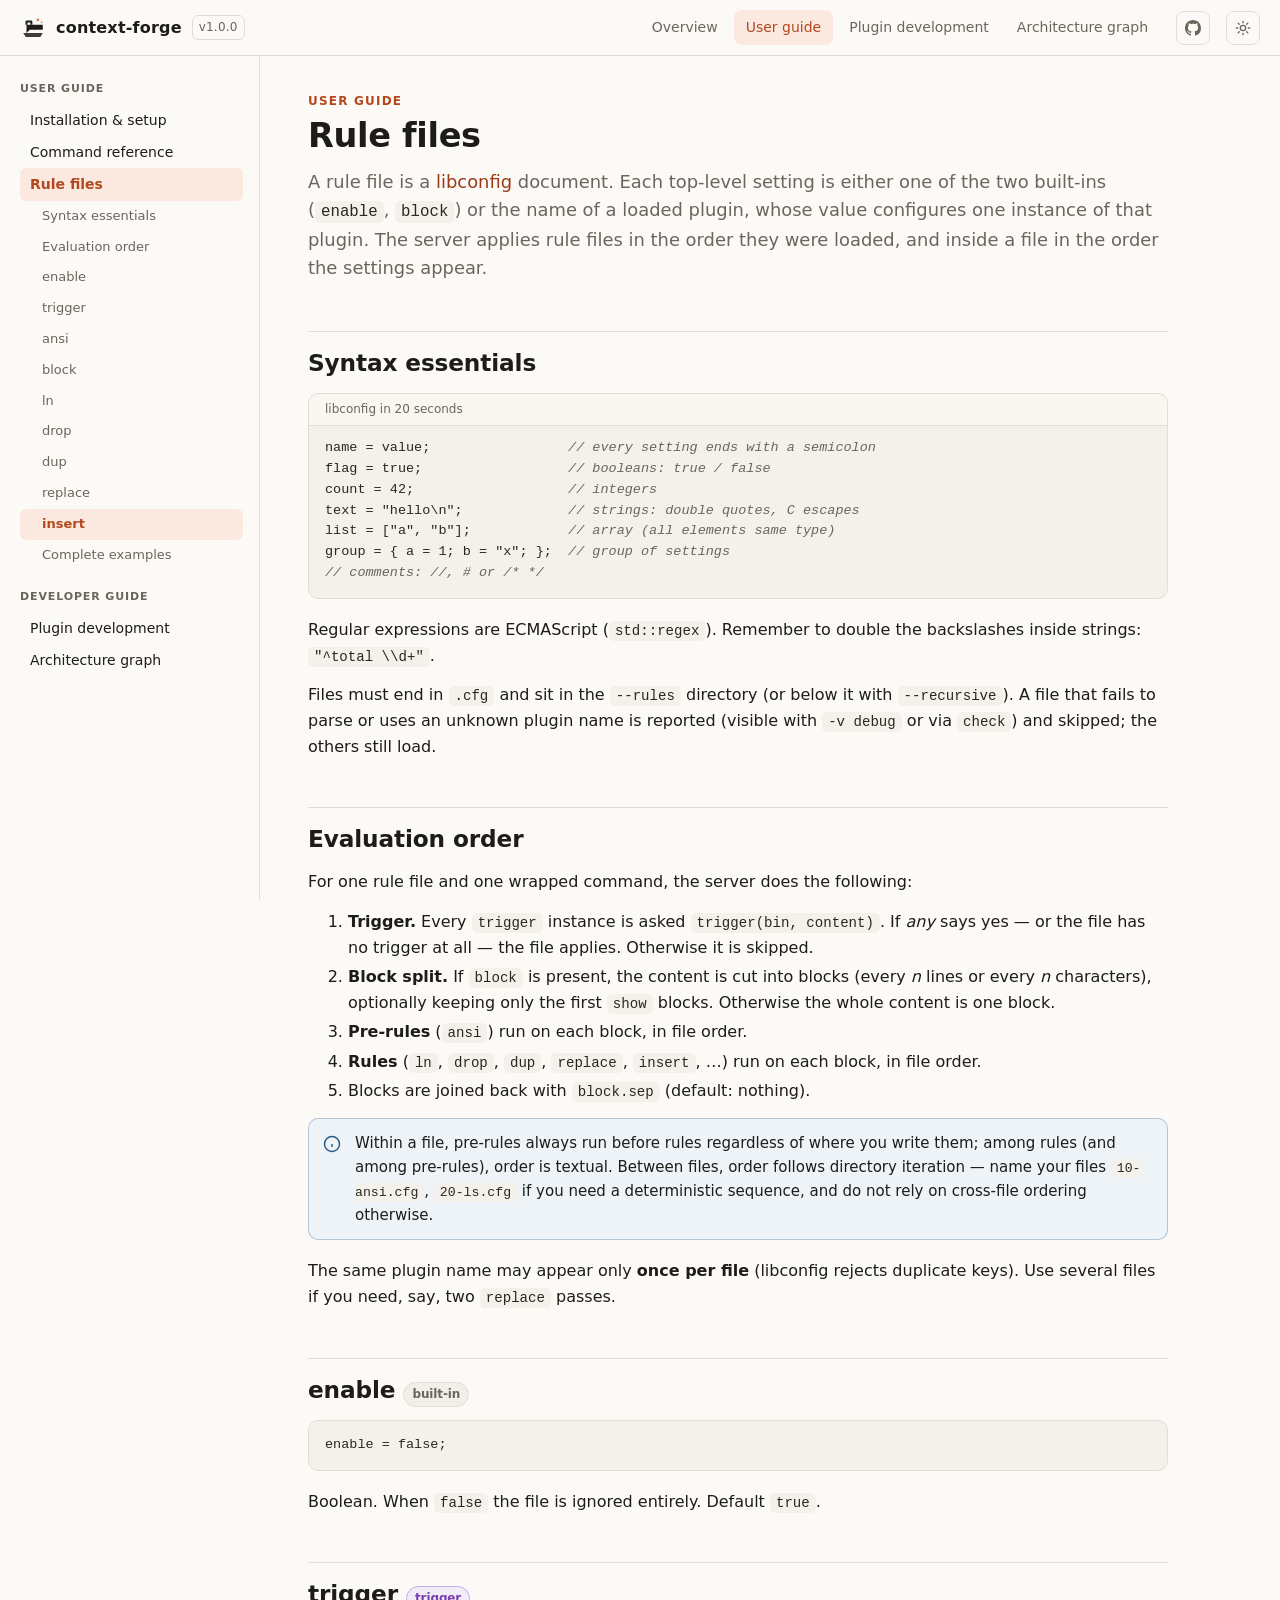
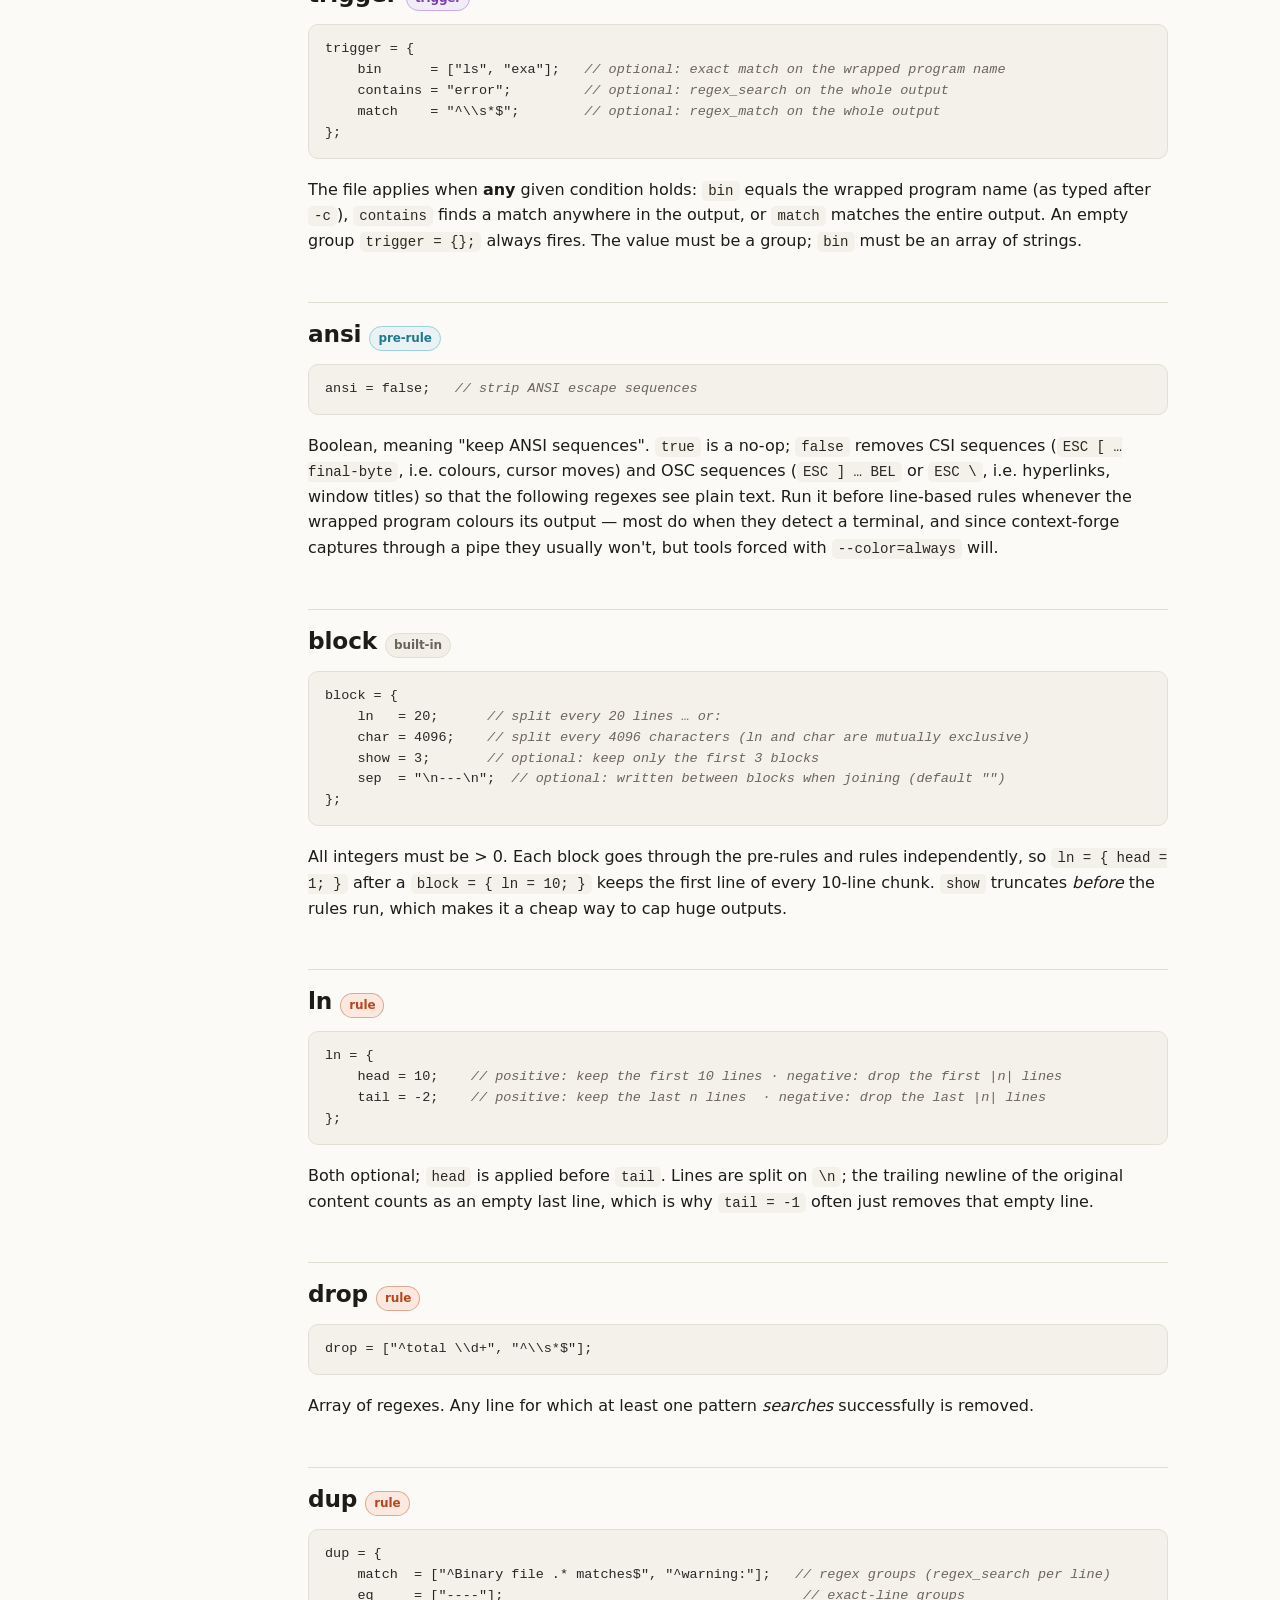
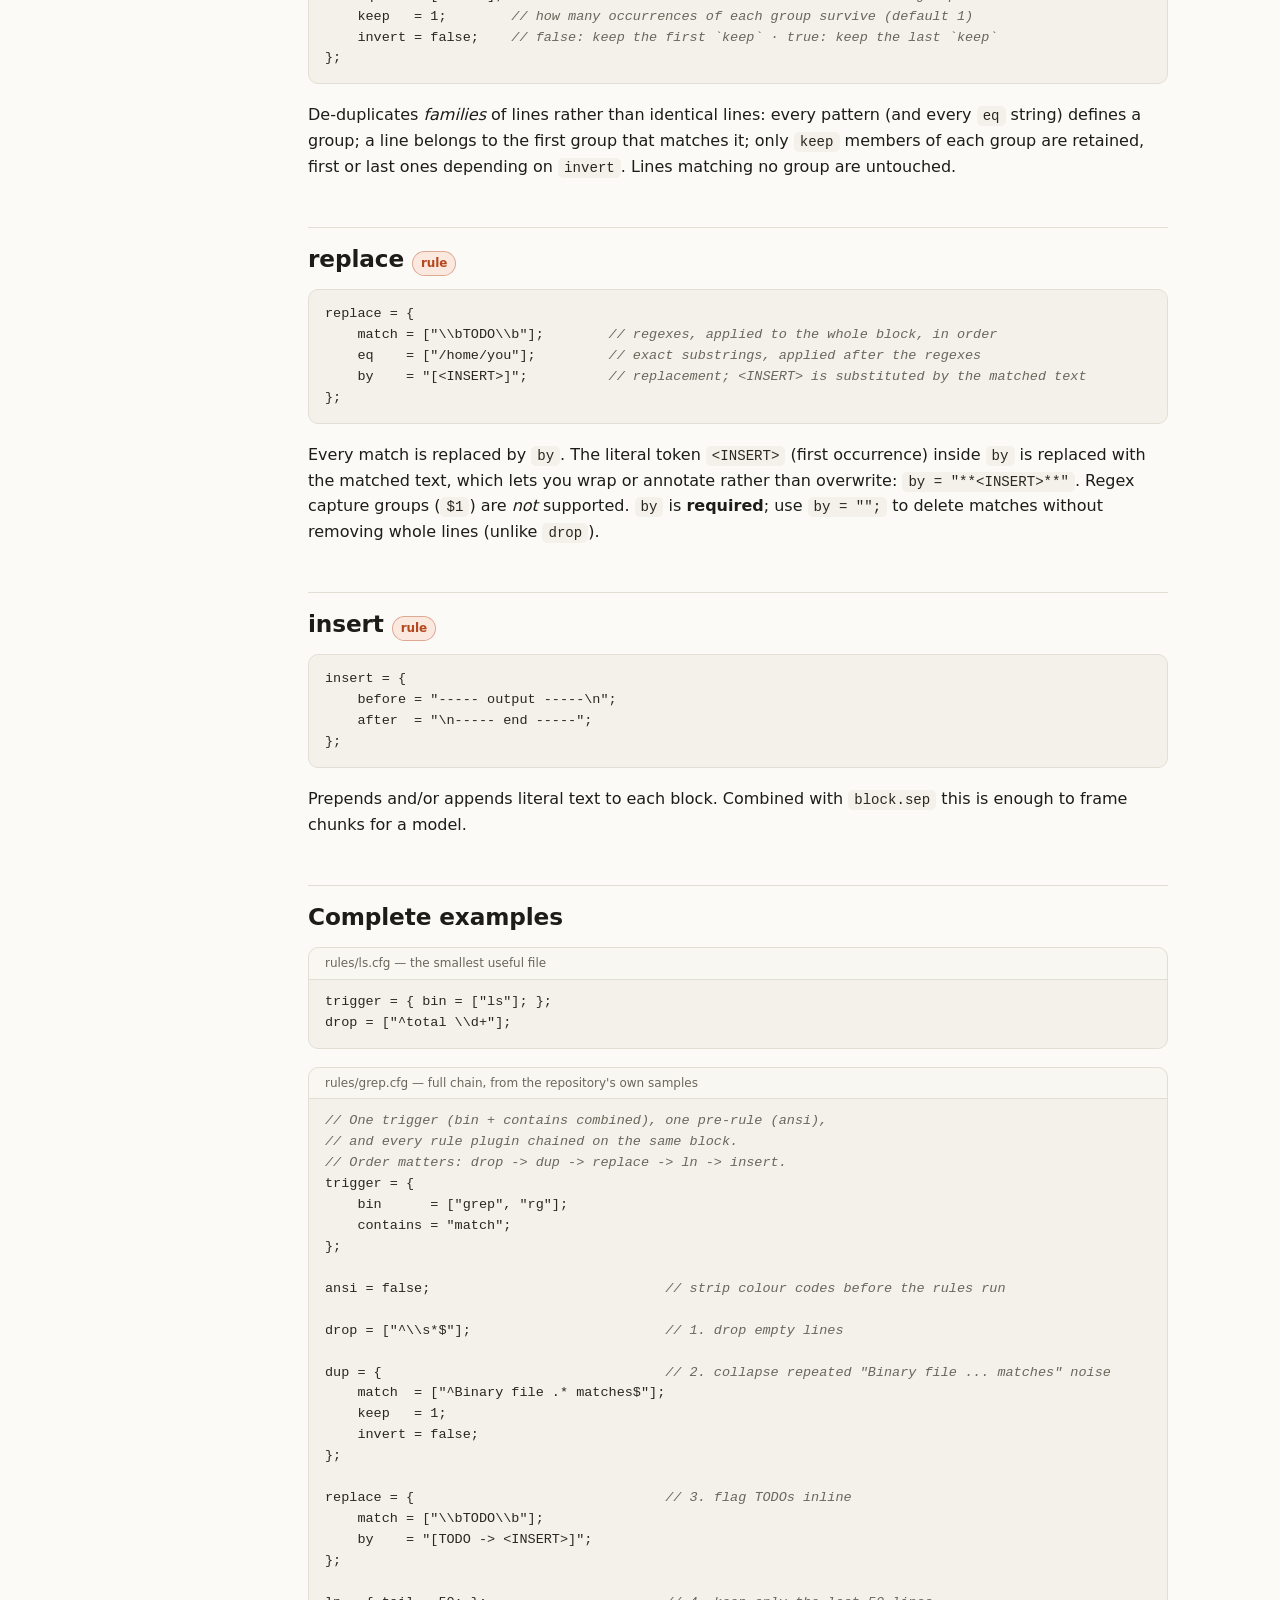
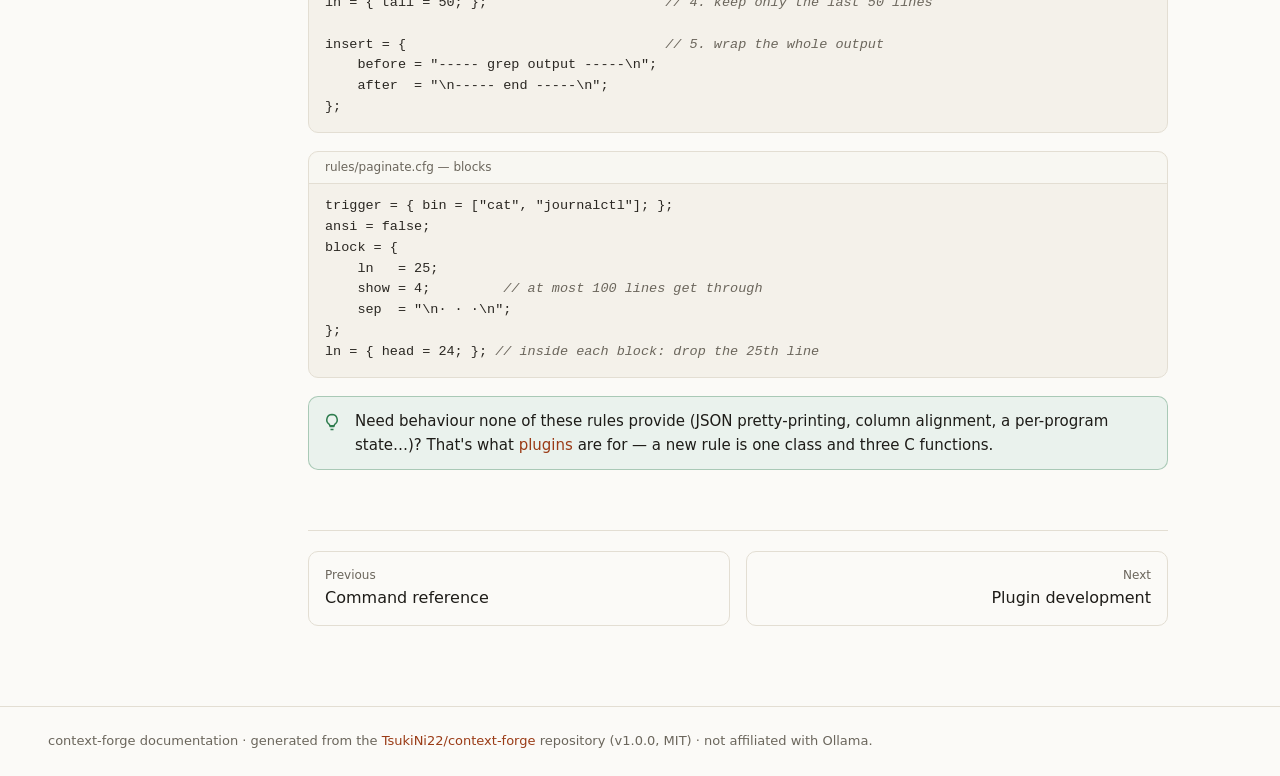
<file: rules.html>
<!DOCTYPE html>
<html lang="en">
<head>
<meta charset="utf-8">
<meta name="viewport" content="width=device-width, initial-scale=1">
<title>Rule files · context-forge docs</title>
<meta name="description" content="Reference for context-forge .cfg rule files: trigger, ansi, block, ln, drop, dup, replace, insert.">
<link rel="icon" href="data:image/svg+xml,%3Csvg xmlns='http://www.w3.org/2000/svg' viewBox='0 0 32 32'%3E%3Cpath d='M4 22h24l-3 5H7z' fill='%23b5471f'/%3E%3Cpath d='M8 12h20v6H12l-4 4z' fill='%23b5471f'/%3E%3C/svg%3E">
<link rel="stylesheet" href="assets/style.css">
<script>try{var t=localStorage.getItem('cf-theme');if(t)document.documentElement.setAttribute('data-theme',t);}catch(e){}</script>

</head>
<body>
<header class="topbar">
  <button class="icon-btn menu-btn" aria-label="Open navigation"><svg width="18" height="18" viewBox="0 0 24 24" fill="none" stroke="currentColor" stroke-width="2" stroke-linecap="round"><path d="M4 6h16M4 12h16M4 18h16"/></svg></button>
  <a class="brand" href="index.html"><svg class="logo" viewBox="0 0 32 32" fill="none" aria-hidden="true"><path d="M4 22h24l-3 5H7l-3-5Z" fill="currentColor" opacity=".85"/><path d="M8 12h20v6H12l-4 4v-10Z" fill="currentColor"/><path d="M8 12V8h6v4" stroke="currentColor" stroke-width="2.4" stroke-linejoin="round"/><circle cx="22" cy="6" r="1.6" fill="#e8734a"/><circle cx="26.5" cy="9" r="1.1" fill="#e8734a"/></svg><span>context-forge</span><span class="ver">v1.0.0</span></a>
  <nav class="topnav">
<a href="index.html">Overview</a>
<a href="install.html" class="active">User guide</a>
<a href="plugins.html">Plugin development</a>
<a href="graph.html">Architecture graph</a>
  </nav>
  <a class="icon-btn" href="https://github.com/TsukiNi22/context-forge" title="GitHub repository" aria-label="GitHub repository"><svg width="16" height="16" viewBox="0 0 16 16" fill="currentColor"><path d="M8 0C3.58 0 0 3.58 0 8c0 3.54 2.29 6.53 5.47 7.59.4.07.55-.17.55-.38 0-.19-.01-.82-.01-1.49-2.01.37-2.53-.49-2.69-.94-.09-.23-.48-.94-.82-1.13-.28-.15-.68-.52-.01-.53.63-.01 1.08.58 1.23.82.72 1.21 1.87.87 2.33.66.07-.52.28-.87.51-1.07-1.78-.2-3.64-.89-3.64-3.95 0-.87.31-1.59.82-2.15-.08-.2-.36-1.02.08-2.12 0 0 .67-.21 2.2.82.64-.18 1.32-.27 2-.27.68 0 1.36.09 2 .27 1.53-1.04 2.2-.82 2.2-.82.44 1.1.16 1.92.08 2.12.51.56.82 1.27.82 2.15 0 3.07-1.87 3.75-3.65 3.95.29.25.54.73.54 1.48 0 1.07-.01 1.93-.01 2.2 0 .21.15.46.55.38A8.013 8.013 0 0 0 16 8c0-4.42-3.58-8-8-8Z"/></svg></a>
  <button class="icon-btn" data-theme-toggle title="Toggle light/dark theme" aria-label="Toggle theme"><svg width="16" height="16" viewBox="0 0 24 24" fill="none" stroke="currentColor" stroke-width="2" stroke-linecap="round"><circle cx="12" cy="12" r="4"/><path d="M12 2v2M12 20v2M4.9 4.9l1.4 1.4M17.7 17.7l1.4 1.4M2 12h2M20 12h2M4.9 19.1l1.4-1.4M17.7 6.3l1.4-1.4"/></svg></button>
</header>
<div class="shell">
<aside class="sidebar">
<h4>User guide</h4>
<a href="install.html">Installation & setup</a>
<a href="usage.html">Command reference</a>
<a href="rules.html" class="active">Rule files</a>
<div class="sub"><a href="#syntax">Syntax essentials</a><a href="#order">Evaluation order</a><a href="#enable">enable</a><a href="#trigger">trigger</a><a href="#ansi">ansi</a><a href="#block">block</a><a href="#ln">ln</a><a href="#drop">drop</a><a href="#dup">dup</a><a href="#replace">replace</a><a href="#insert">insert</a><a href="#examples">Complete examples</a></div>
<h4>Developer guide</h4>
<a href="plugins.html">Plugin development</a>
<a href="graph.html">Architecture graph</a>
</aside>
<main class="content">

<div class="page-eyebrow">User guide</div>
<h1>Rule files</h1>
<p class="lead">A rule file is a <a href="https://hyperrealm.github.io/libconfig/libconfig_manual.html#Configuration-Files">libconfig</a> document. Each top-level setting is either one of the two built-ins (<code>enable</code>, <code>block</code>) or the name of a loaded plugin, whose value configures one instance of that plugin. The server applies rule files in the order they were loaded, and inside a file in the order the settings appear.</p>

<div class="toc"><strong>On this page</strong>
<a href="#syntax">Syntax essentials</a>
<a href="#order">Evaluation order</a>
<a href="#enable">enable</a>
<a href="#trigger">trigger</a>
<a href="#ansi">ansi</a>
<a href="#block">block</a>
<a href="#ln">ln</a>
<a href="#drop">drop</a>
<a href="#dup">dup</a>
<a href="#replace">replace</a>
<a href="#insert">insert</a>
<a href="#examples">Complete examples</a>
</div>

<h2 id="syntax">Syntax essentials</h2>
<pre data-title="libconfig in 20 seconds"><code>name = value;                 <span class="c">// every setting ends with a semicolon</span>
flag = true;                  <span class="c">// booleans: true / false</span>
count = 42;                   <span class="c">// integers</span>
text = "hello\n";             <span class="c">// strings: double quotes, C escapes</span>
list = ["a", "b"];            <span class="c">// array (all elements same type)</span>
group = { a = 1; b = "x"; };  <span class="c">// group of settings</span>
<span class="c">// comments: //, # or /* */</span></code></pre>
<p>Regular expressions are ECMAScript (<code>std::regex</code>). Remember to double the backslashes inside strings: <code>"^total \\d+"</code>.</p>
<p>Files must end in <code>.cfg</code> and sit in the <code>--rules</code> directory (or below it with <code>--recursive</code>). A file that fails to parse or uses an unknown plugin name is reported (visible with <code>-v debug</code> or via <code>check</code>) and skipped; the others still load.</p>

<h2 id="order">Evaluation order</h2>
<p>For one rule file and one wrapped command, the server does the following:</p>
<ol>
<li><strong>Trigger.</strong> Every <code>trigger</code> instance is asked <code>trigger(bin, content)</code>. If <em>any</em> says yes — or the file has no trigger at all — the file applies. Otherwise it is skipped.</li>
<li><strong>Block split.</strong> If <code>block</code> is present, the content is cut into blocks (every <em>n</em> lines or every <em>n</em> characters), optionally keeping only the first <code>show</code> blocks. Otherwise the whole content is one block.</li>
<li><strong>Pre-rules</strong> (<code>ansi</code>) run on each block, in file order.</li>
<li><strong>Rules</strong> (<code>ln</code>, <code>drop</code>, <code>dup</code>, <code>replace</code>, <code>insert</code>, …) run on each block, in file order.</li>
<li>Blocks are joined back with <code>block.sep</code> (default: nothing).</li>
</ol>
<div class="callout note"><svg viewBox="0 0 24 24" fill="none" stroke="currentColor" stroke-width="2"><circle cx="12" cy="12" r="10"/><path d="M12 16v-4M12 8h.01"/></svg><div><p>Within a file, pre-rules always run before rules regardless of where you write them; among rules (and among pre-rules), order is textual. Between files, order follows directory iteration — name your files <code>10-ansi.cfg</code>, <code>20-ls.cfg</code> if you need a deterministic sequence, and do not rely on cross-file ordering otherwise.</p></div></div>
<p>The same plugin name may appear only <strong>once per file</strong> (libconfig rejects duplicate keys). Use several files if you need, say, two <code>replace</code> passes.</p>

<h2 id="enable">enable <span class="pill">built-in</span></h2>
<pre><code>enable = false;</code></pre>
<p>Boolean. When <code>false</code> the file is ignored entirely. Default <code>true</code>.</p>

<h2 id="trigger">trigger <span class="pill trigger">trigger</span></h2>
<pre><code>trigger = {
    bin      = ["ls", "exa"];   <span class="c">// optional: exact match on the wrapped program name</span>
    contains = "error";         <span class="c">// optional: regex_search on the whole output</span>
    match    = "^\\s*$";        <span class="c">// optional: regex_match on the whole output</span>
};</code></pre>
<p>The file applies when <strong>any</strong> given condition holds: <code>bin</code> equals the wrapped program name (as typed after <code>-c</code>), <code>contains</code> finds a match anywhere in the output, or <code>match</code> matches the entire output. An empty group <code>trigger = {};</code> always fires. The value must be a group; <code>bin</code> must be an array of strings.</p>

<h2 id="ansi">ansi <span class="pill pre">pre-rule</span></h2>
<pre><code>ansi = false;   <span class="c">// strip ANSI escape sequences</span></code></pre>
<p>Boolean, meaning "keep ANSI sequences". <code>true</code> is a no-op; <code>false</code> removes CSI sequences (<code>ESC [ … final-byte</code>, i.e. colours, cursor moves) and OSC sequences (<code>ESC ] … BEL</code> or <code>ESC \</code>, i.e. hyperlinks, window titles) so that the following regexes see plain text. Run it before line-based rules whenever the wrapped program colours its output — most do when they detect a terminal, and since context-forge captures through a pipe they usually won't, but tools forced with <code>--color=always</code> will.</p>

<h2 id="block">block <span class="pill">built-in</span></h2>
<pre><code>block = {
    ln   = 20;      <span class="c">// split every 20 lines … or:</span>
    char = 4096;    <span class="c">// split every 4096 characters (ln and char are mutually exclusive)</span>
    show = 3;       <span class="c">// optional: keep only the first 3 blocks</span>
    sep  = "\n---\n";  <span class="c">// optional: written between blocks when joining (default "")</span>
};</code></pre>
<p>All integers must be &gt; 0. Each block goes through the pre-rules and rules independently, so <code>ln = { head = 1; }</code> after a <code>block = { ln = 10; }</code> keeps the first line of every 10-line chunk. <code>show</code> truncates <em>before</em> the rules run, which makes it a cheap way to cap huge outputs.</p>

<h2 id="ln">ln <span class="pill rule">rule</span></h2>
<pre><code>ln = {
    head = 10;    <span class="c">// positive: keep the first 10 lines · negative: drop the first |n| lines</span>
    tail = -2;    <span class="c">// positive: keep the last n lines  · negative: drop the last |n| lines</span>
};</code></pre>
<p>Both optional; <code>head</code> is applied before <code>tail</code>. Lines are split on <code>\n</code>; the trailing newline of the original content counts as an empty last line, which is why <code>tail = -1</code> often just removes that empty line.</p>

<h2 id="drop">drop <span class="pill rule">rule</span></h2>
<pre><code>drop = ["^total \\d+", "^\\s*$"];</code></pre>
<p>Array of regexes. Any line for which at least one pattern <em>searches</em> successfully is removed.</p>

<h2 id="dup">dup <span class="pill rule">rule</span></h2>
<pre><code>dup = {
    match  = ["^Binary file .* matches$", "^warning:"];   <span class="c">// regex groups (regex_search per line)</span>
    eq     = ["----"];                                     <span class="c">// exact-line groups</span>
    keep   = 1;        <span class="c">// how many occurrences of each group survive (default 1)</span>
    invert = false;    <span class="c">// false: keep the first `keep` · true: keep the last `keep`</span>
};</code></pre>
<p>De-duplicates <em>families</em> of lines rather than identical lines: every pattern (and every <code>eq</code> string) defines a group; a line belongs to the first group that matches it; only <code>keep</code> members of each group are retained, first or last ones depending on <code>invert</code>. Lines matching no group are untouched.</p>

<h2 id="replace">replace <span class="pill rule">rule</span></h2>
<pre><code>replace = {
    match = ["\\bTODO\\b"];        <span class="c">// regexes, applied to the whole block, in order</span>
    eq    = ["/home/you"];         <span class="c">// exact substrings, applied after the regexes</span>
    by    = "[&lt;INSERT&gt;]";          <span class="c">// replacement; &lt;INSERT&gt; is substituted by the matched text</span>
};</code></pre>
<p>Every match is replaced by <code>by</code>. The literal token <code>&lt;INSERT&gt;</code> (first occurrence) inside <code>by</code> is replaced with the matched text, which lets you wrap or annotate rather than overwrite: <code>by = "**&lt;INSERT&gt;**"</code>. Regex capture groups (<code>$1</code>) are <em>not</em> supported. <code>by</code> is <strong>required</strong>; use <code>by = "";</code> to delete matches without removing whole lines (unlike <code>drop</code>).</p>

<h2 id="insert">insert <span class="pill rule">rule</span></h2>
<pre><code>insert = {
    before = "----- output -----\n";
    after  = "\n----- end -----";
};</code></pre>
<p>Prepends and/or appends literal text to each block. Combined with <code>block.sep</code> this is enough to frame chunks for a model.</p>

<h2 id="examples">Complete examples</h2>
<pre data-title="rules/ls.cfg — the smallest useful file"><code>trigger = { bin = ["ls"]; };
drop = ["^total \\d+"];</code></pre>

<pre data-title="rules/grep.cfg — full chain, from the repository's own samples"><code><span class="c">// One trigger (bin + contains combined), one pre-rule (ansi),
// and every rule plugin chained on the same block.
// Order matters: drop -> dup -> replace -> ln -> insert.</span>
trigger = {
    bin      = ["grep", "rg"];
    contains = "match";
};

ansi = false;                             <span class="c">// strip colour codes before the rules run</span>

drop = ["^\\s*$"];                        <span class="c">// 1. drop empty lines</span>

dup = {                                   <span class="c">// 2. collapse repeated "Binary file ... matches" noise</span>
    match  = ["^Binary file .* matches$"];
    keep   = 1;
    invert = false;
};

replace = {                               <span class="c">// 3. flag TODOs inline</span>
    match = ["\\bTODO\\b"];
    by    = "[TODO -&gt; &lt;INSERT&gt;]";
};

ln = { tail = 50; };                      <span class="c">// 4. keep only the last 50 lines</span>

insert = {                                <span class="c">// 5. wrap the whole output</span>
    before = "----- grep output -----\n";
    after  = "\n----- end -----\n";
};</code></pre>

<pre data-title="rules/paginate.cfg — blocks"><code>trigger = { bin = ["cat", "journalctl"]; };
ansi = false;
block = {
    ln   = 25;
    show = 4;         <span class="c">// at most 100 lines get through</span>
    sep  = "\n· · ·\n";
};
ln = { head = 24; }; <span class="c">// inside each block: drop the 25th line</span></code></pre>

<div class="callout tip"><svg viewBox="0 0 24 24" fill="none" stroke="currentColor" stroke-width="2"><path d="M9 18h6M10 22h4M12 2a7 7 0 0 0-4 12.7c.6.5 1 1.3 1 2.1V17h6v-.2c0-.8.4-1.6 1-2.1A7 7 0 0 0 12 2Z"/></svg><div><p>Need behaviour none of these rules provide (JSON pretty-printing, column alignment, a per-program state…)? That's what <a href="plugins.html">plugins</a> are for — a new rule is one class and three C functions.</p></div></div>

<div class="pager">
  <a href="usage.html"><span>Previous</span>Command reference</a>
  <a class="next" href="plugins.html"><span>Next</span>Plugin development</a>
</div>

</main>
</div>
<footer class="site">context-forge documentation · generated from the <a href="https://github.com/TsukiNi22/context-forge">TsukiNi22/context-forge</a> repository (v1.0.0, MIT) · not affiliated with Ollama.</footer>
<script src="assets/site.js"></script>

</body>
</html>
</file>
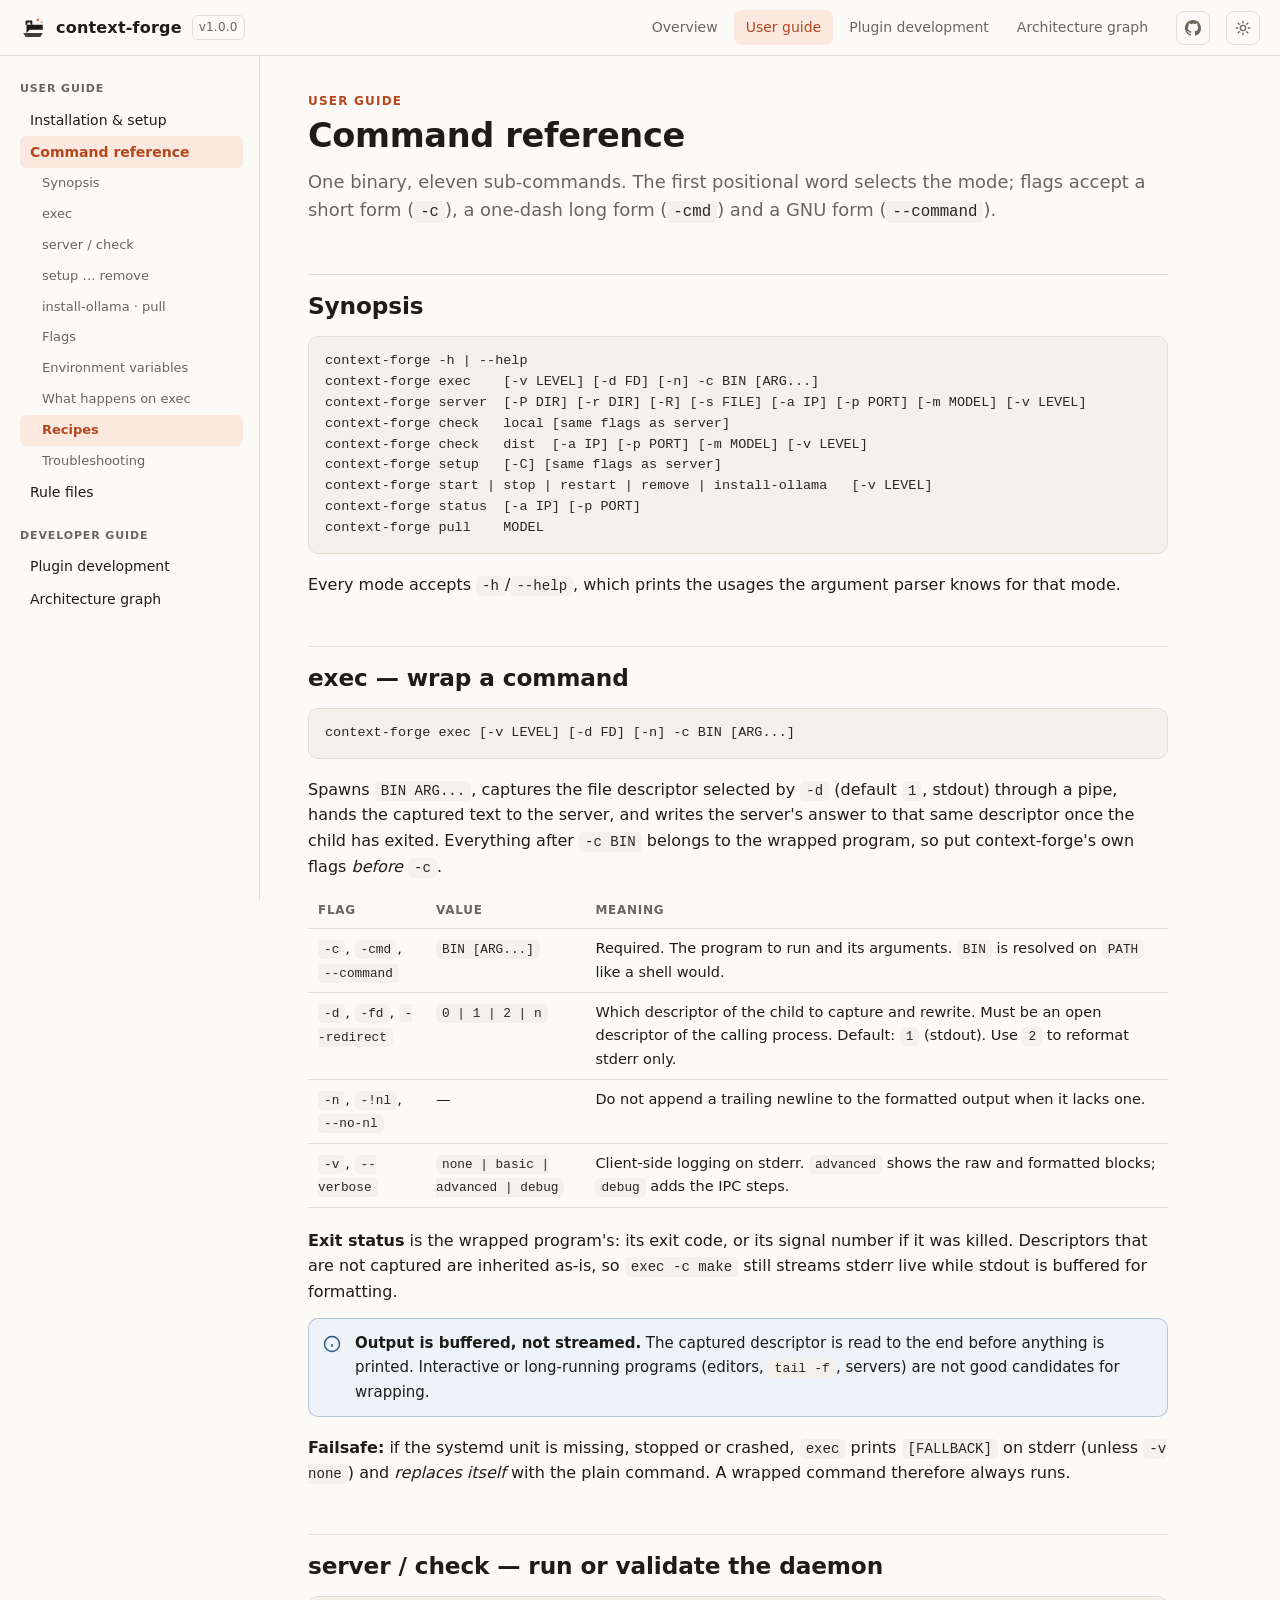
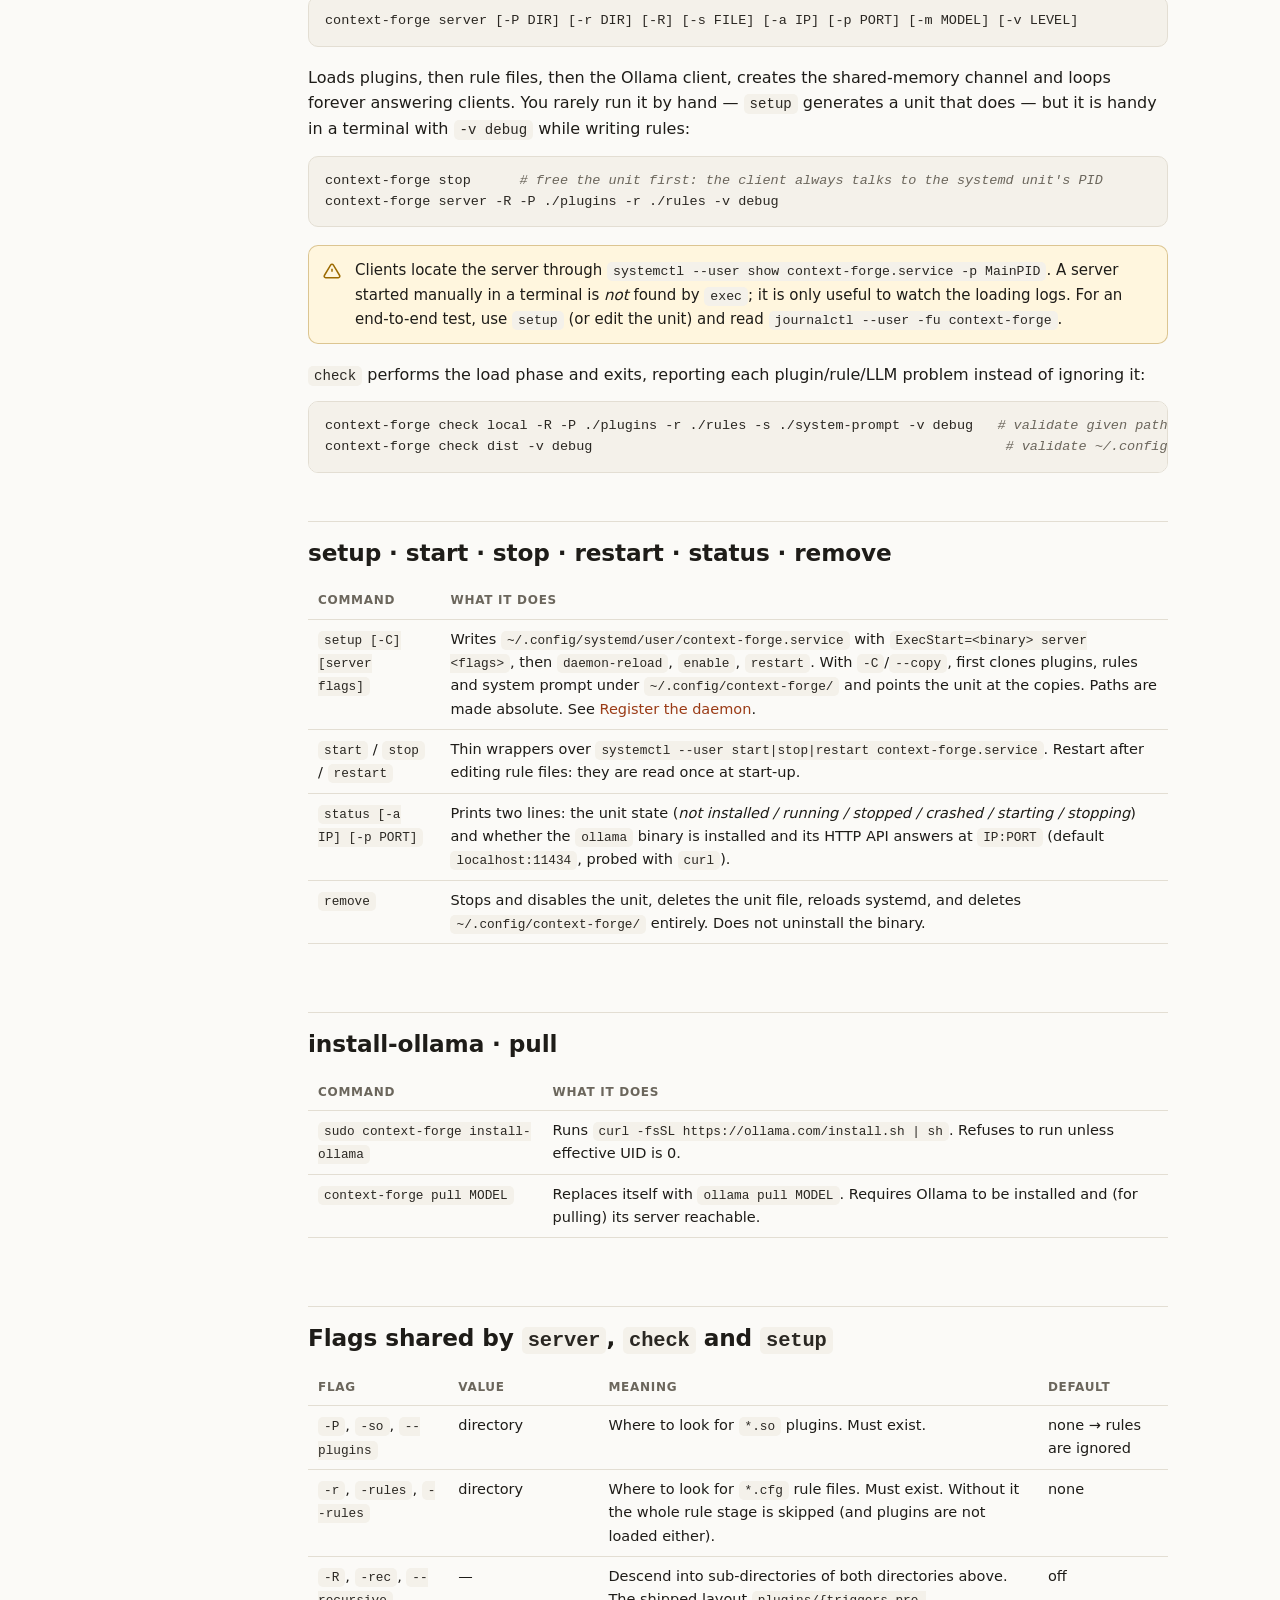
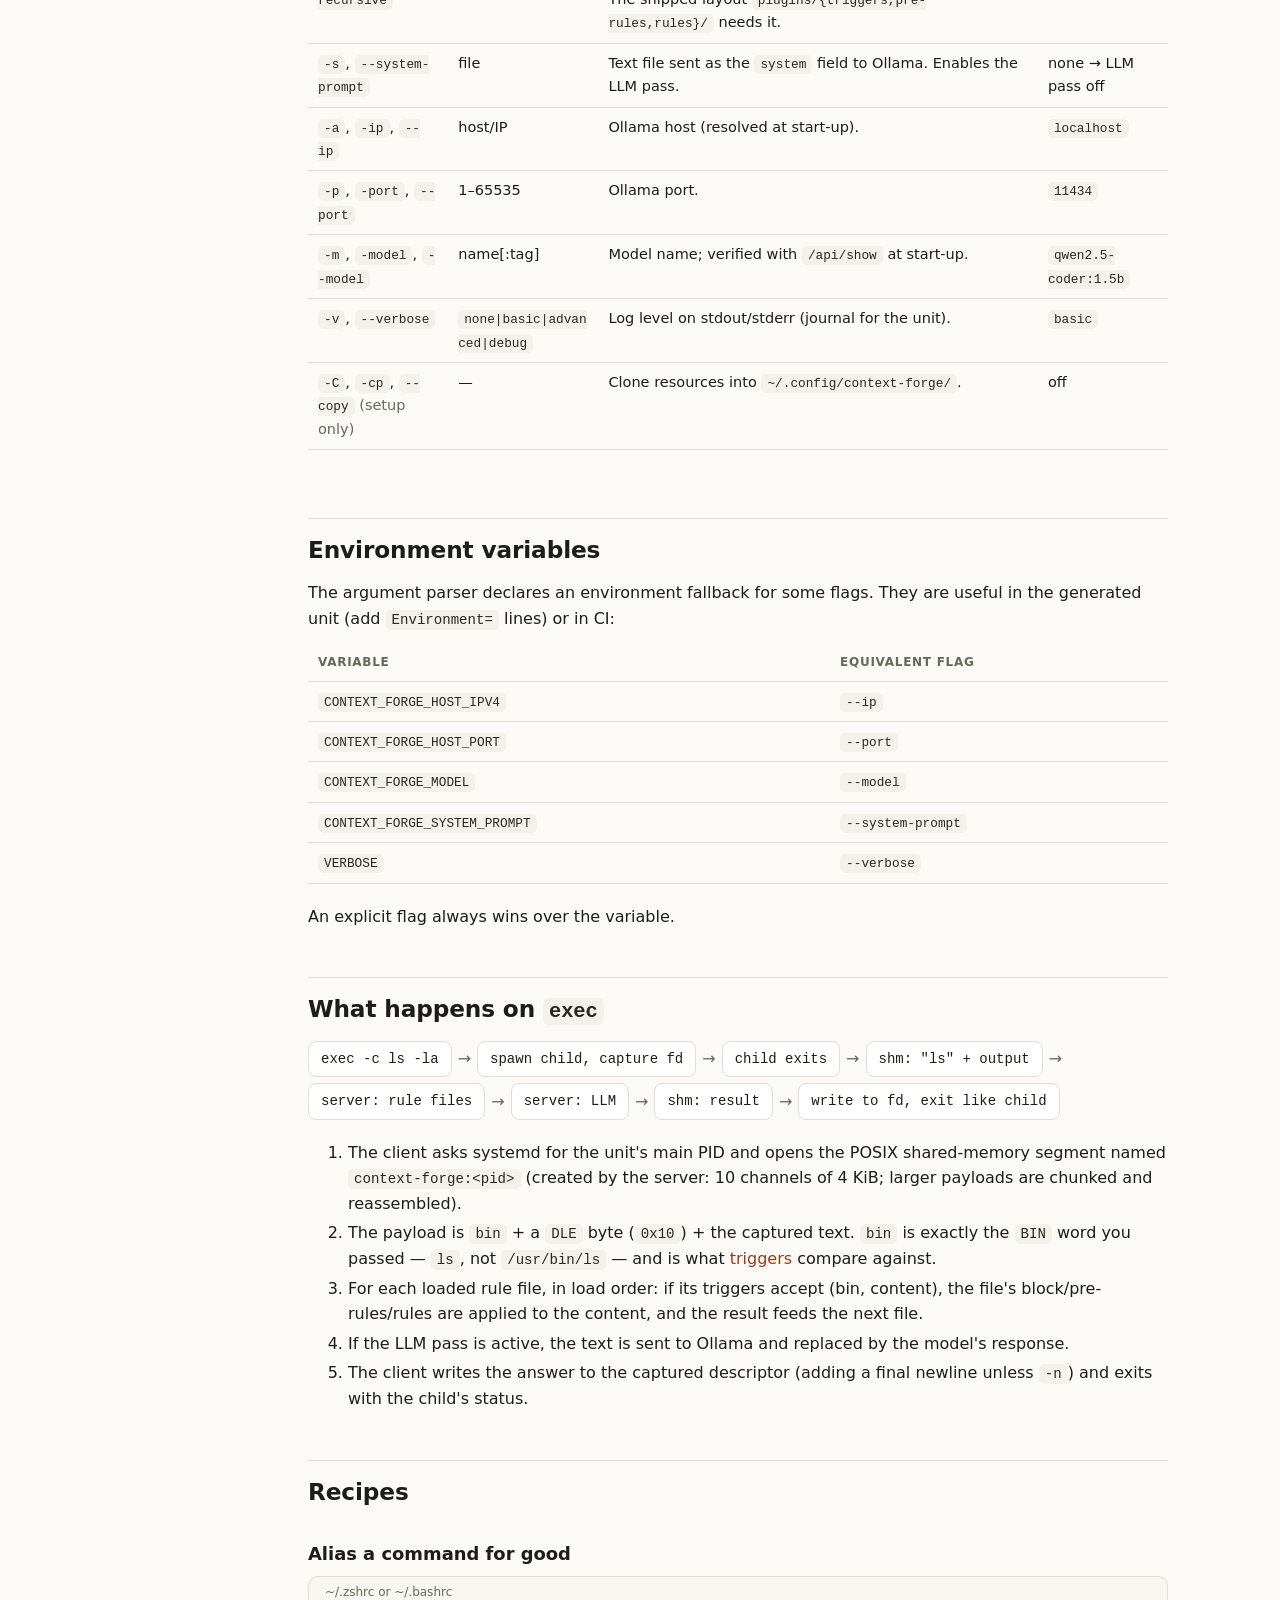
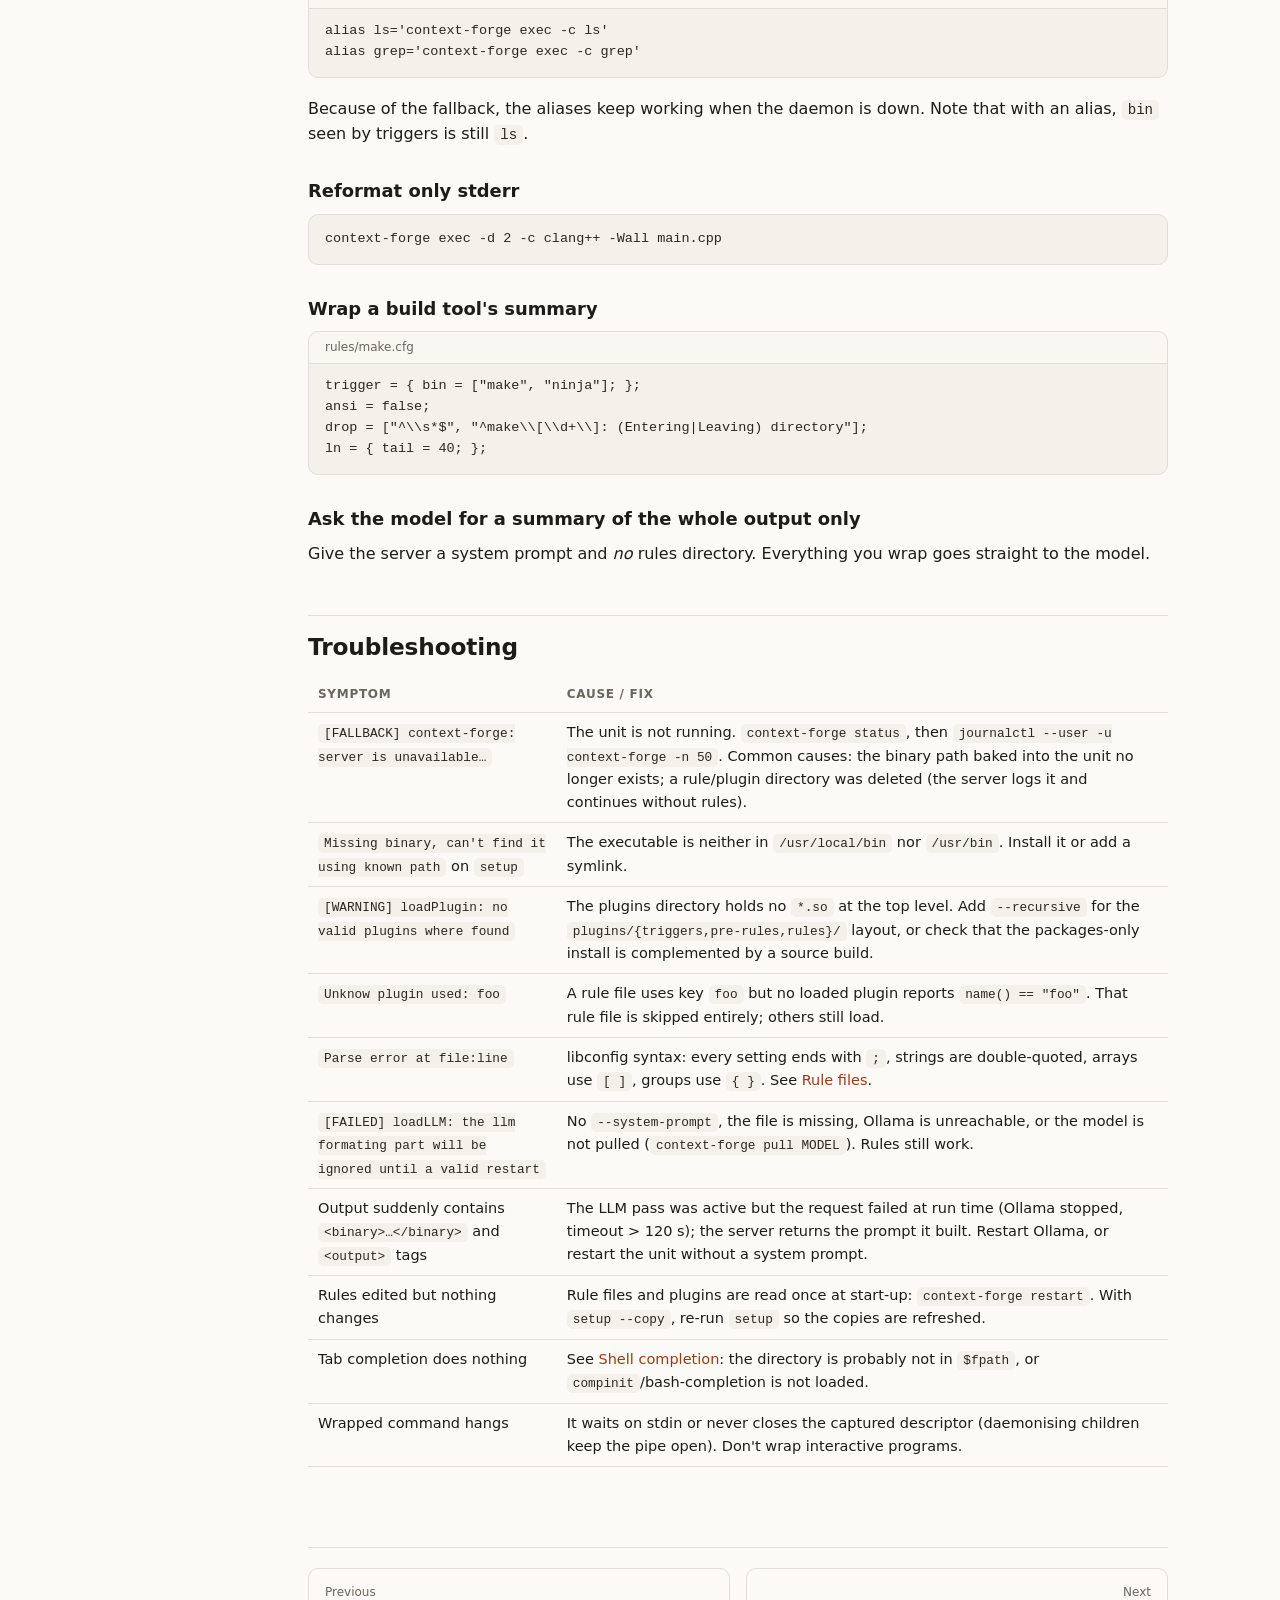
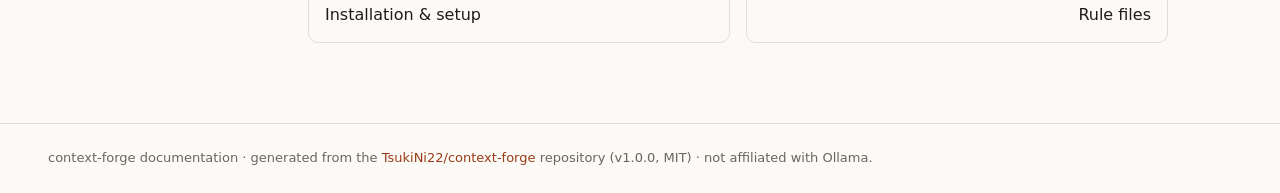
<file: usage.html>
<!DOCTYPE html>
<html lang="en">
<head>
<meta charset="utf-8">
<meta name="viewport" content="width=device-width, initial-scale=1">
<title>Command reference · context-forge docs</title>
<meta name="description" content="Every context-forge sub-command, flag and environment variable, the exec/server workflow and troubleshooting.">
<link rel="icon" href="data:image/svg+xml,%3Csvg xmlns='http://www.w3.org/2000/svg' viewBox='0 0 32 32'%3E%3Cpath d='M4 22h24l-3 5H7z' fill='%23b5471f'/%3E%3Cpath d='M8 12h20v6H12l-4 4z' fill='%23b5471f'/%3E%3C/svg%3E">
<link rel="stylesheet" href="assets/style.css">
<script>try{var t=localStorage.getItem('cf-theme');if(t)document.documentElement.setAttribute('data-theme',t);}catch(e){}</script>

</head>
<body>
<header class="topbar">
  <button class="icon-btn menu-btn" aria-label="Open navigation"><svg width="18" height="18" viewBox="0 0 24 24" fill="none" stroke="currentColor" stroke-width="2" stroke-linecap="round"><path d="M4 6h16M4 12h16M4 18h16"/></svg></button>
  <a class="brand" href="index.html"><svg class="logo" viewBox="0 0 32 32" fill="none" aria-hidden="true"><path d="M4 22h24l-3 5H7l-3-5Z" fill="currentColor" opacity=".85"/><path d="M8 12h20v6H12l-4 4v-10Z" fill="currentColor"/><path d="M8 12V8h6v4" stroke="currentColor" stroke-width="2.4" stroke-linejoin="round"/><circle cx="22" cy="6" r="1.6" fill="#e8734a"/><circle cx="26.5" cy="9" r="1.1" fill="#e8734a"/></svg><span>context-forge</span><span class="ver">v1.0.0</span></a>
  <nav class="topnav">
<a href="index.html">Overview</a>
<a href="install.html" class="active">User guide</a>
<a href="plugins.html">Plugin development</a>
<a href="graph.html">Architecture graph</a>
  </nav>
  <a class="icon-btn" href="https://github.com/TsukiNi22/context-forge" title="GitHub repository" aria-label="GitHub repository"><svg width="16" height="16" viewBox="0 0 16 16" fill="currentColor"><path d="M8 0C3.58 0 0 3.58 0 8c0 3.54 2.29 6.53 5.47 7.59.4.07.55-.17.55-.38 0-.19-.01-.82-.01-1.49-2.01.37-2.53-.49-2.69-.94-.09-.23-.48-.94-.82-1.13-.28-.15-.68-.52-.01-.53.63-.01 1.08.58 1.23.82.72 1.21 1.87.87 2.33.66.07-.52.28-.87.51-1.07-1.78-.2-3.64-.89-3.64-3.95 0-.87.31-1.59.82-2.15-.08-.2-.36-1.02.08-2.12 0 0 .67-.21 2.2.82.64-.18 1.32-.27 2-.27.68 0 1.36.09 2 .27 1.53-1.04 2.2-.82 2.2-.82.44 1.1.16 1.92.08 2.12.51.56.82 1.27.82 2.15 0 3.07-1.87 3.75-3.65 3.95.29.25.54.73.54 1.48 0 1.07-.01 1.93-.01 2.2 0 .21.15.46.55.38A8.013 8.013 0 0 0 16 8c0-4.42-3.58-8-8-8Z"/></svg></a>
  <button class="icon-btn" data-theme-toggle title="Toggle light/dark theme" aria-label="Toggle theme"><svg width="16" height="16" viewBox="0 0 24 24" fill="none" stroke="currentColor" stroke-width="2" stroke-linecap="round"><circle cx="12" cy="12" r="4"/><path d="M12 2v2M12 20v2M4.9 4.9l1.4 1.4M17.7 17.7l1.4 1.4M2 12h2M20 12h2M4.9 19.1l1.4-1.4M17.7 6.3l1.4-1.4"/></svg></button>
</header>
<div class="shell">
<aside class="sidebar">
<h4>User guide</h4>
<a href="install.html">Installation & setup</a>
<a href="usage.html" class="active">Command reference</a>
<div class="sub"><a href="#synopsis">Synopsis</a><a href="#exec">exec</a><a href="#server">server / check</a><a href="#lifecycle">setup … remove</a><a href="#ollama-cmds">install-ollama · pull</a><a href="#flags">Flags</a><a href="#env">Environment variables</a><a href="#pipeline">What happens on exec</a><a href="#recipes">Recipes</a><a href="#troubleshooting">Troubleshooting</a></div>
<a href="rules.html">Rule files</a>
<h4>Developer guide</h4>
<a href="plugins.html">Plugin development</a>
<a href="graph.html">Architecture graph</a>
</aside>
<main class="content">

<div class="page-eyebrow">User guide</div>
<h1>Command reference</h1>
<p class="lead">One binary, eleven sub-commands. The first positional word selects the mode; flags accept a short form (<code>-c</code>), a one-dash long form (<code>-cmd</code>) and a GNU form (<code>--command</code>).</p>

<div class="toc"><strong>On this page</strong>
<a href="#synopsis">Synopsis</a>
<a href="#exec">exec</a>
<a href="#server">server / check</a>
<a href="#lifecycle">setup · start · stop · restart · status · remove</a>
<a href="#ollama-cmds">install-ollama · pull</a>
<a href="#flags">Flags</a>
<a href="#env">Environment variables</a>
<a href="#pipeline">What happens on exec</a>
<a href="#recipes">Recipes</a>
<a href="#troubleshooting">Troubleshooting</a>
</div>

<h2 id="synopsis">Synopsis</h2>
<pre data-nocopy><code>context-forge -h | --help
context-forge exec    [-v LEVEL] [-d FD] [-n] -c BIN [ARG...]
context-forge server  [-P DIR] [-r DIR] [-R] [-s FILE] [-a IP] [-p PORT] [-m MODEL] [-v LEVEL]
context-forge check   local [same flags as server]
context-forge check   dist  [-a IP] [-p PORT] [-m MODEL] [-v LEVEL]
context-forge setup   [-C] [same flags as server]
context-forge start | stop | restart | remove | install-ollama   [-v LEVEL]
context-forge status  [-a IP] [-p PORT]
context-forge pull    MODEL</code></pre>
<p>Every mode accepts <code>-h</code>/<code>--help</code>, which prints the usages the argument parser knows for that mode.</p>

<h2 id="exec">exec — wrap a command</h2>
<pre><code>context-forge exec [-v LEVEL] [-d FD] [-n] -c BIN [ARG...]</code></pre>
<p>Spawns <code>BIN ARG...</code>, captures the file descriptor selected by <code>-d</code> (default <code>1</code>, stdout) through a pipe, hands the captured text to the server, and writes the server's answer to that same descriptor once the child has exited. Everything after <code>-c BIN</code> belongs to the wrapped program, so put context-forge's own flags <em>before</em> <code>-c</code>.</p>
<div class="table-wrap"><table>
<tr><th>Flag</th><th>Value</th><th>Meaning</th></tr>
<tr><td><code>-c</code>, <code>-cmd</code>, <code>--command</code></td><td><code>BIN [ARG...]</code></td><td>Required. The program to run and its arguments. <code>BIN</code> is resolved on <code>PATH</code> like a shell would.</td></tr>
<tr><td><code>-d</code>, <code>-fd</code>, <code>--redirect</code></td><td><code>0 | 1 | 2 | n</code></td><td>Which descriptor of the child to capture and rewrite. Must be an open descriptor of the calling process. Default: <code>1</code> (stdout). Use <code>2</code> to reformat stderr only.</td></tr>
<tr><td><code>-n</code>, <code>-!nl</code>, <code>--no-nl</code></td><td>—</td><td>Do not append a trailing newline to the formatted output when it lacks one.</td></tr>
<tr><td><code>-v</code>, <code>--verbose</code></td><td><code>none | basic | advanced | debug</code></td><td>Client-side logging on stderr. <code>advanced</code> shows the raw and formatted blocks; <code>debug</code> adds the IPC steps.</td></tr>
</table></div>
<p><strong>Exit status</strong> is the wrapped program's: its exit code, or its signal number if it was killed. Descriptors that are not captured are inherited as-is, so <code>exec -c make</code> still streams stderr live while stdout is buffered for formatting.</p>
<div class="callout note"><svg viewBox="0 0 24 24" fill="none" stroke="currentColor" stroke-width="2"><circle cx="12" cy="12" r="10"/><path d="M12 16v-4M12 8h.01"/></svg><div><p><strong>Output is buffered, not streamed.</strong> The captured descriptor is read to the end before anything is printed. Interactive or long-running programs (editors, <code>tail -f</code>, servers) are not good candidates for wrapping.</p></div></div>
<p><strong>Failsafe:</strong> if the systemd unit is missing, stopped or crashed, <code>exec</code> prints <code>[FALLBACK]</code> on stderr (unless <code>-v none</code>) and <em>replaces itself</em> with the plain command. A wrapped command therefore always runs.</p>

<h2 id="server">server / check — run or validate the daemon</h2>
<pre><code>context-forge server [-P DIR] [-r DIR] [-R] [-s FILE] [-a IP] [-p PORT] [-m MODEL] [-v LEVEL]</code></pre>
<p>Loads plugins, then rule files, then the Ollama client, creates the shared-memory channel and loops forever answering clients. You rarely run it by hand — <code>setup</code> generates a unit that does — but it is handy in a terminal with <code>-v debug</code> while writing rules:</p>
<pre><code>context-forge stop      <span class="c"># free the unit first: the client always talks to the systemd unit's PID</span>
context-forge server -R -P ./plugins -r ./rules -v debug</code></pre>
<div class="callout warn"><svg viewBox="0 0 24 24" fill="none" stroke="currentColor" stroke-width="2"><path d="M12 9v4M12 17h.01M10.3 3.9 1.8 18a2 2 0 0 0 1.7 3h17a2 2 0 0 0 1.7-3L13.7 3.9a2 2 0 0 0-3.4 0Z"/></svg><div><p>Clients locate the server through <code>systemctl --user show context-forge.service -p MainPID</code>. A server started manually in a terminal is <em>not</em> found by <code>exec</code>; it is only useful to watch the loading logs. For an end-to-end test, use <code>setup</code> (or edit the unit) and read <code>journalctl --user -fu context-forge</code>.</p></div></div>
<p><code>check</code> performs the load phase and exits, reporting each plugin/rule/LLM problem instead of ignoring it:</p>
<pre><code>context-forge check local -R -P ./plugins -r ./rules -s ./system-prompt -v debug   <span class="c"># validate given paths</span>
context-forge check dist -v debug                                                   <span class="c"># validate ~/.config/context-forge/* (after setup --copy)</span></code></pre>

<h2 id="lifecycle">setup · start · stop · restart · status · remove</h2>
<div class="table-wrap"><table>
<tr><th>Command</th><th>What it does</th></tr>
<tr><td><code>setup [-C] [server flags]</code></td><td>Writes <code>~/.config/systemd/user/context-forge.service</code> with <code>ExecStart=&lt;binary&gt; server &lt;flags&gt;</code>, then <code>daemon-reload</code>, <code>enable</code>, <code>restart</code>. With <code>-C</code>/<code>--copy</code>, first clones plugins, rules and system prompt under <code>~/.config/context-forge/</code> and points the unit at the copies. Paths are made absolute. See <a href="install.html#daemon">Register the daemon</a>.</td></tr>
<tr><td><code>start</code> / <code>stop</code> / <code>restart</code></td><td>Thin wrappers over <code>systemctl --user start|stop|restart context-forge.service</code>. Restart after editing rule files: they are read once at start-up.</td></tr>
<tr><td><code>status [-a IP] [-p PORT]</code></td><td>Prints two lines: the unit state (<em>not installed / running / stopped / crashed / starting / stopping</em>) and whether the <code>ollama</code> binary is installed and its HTTP API answers at <code>IP:PORT</code> (default <code>localhost:11434</code>, probed with <code>curl</code>).</td></tr>
<tr><td><code>remove</code></td><td>Stops and disables the unit, deletes the unit file, reloads systemd, and deletes <code>~/.config/context-forge/</code> entirely. Does not uninstall the binary.</td></tr>
</table></div>

<h2 id="ollama-cmds">install-ollama · pull</h2>
<div class="table-wrap"><table>
<tr><th>Command</th><th>What it does</th></tr>
<tr><td><code>sudo context-forge install-ollama</code></td><td>Runs <code>curl -fsSL https://ollama.com/install.sh | sh</code>. Refuses to run unless effective UID is 0.</td></tr>
<tr><td><code>context-forge pull MODEL</code></td><td>Replaces itself with <code>ollama pull MODEL</code>. Requires Ollama to be installed and (for pulling) its server reachable.</td></tr>
</table></div>

<h2 id="flags">Flags shared by <code>server</code>, <code>check</code> and <code>setup</code></h2>
<div class="table-wrap"><table>
<tr><th>Flag</th><th>Value</th><th>Meaning</th><th>Default</th></tr>
<tr><td><code>-P</code>, <code>-so</code>, <code>--plugins</code></td><td>directory</td><td>Where to look for <code>*.so</code> plugins. Must exist.</td><td>none → rules are ignored</td></tr>
<tr><td><code>-r</code>, <code>-rules</code>, <code>--rules</code></td><td>directory</td><td>Where to look for <code>*.cfg</code> rule files. Must exist. Without it the whole rule stage is skipped (and plugins are not loaded either).</td><td>none</td></tr>
<tr><td><code>-R</code>, <code>-rec</code>, <code>--recursive</code></td><td>—</td><td>Descend into sub-directories of both directories above. The shipped layout <code>plugins/{triggers,pre-rules,rules}/</code> needs it.</td><td>off</td></tr>
<tr><td><code>-s</code>, <code>--system-prompt</code></td><td>file</td><td>Text file sent as the <code>system</code> field to Ollama. Enables the LLM pass.</td><td>none → LLM pass off</td></tr>
<tr><td><code>-a</code>, <code>-ip</code>, <code>--ip</code></td><td>host/IP</td><td>Ollama host (resolved at start-up).</td><td><code>localhost</code></td></tr>
<tr><td><code>-p</code>, <code>-port</code>, <code>--port</code></td><td>1–65535</td><td>Ollama port.</td><td><code>11434</code></td></tr>
<tr><td><code>-m</code>, <code>-model</code>, <code>--model</code></td><td>name[:tag]</td><td>Model name; verified with <code>/api/show</code> at start-up.</td><td><code>qwen2.5-coder:1.5b</code></td></tr>
<tr><td><code>-v</code>, <code>--verbose</code></td><td><code>none|basic|advanced|debug</code></td><td>Log level on stdout/stderr (journal for the unit).</td><td><code>basic</code></td></tr>
<tr><td><code>-C</code>, <code>-cp</code>, <code>--copy</code> <span class="muted">(setup only)</span></td><td>—</td><td>Clone resources into <code>~/.config/context-forge/</code>.</td><td>off</td></tr>
</table></div>

<h2 id="env">Environment variables</h2>
<p>The argument parser declares an environment fallback for some flags. They are useful in the generated unit (add <code>Environment=</code> lines) or in CI:</p>
<div class="table-wrap"><table>
<tr><th>Variable</th><th>Equivalent flag</th></tr>
<tr><td><code>CONTEXT_FORGE_HOST_IPV4</code></td><td><code>--ip</code></td></tr>
<tr><td><code>CONTEXT_FORGE_HOST_PORT</code></td><td><code>--port</code></td></tr>
<tr><td><code>CONTEXT_FORGE_MODEL</code></td><td><code>--model</code></td></tr>
<tr><td><code>CONTEXT_FORGE_SYSTEM_PROMPT</code></td><td><code>--system-prompt</code></td></tr>
<tr><td><code>VERBOSE</code></td><td><code>--verbose</code></td></tr>
</table></div>
<p>An explicit flag always wins over the variable.</p>

<h2 id="pipeline">What happens on <code>exec</code></h2>
<div class="flow">
  <span class="box">exec -c ls -la</span><span class="arr">→</span>
  <span class="box">spawn child, capture fd</span><span class="arr">→</span>
  <span class="box">child exits</span><span class="arr">→</span>
  <span class="box">shm: "ls" + output</span><span class="arr">→</span>
  <span class="box">server: rule files</span><span class="arr">→</span>
  <span class="box">server: LLM</span><span class="arr">→</span>
  <span class="box">shm: result</span><span class="arr">→</span>
  <span class="box">write to fd, exit like child</span>
</div>
<ol>
<li>The client asks systemd for the unit's main PID and opens the POSIX shared-memory segment named <code>context-forge:&lt;pid&gt;</code> (created by the server: 10 channels of 4 KiB; larger payloads are chunked and reassembled).</li>
<li>The payload is <code>bin</code> + a <code>DLE</code> byte (<code>0x10</code>) + the captured text. <code>bin</code> is exactly the <code>BIN</code> word you passed — <code>ls</code>, not <code>/usr/bin/ls</code> — and is what <a href="rules.html#trigger">triggers</a> compare against.</li>
<li>For each loaded rule file, in load order: if its triggers accept (bin, content), the file's block/pre-rules/rules are applied to the content, and the result feeds the next file.</li>
<li>If the LLM pass is active, the text is sent to Ollama and replaced by the model's response.</li>
<li>The client writes the answer to the captured descriptor (adding a final newline unless <code>-n</code>) and exits with the child's status.</li>
</ol>

<h2 id="recipes">Recipes</h2>
<h3>Alias a command for good</h3>
<pre data-title="~/.zshrc or ~/.bashrc"><code>alias ls='context-forge exec -c ls'
alias grep='context-forge exec -c grep'</code></pre>
<p>Because of the fallback, the aliases keep working when the daemon is down. Note that with an alias, <code>bin</code> seen by triggers is still <code>ls</code>.</p>
<h3>Reformat only stderr</h3>
<pre><code>context-forge exec -d 2 -c clang++ -Wall main.cpp</code></pre>
<h3>Wrap a build tool's summary</h3>
<pre data-title="rules/make.cfg"><code>trigger = { bin = ["make", "ninja"]; };
ansi = false;
drop = ["^\\s*$", "^make\\[\\d+\\]: (Entering|Leaving) directory"];
ln = { tail = 40; };</code></pre>
<h3>Ask the model for a summary of the whole output only</h3>
<p>Give the server a system prompt and <em>no</em> rules directory. Everything you wrap goes straight to the model.</p>

<h2 id="troubleshooting">Troubleshooting</h2>
<div class="table-wrap"><table>
<tr><th>Symptom</th><th>Cause / fix</th></tr>
<tr><td><code>[FALLBACK] context-forge: server is unavailable…</code></td><td>The unit is not running. <code>context-forge status</code>, then <code>journalctl --user -u context-forge -n 50</code>. Common causes: the binary path baked into the unit no longer exists; a rule/plugin directory was deleted (the server logs it and continues without rules).</td></tr>
<tr><td><code>Missing binary, can't find it using known path</code> on <code>setup</code></td><td>The executable is neither in <code>/usr/local/bin</code> nor <code>/usr/bin</code>. Install it or add a symlink.</td></tr>
<tr><td><code>[WARNING] loadPlugin: no valid plugins where found</code></td><td>The plugins directory holds no <code>*.so</code> at the top level. Add <code>--recursive</code> for the <code>plugins/{triggers,pre-rules,rules}/</code> layout, or check that the packages-only install is complemented by a source build.</td></tr>
<tr><td><code>Unknow plugin used: foo</code></td><td>A rule file uses key <code>foo</code> but no loaded plugin reports <code>name() == "foo"</code>. That rule file is skipped entirely; others still load.</td></tr>
<tr><td><code>Parse error at file:line</code></td><td>libconfig syntax: every setting ends with <code>;</code>, strings are double-quoted, arrays use <code>[ ]</code>, groups use <code>{ }</code>. See <a href="rules.html">Rule files</a>.</td></tr>
<tr><td><code>[FAILED] loadLLM: the llm formating part will be ignored until a valid restart</code></td><td>No <code>--system-prompt</code>, the file is missing, Ollama is unreachable, or the model is not pulled (<code>context-forge pull MODEL</code>). Rules still work.</td></tr>
<tr><td>Output suddenly contains <code>&lt;binary&gt;…&lt;/binary&gt;</code> and <code>&lt;output&gt;</code> tags</td><td>The LLM pass was active but the request failed at run time (Ollama stopped, timeout &gt; 120 s); the server returns the prompt it built. Restart Ollama, or restart the unit without a system prompt.</td></tr>
<tr><td>Rules edited but nothing changes</td><td>Rule files and plugins are read once at start-up: <code>context-forge restart</code>. With <code>setup --copy</code>, re-run <code>setup</code> so the copies are refreshed.</td></tr>
<tr><td>Tab completion does nothing</td><td>See <a href="install.html#completion">Shell completion</a>: the directory is probably not in <code>$fpath</code>, or <code>compinit</code>/bash-completion is not loaded.</td></tr>
<tr><td>Wrapped command hangs</td><td>It waits on stdin or never closes the captured descriptor (daemonising children keep the pipe open). Don't wrap interactive programs.</td></tr>
</table></div>

<div class="pager">
  <a href="install.html"><span>Previous</span>Installation &amp; setup</a>
  <a class="next" href="rules.html"><span>Next</span>Rule files</a>
</div>

</main>
</div>
<footer class="site">context-forge documentation · generated from the <a href="https://github.com/TsukiNi22/context-forge">TsukiNi22/context-forge</a> repository (v1.0.0, MIT) · not affiliated with Ollama.</footer>
<script src="assets/site.js"></script>

</body>
</html>
</file>
<file: assets/style.css>
/* context-forge documentation — shared stylesheet (no external dependencies) */
:root {
  --bg: #fbfaf7;
  --bg-soft: #f2efe8;
  --surface: #ffffff;
  --border: #e3ded3;
  --text: #1e1c18;
  --muted: #6b665c;
  --accent: #b5471f;       /* forge ember */
  --accent-soft: #fbe9df;
  --code-bg: #f4f1ea;
  --code-text: #2a2722;
  --link: #9a3b16;
  --ok: #2f7d4f;
  --warn: #9c6a00;
  --warn-bg: #fff6de;
  --info-bg: #eef3f8;
  --info: #2c5a86;
  --danger-bg: #fdecec;
  --danger: #a12c2c;
  --radius: 10px;
  --sidebar-w: 260px;
  --content-w: 860px;
  --font: ui-sans-serif, system-ui, -apple-system, "Segoe UI", Roboto, "Helvetica Neue", Arial, sans-serif;
  --mono: ui-monospace, SFMono-Regular, Menlo, Consolas, "Liberation Mono", monospace;
}
@media (prefers-color-scheme: dark) {
  :root:not([data-theme="light"]) {
    --bg: #15140f; --bg-soft: #1d1b15; --surface: #1f1d17; --border: #33302a;
    --text: #ece8de; --muted: #a39d90; --accent: #e8734a; --accent-soft: #3a241a;
    --code-bg: #24211b; --code-text: #e6e1d6; --link: #f08a62;
    --warn-bg: #3a2f14; --warn: #ffd37a; --info-bg: #1c2a38; --info: #8dbbe8;
    --danger-bg: #3b1b1b; --danger: #f08383; --ok: #6cc38f;
  }
}
:root[data-theme="dark"] {
  --bg: #15140f; --bg-soft: #1d1b15; --surface: #1f1d17; --border: #33302a;
  --text: #ece8de; --muted: #a39d90; --accent: #e8734a; --accent-soft: #3a241a;
  --code-bg: #24211b; --code-text: #e6e1d6; --link: #f08a62;
  --warn-bg: #3a2f14; --warn: #ffd37a; --info-bg: #1c2a38; --info: #8dbbe8;
  --danger-bg: #3b1b1b; --danger: #f08383; --ok: #6cc38f;
}

* { box-sizing: border-box; }
html { scroll-behavior: smooth; }
h2[id], h3[id] { scroll-margin-top: 72px; }
body {
  margin: 0; background: var(--bg); color: var(--text);
  font-family: var(--font); font-size: 16px; line-height: 1.6;
  -webkit-font-smoothing: antialiased;
}
a { color: var(--link); text-decoration: none; }
a:hover { text-decoration: underline; }

/* ---------- layout ---------- */
.topbar {
  position: sticky; top: 0; z-index: 20;
  display: flex; align-items: center; gap: 16px;
  padding: 0 20px; height: 56px;
  background: color-mix(in srgb, var(--bg) 88%, transparent);
  backdrop-filter: blur(8px);
  border-bottom: 1px solid var(--border);
}
.brand { display: flex; align-items: center; gap: 10px; font-weight: 700; letter-spacing: .2px; color: var(--text); }
.brand:hover { text-decoration: none; }
.brand .logo { width: 26px; height: 26px; display: inline-block; }
.brand .ver { font-size: 12px; color: var(--muted); font-weight: 500; padding: 2px 6px; border: 1px solid var(--border); border-radius: 6px; }
.topnav { display: flex; gap: 4px; margin-left: auto; }
.topnav a { padding: 6px 12px; border-radius: 8px; color: var(--muted); font-size: 14px; font-weight: 500; }
.topnav a:hover { background: var(--bg-soft); text-decoration: none; color: var(--text); }
.topnav a.active { background: var(--accent-soft); color: var(--accent); }
.icon-btn { background: none; border: 1px solid var(--border); color: var(--muted); border-radius: 8px; width: 34px; height: 34px; cursor: pointer; display: grid; place-items: center; }
.icon-btn:hover { color: var(--text); background: var(--bg-soft); }
.menu-btn { display: none; }

.shell { display: grid; grid-template-columns: var(--sidebar-w) minmax(0, 1fr); gap: 0; }
.sidebar {
  position: sticky; top: 56px; height: calc(100vh - 56px); overflow-y: auto;
  padding: 24px 16px 40px 20px; border-right: 1px solid var(--border);
  font-size: 14px;
}
.sidebar h4 { margin: 18px 0 6px; font-size: 11px; text-transform: uppercase; letter-spacing: .08em; color: var(--muted); }
.sidebar h4:first-child { margin-top: 0; }
.sidebar a { display: block; padding: 5px 10px; border-radius: 6px; color: var(--text); }
.sidebar a:hover { background: var(--bg-soft); text-decoration: none; }
.sidebar a.active { background: var(--accent-soft); color: var(--accent); font-weight: 600; }
.sidebar .sub a { padding-left: 22px; color: var(--muted); font-size: 13px; }
.sidebar .sub a.active { color: var(--accent); }

main.content { padding: 36px 48px 80px; max-width: calc(var(--content-w) + 96px); min-width: 0; }
.shell > * { min-width: 0; }
main.content > *:first-child { margin-top: 0; }
.page-eyebrow { font-size: 12px; text-transform: uppercase; letter-spacing: .1em; color: var(--accent); font-weight: 700; margin-bottom: 6px; }
h1 { font-size: 2.1rem; line-height: 1.15; margin: 0 0 12px; letter-spacing: -.01em; }
h2 { font-size: 1.45rem; margin: 48px 0 12px; padding-top: 12px; border-top: 1px solid var(--border); letter-spacing: -.005em; }
h3 { font-size: 1.12rem; margin: 30px 0 8px; }
h4 { font-size: 1rem; margin: 20px 0 6px; }
h2 .anchor, h3 .anchor { opacity: 0; margin-left: 8px; color: var(--muted); font-weight: 400; }
h2:hover .anchor, h3:hover .anchor { opacity: 1; }
p.lead { font-size: 1.12rem; color: var(--muted); margin-top: 0; }
p, ul, ol { margin: 0 0 14px; }
li { margin: 4px 0; }
hr { border: 0; border-top: 1px solid var(--border); margin: 32px 0; }
small, .muted { color: var(--muted); }
kbd { font-family: var(--mono); font-size: .85em; padding: 1px 6px; border: 1px solid var(--border); border-bottom-width: 2px; border-radius: 5px; background: var(--bg-soft); }

/* ---------- code ---------- */
code { font-family: var(--mono); font-size: .88em; background: var(--code-bg); color: var(--code-text); padding: 2px 6px; border-radius: 5px; overflow-wrap: anywhere; }
pre {
  position: relative; margin: 0 0 18px; padding: 14px 16px; overflow-x: auto;
  background: var(--code-bg); color: var(--code-text); border: 1px solid var(--border); border-radius: var(--radius);
  font-family: var(--mono); font-size: 13.5px; line-height: 1.55; tab-size: 4;
}
pre code { background: none; padding: 0; font-size: inherit; }
pre[data-title]::before {
  content: attr(data-title); display: block; margin: -14px -16px 12px; padding: 6px 16px;
  font-family: var(--font); font-size: 12px; color: var(--muted); border-bottom: 1px solid var(--border);
  background: color-mix(in srgb, var(--code-bg) 60%, var(--surface));
  border-radius: var(--radius) var(--radius) 0 0;
}
pre .copy {
  position: absolute; top: 8px; right: 8px; font-family: var(--font); font-size: 12px;
  border: 1px solid var(--border); background: var(--surface); color: var(--muted);
  border-radius: 6px; padding: 3px 8px; cursor: pointer; opacity: 0; transition: opacity .15s;
}
pre[data-title] .copy { top: 5px; }
pre:hover .copy { opacity: 1; }
pre .copy:hover { color: var(--text); }
/* light syntax tint */
.c { color: var(--muted); font-style: italic; }
.k { color: var(--accent); }
.s { color: var(--ok); }
.n { color: var(--info); }
.p { color: var(--warn); }

/* ---------- callouts ---------- */
.callout { display: grid; grid-template-columns: 22px 1fr; gap: 10px; padding: 12px 14px; margin: 0 0 18px; border-radius: var(--radius); border: 1px solid transparent; font-size: 15px; }
.callout > svg { width: 18px; height: 18px; margin-top: 4px; }
.callout p:last-child { margin-bottom: 0; }
.callout.note { background: var(--info-bg); border-color: color-mix(in srgb, var(--info) 30%, transparent); }
.callout.note svg { color: var(--info); }
.callout.warn { background: var(--warn-bg); border-color: color-mix(in srgb, var(--warn) 35%, transparent); }
.callout.warn svg { color: var(--warn); }
.callout.danger { background: var(--danger-bg); border-color: color-mix(in srgb, var(--danger) 35%, transparent); }
.callout.danger svg { color: var(--danger); }
.callout.tip { background: color-mix(in srgb, var(--ok) 10%, var(--surface)); border-color: color-mix(in srgb, var(--ok) 35%, transparent); }
.callout.tip svg { color: var(--ok); }

/* ---------- tables ---------- */
table { width: 100%; border-collapse: collapse; margin: 0 0 20px; font-size: 14.5px; }
th, td { text-align: left; padding: 8px 10px; border-bottom: 1px solid var(--border); vertical-align: top; }
th { font-size: 12px; text-transform: uppercase; letter-spacing: .06em; color: var(--muted); font-weight: 600; }
td code { overflow-wrap: anywhere; }
.table-wrap { overflow-x: auto; }

/* ---------- misc components ---------- */
.cards { display: grid; grid-template-columns: repeat(auto-fit, minmax(230px, 1fr)); gap: 14px; margin: 20px 0; }
.card { display: block; padding: 18px; border: 1px solid var(--border); border-radius: var(--radius); background: var(--surface); color: var(--text); transition: border-color .15s, transform .15s; }
.card:hover { border-color: var(--accent); text-decoration: none; transform: translateY(-1px); }
.card h3 { margin: 0 0 6px; font-size: 1.05rem; }
.card p { margin: 0; color: var(--muted); font-size: 14px; }
.card .go { color: var(--accent); font-weight: 600; font-size: 13px; margin-top: 8px; display: inline-block; }
.steps { counter-reset: step; list-style: none; padding: 0; margin: 0 0 20px; }
.steps > li { position: relative; padding-left: 44px; margin: 0 0 18px; }
.steps > li::before { counter-increment: step; content: counter(step); position: absolute; left: 0; top: 2px; width: 28px; height: 28px; border-radius: 50%; background: var(--accent); color: #fff; font-weight: 700; font-size: 14px; display: grid; place-items: center; }
.steps > li > strong { display: block; margin-bottom: 4px; font-size: 1.02rem; }
.pill { display: inline-block; font-size: 12px; font-weight: 600; padding: 2px 8px; border-radius: 999px; background: var(--bg-soft); border: 1px solid var(--border); color: var(--muted); }
.pill.trigger { color: #7a3fb0; border-color: #c9a9ea; background: color-mix(in srgb, #7a3fb0 10%, var(--surface)); }
.pill.pre { color: #1f7a8c; border-color: #9dd0db; background: color-mix(in srgb, #1f7a8c 10%, var(--surface)); }
.pill.rule { color: var(--accent); border-color: color-mix(in srgb, var(--accent) 40%, transparent); background: var(--accent-soft); }
.tabs { display: flex; gap: 4px; border-bottom: 1px solid var(--border); margin-bottom: 12px; flex-wrap: wrap; }
.tabs button { background: none; border: 0; border-bottom: 2px solid transparent; padding: 8px 12px; cursor: pointer; color: var(--muted); font-size: 14px; font-weight: 500; margin-bottom: -1px; }
.tabs button.active { color: var(--accent); border-bottom-color: var(--accent); }
.tab-panel { display: none; }
.tab-panel.active { display: block; }
.flow { display: flex; flex-wrap: wrap; gap: 6px; align-items: center; margin: 12px 0 20px; }
.flow .box { padding: 6px 12px; border: 1px solid var(--border); border-radius: 8px; background: var(--surface); font-size: 14px; font-family: var(--mono); }
.flow .arr { color: var(--muted); }
figure { margin: 0 0 20px; }
figure svg { width: 100%; height: auto; display: block; }
figcaption { font-size: 13px; color: var(--muted); margin-top: 6px; }
.diagram { --d-line: var(--muted); --d-box: var(--surface); --d-text: var(--text); }
.pager { display: flex; justify-content: space-between; gap: 16px; margin-top: 60px; padding-top: 20px; border-top: 1px solid var(--border); }
.pager a { flex: 1; padding: 14px 16px; border: 1px solid var(--border); border-radius: var(--radius); color: var(--text); }
.pager a:hover { border-color: var(--accent); text-decoration: none; }
.pager a span { display: block; font-size: 12px; color: var(--muted); }
.pager a.next { text-align: right; }
footer.site { padding: 24px 48px; border-top: 1px solid var(--border); color: var(--muted); font-size: 13px; }
@media (min-width: 961px) { .shell .toc { display: none; } }
.toc { float: right; width: 220px; margin: 0 0 20px 24px; padding: 12px 14px; font-size: 13px; border: 1px solid var(--border); border-radius: var(--radius); background: var(--surface); }
.toc strong { display: block; margin-bottom: 6px; font-size: 12px; text-transform: uppercase; letter-spacing: .06em; color: var(--muted); }
.toc a { display: block; padding: 2px 0; color: var(--muted); }
.toc a:hover { color: var(--text); }

/* ---------- responsive ---------- */
@media (max-width: 960px) {
  .shell { grid-template-columns: 1fr; }
  .sidebar { position: fixed; left: 0; top: 56px; width: min(320px, 85vw); background: var(--bg); transform: translateX(-105%); transition: transform .2s; z-index: 30; box-shadow: 0 10px 40px rgba(0,0,0,.25); }
  .sidebar.open { transform: none; }
  .menu-btn { display: grid; }
  main.content { padding: 24px 16px 60px; }
  .toc { float: none; width: auto; margin: 0 0 20px; }
  .topnav a { padding: 6px 8px; font-size: 13px; }
  footer.site { padding: 20px 16px; }
}
@media (max-width: 560px) {
  .topnav { display: none; }
  h1 { font-size: 1.7rem; }
}
</file>
<file: assets/graph.css>
/* Architecture graph page */
body { overflow: hidden; }
footer.site { display: none; }
.graph-shell { display: grid; grid-template-columns: 340px minmax(0, 1fr); height: calc(100vh - 56px); }
.graph-panel { overflow-y: auto; border-right: 1px solid var(--border); padding: 20px 18px 40px; font-size: 14px; background: var(--bg); }
.graph-panel h1 { font-size: 1.4rem; margin: 0 0 8px; }
.graph-panel p { margin: 0 0 10px; }
.gp-head p { font-size: 13.5px; }
.gp-section { margin-top: 18px; padding-top: 14px; border-top: 1px solid var(--border); }
.gp-section h4 { margin: 0 0 8px; font-size: 11px; text-transform: uppercase; letter-spacing: .08em; color: var(--muted); }
.gp-row { display: flex; gap: 8px; align-items: center; margin-bottom: 10px; flex-wrap: wrap; }
.seg { display: inline-flex; border: 1px solid var(--border); border-radius: 8px; overflow: hidden; }
.seg button { background: var(--surface); border: 0; padding: 6px 14px; cursor: pointer; color: var(--muted); font-weight: 600; font-size: 13px; }
.seg button + button { border-left: 1px solid var(--border); }
.seg button.active { background: var(--accent); color: #fff; }
.btn { background: var(--surface); border: 1px solid var(--border); border-radius: 8px; padding: 6px 12px; cursor: pointer; color: var(--text); font-size: 13px; font-weight: 500; }
.btn:hover { border-color: var(--accent); }
.btn.active { background: var(--accent-soft); border-color: var(--accent); color: var(--accent); }
#search { width: 100%; padding: 8px 10px; border: 1px solid var(--border); border-radius: 8px; background: var(--surface); color: var(--text); font-size: 13.5px; font-family: var(--font); }
#search:focus { outline: 2px solid color-mix(in srgb, var(--accent) 40%, transparent); border-color: var(--accent); }
.chips { display: flex; flex-wrap: wrap; gap: 6px; }
.chips button { background: var(--surface); border: 1px solid var(--border); border-radius: 999px; padding: 4px 10px; cursor: pointer; font-size: 12.5px; color: var(--text); }
.chips button:hover, .chips button.active { border-color: var(--accent); color: var(--accent); background: var(--accent-soft); }
.legend { display: grid; grid-template-columns: 1fr 1fr; gap: 2px 8px; }
.legend label { display: flex; align-items: center; gap: 7px; padding: 3px 4px; border-radius: 6px; cursor: pointer; font-size: 12.5px; user-select: none; }
.legend label:hover { background: var(--bg-soft); }
.legend label.off { opacity: .45; }
.legend input { display: none; }
.legend .sw { width: 12px; height: 12px; border-radius: 50%; flex: 0 0 12px; box-shadow: 0 0 0 1px rgba(0,0,0,.15) inset; }
.legend .sw.line { height: 3px; border-radius: 2px; width: 16px; flex-basis: 16px; }
.legend .cnt { margin-left: auto; color: var(--muted); font-size: 11px; font-variant-numeric: tabular-nums; }
.opt { display: flex; align-items: center; gap: 8px; padding: 4px 0; font-size: 13px; cursor: pointer; }
.gp-help p { font-size: 12.5px; color: var(--muted); }

.graph-stage { position: relative; background: var(--bg-soft); }
#graph { position: absolute; inset: 0; }
#graph canvas { display: block; }
.panel-toggle { display: none; position: absolute; top: 10px; left: 10px; z-index: 5; background: var(--surface); border: 1px solid var(--border); border-radius: 8px; width: 36px; height: 36px; font-size: 18px; cursor: pointer; color: var(--text); }
.details { position: absolute; right: 14px; top: 14px; width: min(360px, calc(100% - 28px)); max-height: calc(100% - 28px); overflow-y: auto; background: color-mix(in srgb, var(--surface) 94%, transparent); backdrop-filter: blur(6px); border: 1px solid var(--border); border-radius: var(--radius); padding: 14px 16px; box-shadow: 0 8px 30px rgba(0,0,0,.12); font-size: 13.5px; z-index: 4; }
.details .close { position: absolute; top: 6px; right: 8px; background: none; border: 0; font-size: 20px; color: var(--muted); cursor: pointer; }
.details h3 { margin: 2px 0 6px; font-size: 15px; font-family: var(--mono); word-break: break-all; padding-right: 20px; }
.d-kind { font-size: 11px; text-transform: uppercase; letter-spacing: .08em; font-weight: 700; display: inline-flex; align-items: center; gap: 6px; }
.d-kind .sw { width: 10px; height: 10px; border-radius: 50%; display: inline-block; }
.d-meta { color: var(--muted); font-size: 12.5px; }
.d-meta div { margin: 2px 0; }
.d-meta code { font-size: 12px; }
.d-links h5 { margin: 12px 0 4px; font-size: 11px; text-transform: uppercase; letter-spacing: .06em; color: var(--muted); }
.d-links a { display: block; font-family: var(--mono); font-size: 12px; padding: 2px 0; color: var(--text); white-space: nowrap; overflow: hidden; text-overflow: ellipsis; }
.d-links a:hover { color: var(--accent); text-decoration: none; }
.d-links a .rel { color: var(--muted); font-family: var(--font); font-size: 11px; margin-right: 6px; }
.hint { position: absolute; left: 14px; bottom: 12px; font-size: 12px; color: var(--muted); background: color-mix(in srgb, var(--surface) 85%, transparent); padding: 4px 10px; border-radius: 6px; border: 1px solid var(--border); pointer-events: none; }

@media (max-width: 960px) {
  .graph-shell { grid-template-columns: 1fr; }
  .graph-panel { position: absolute; z-index: 6; top: 56px; bottom: 0; left: 0; width: min(340px, 90vw); transform: translateX(-105%); transition: transform .2s; box-shadow: 0 10px 40px rgba(0,0,0,.3); }
  .graph-panel.open { transform: none; }
  .panel-toggle { display: block; }
  .details { top: auto; bottom: 12px; right: 12px; left: 12px; width: auto; max-height: 45%; }
  .hint { display: none; }
}
</file>
